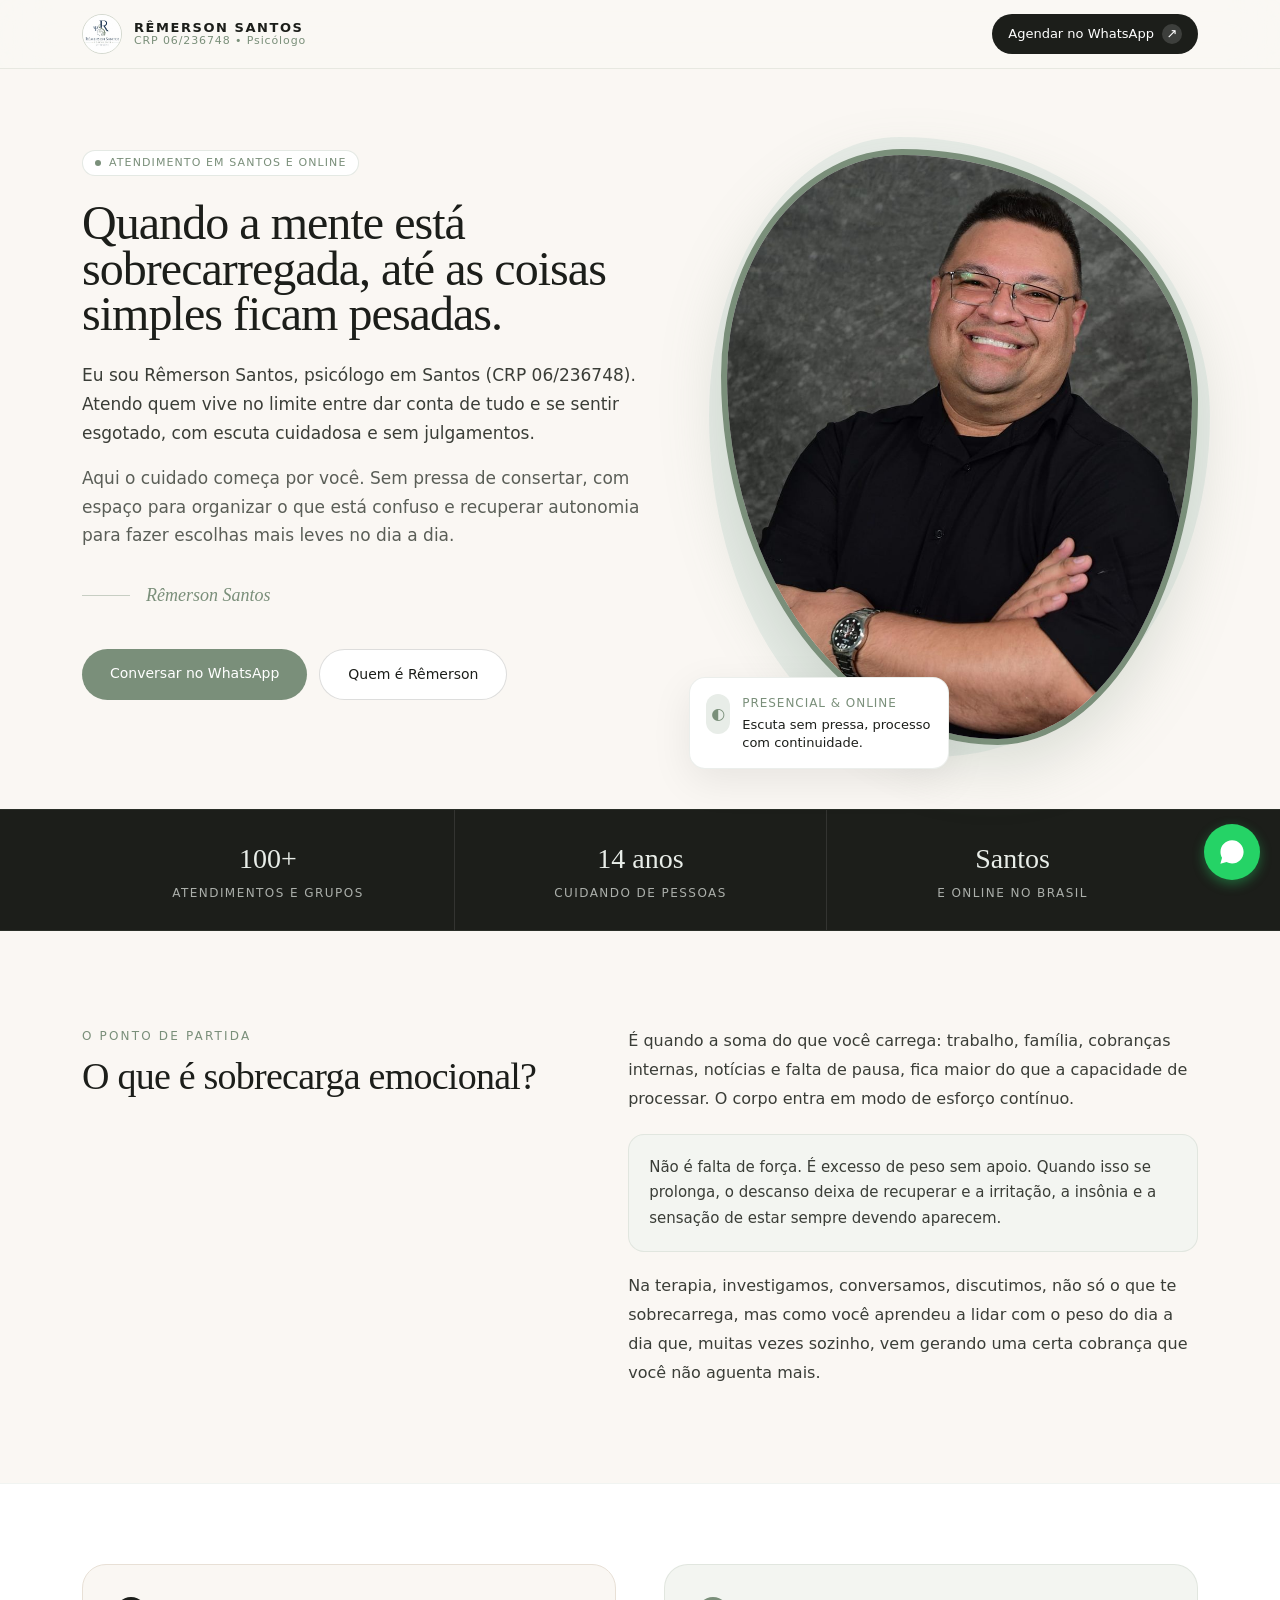
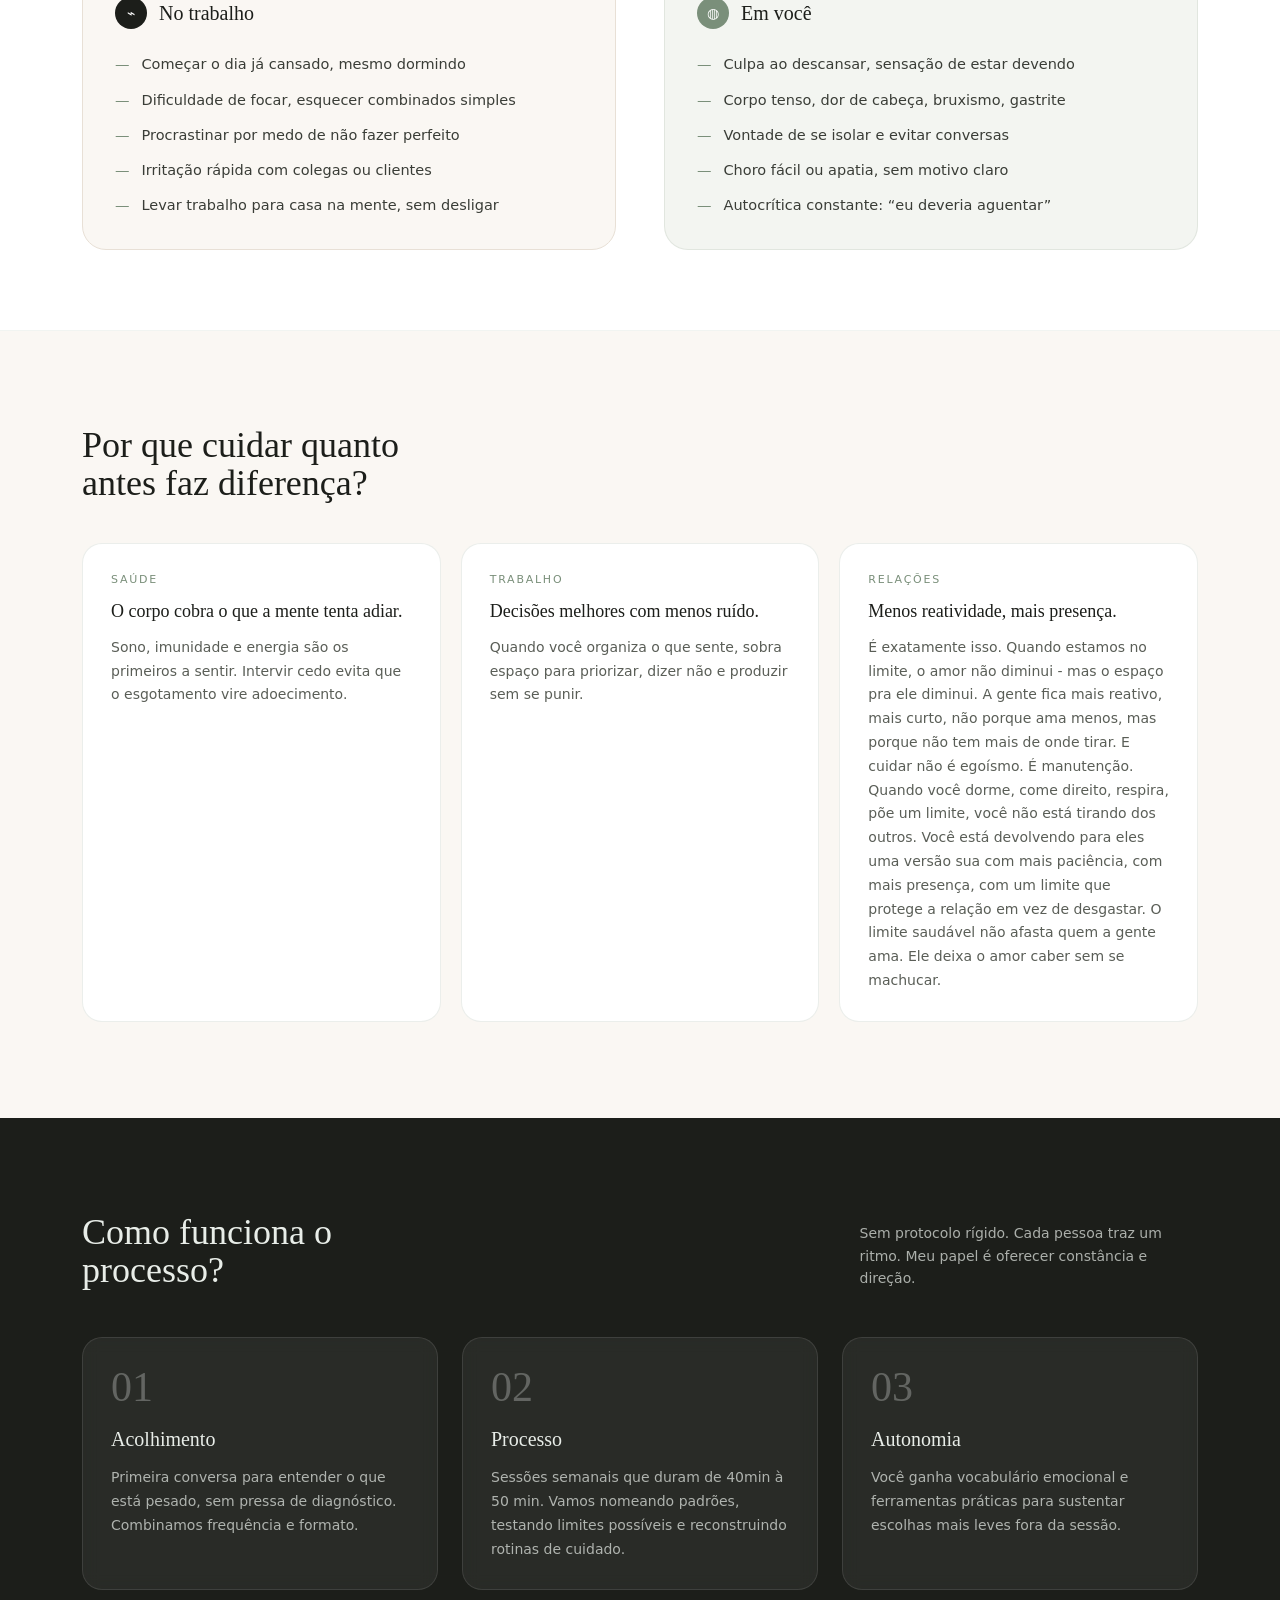
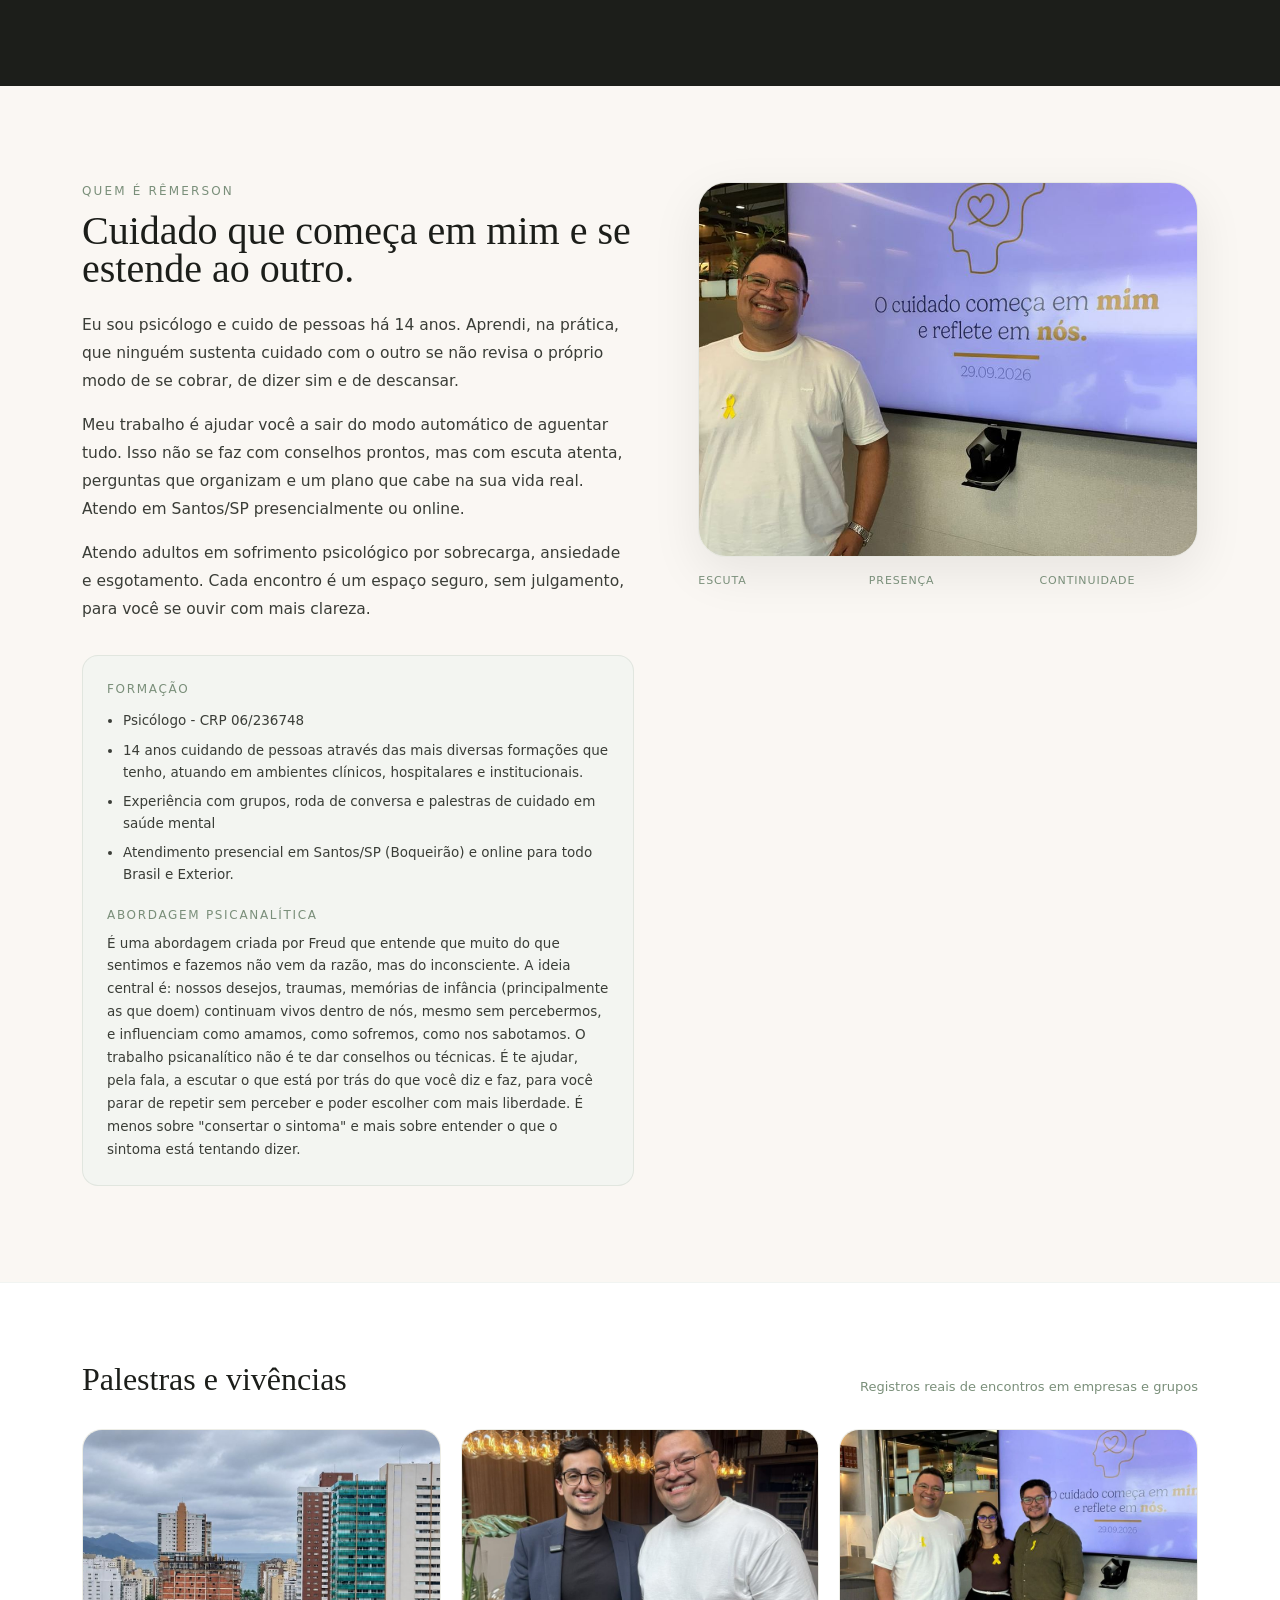
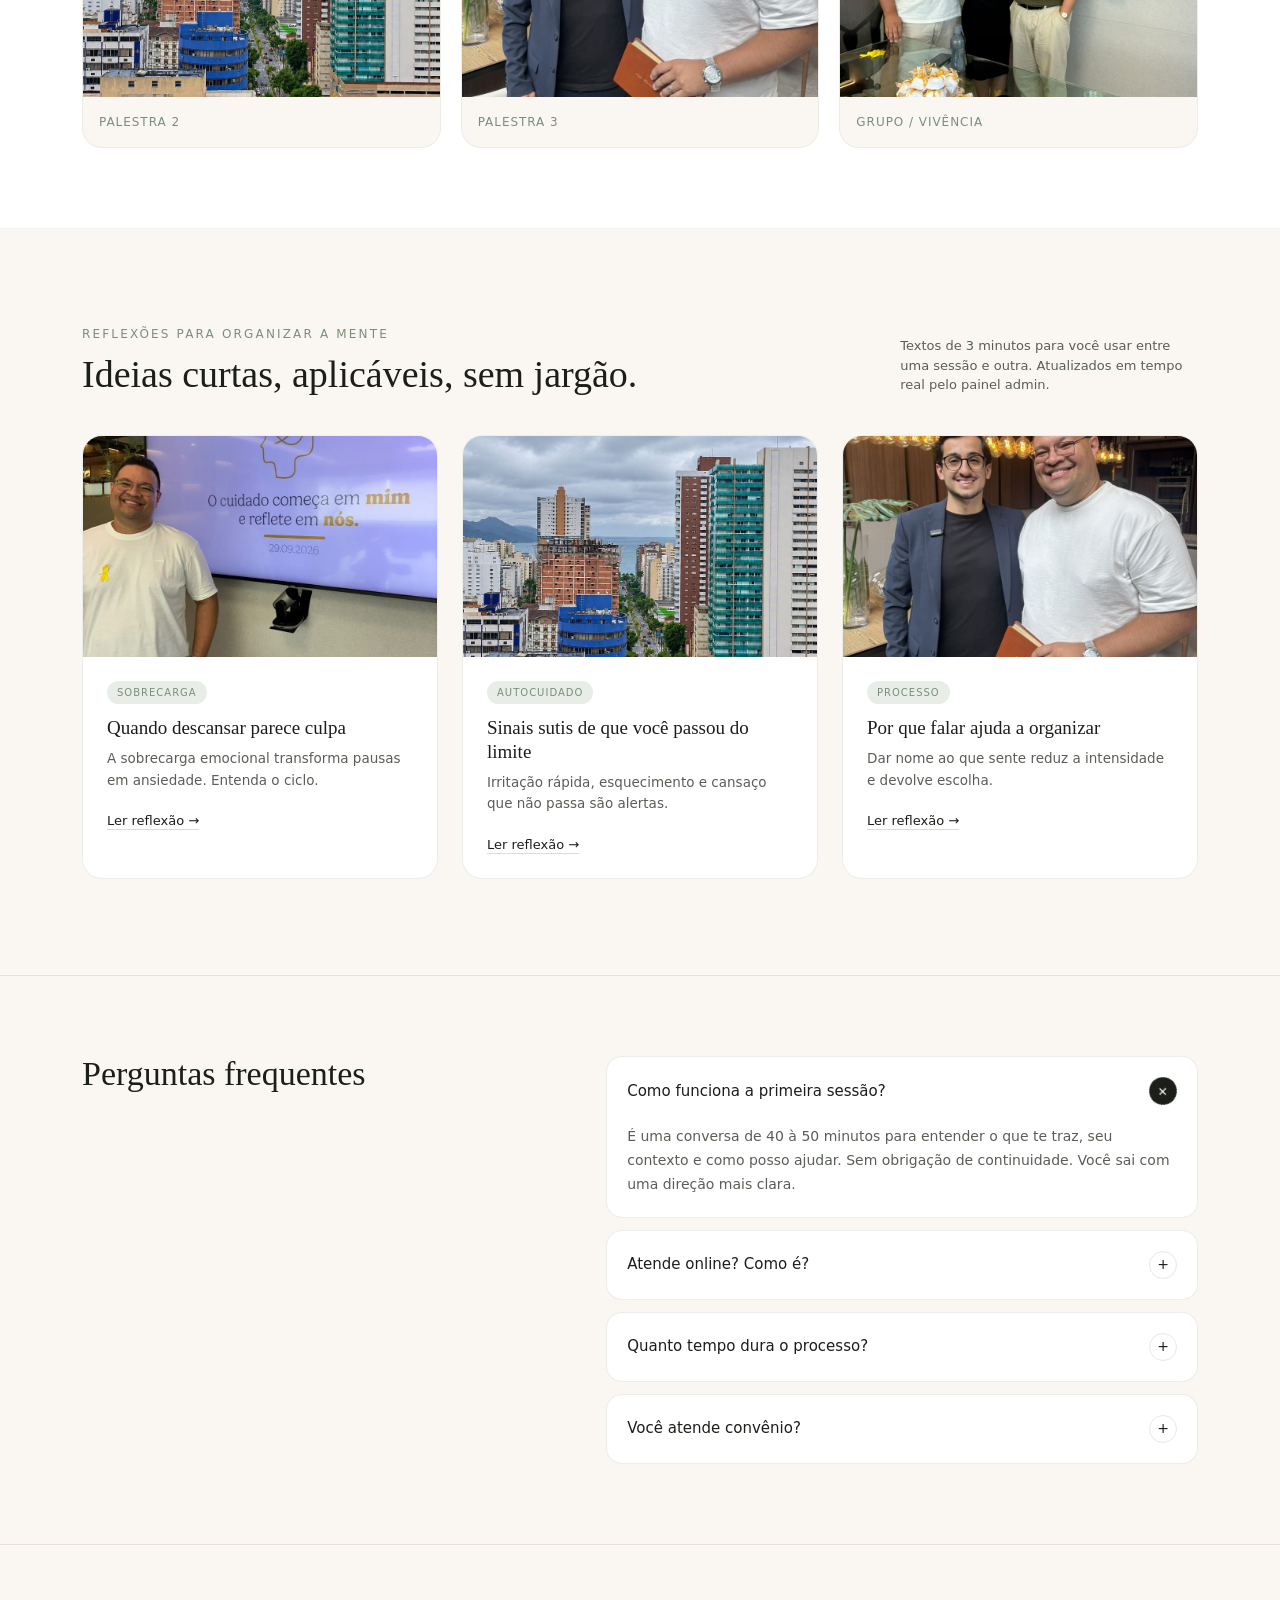
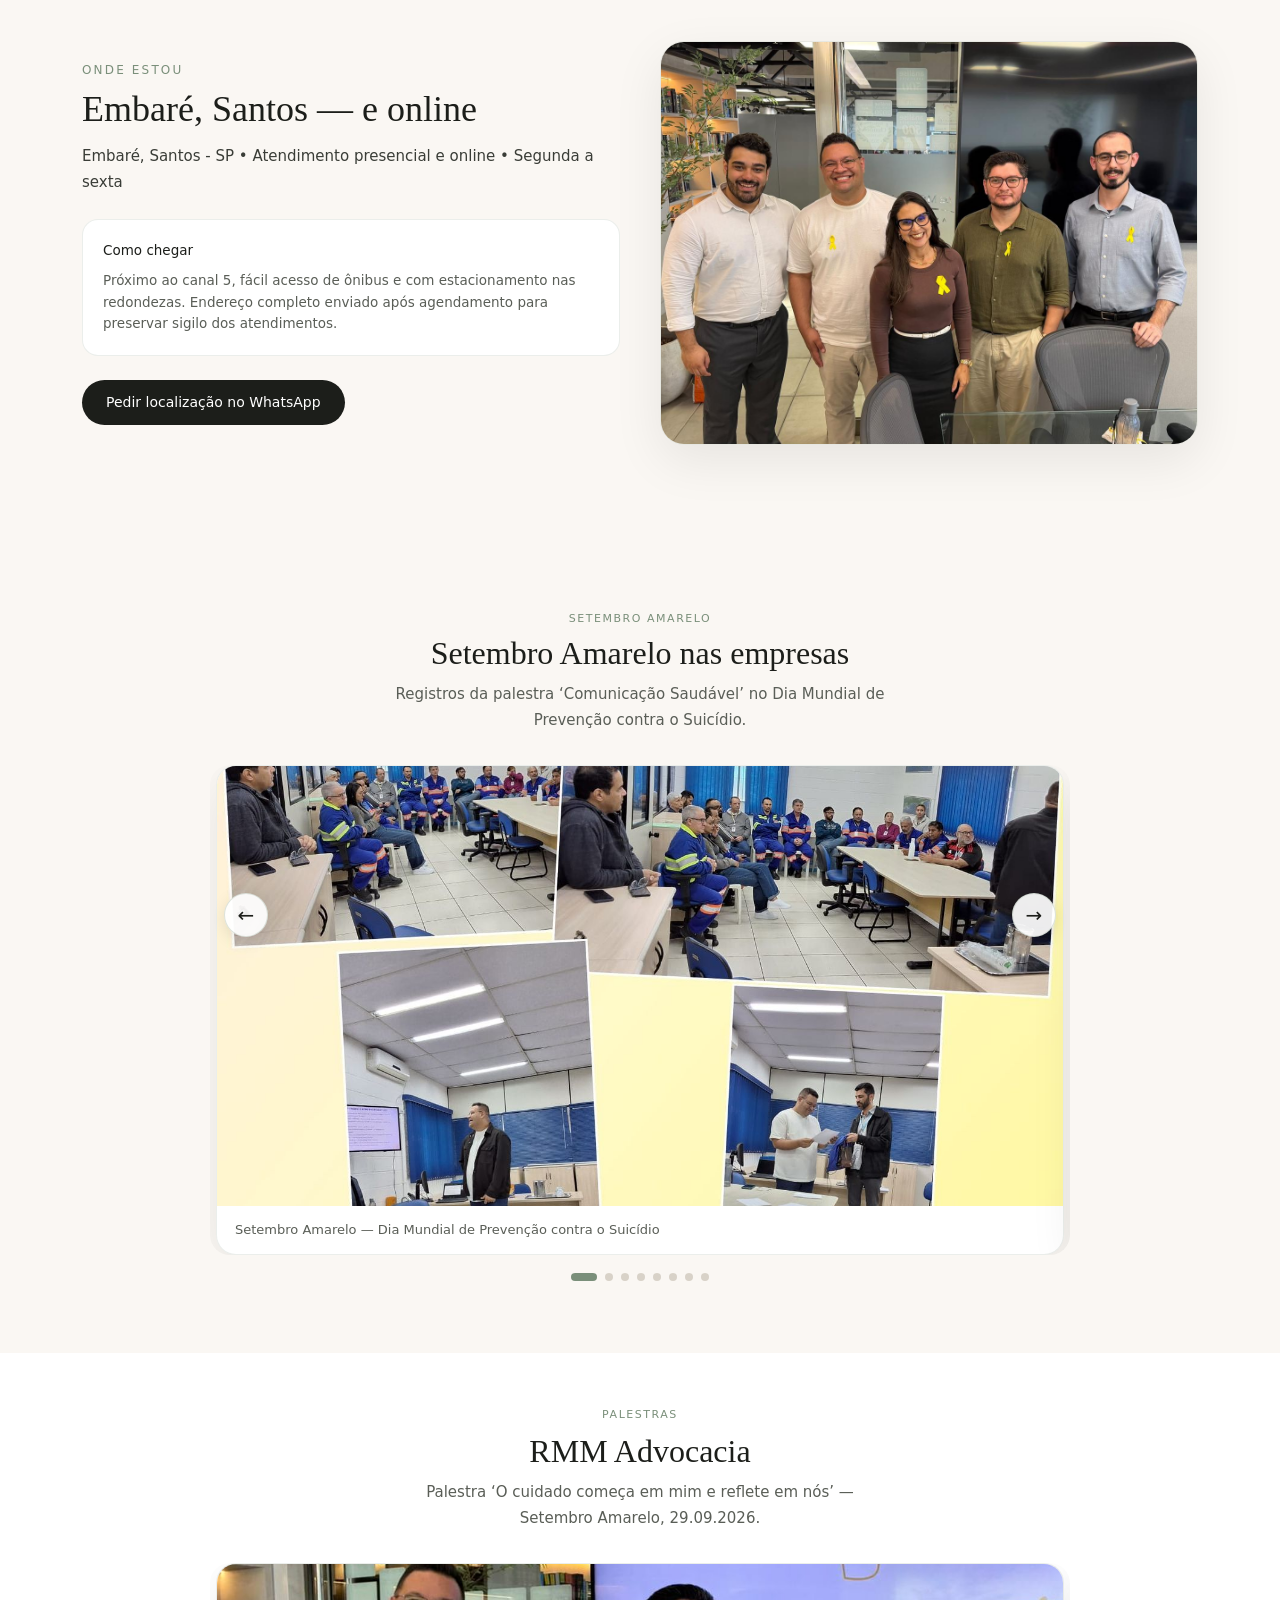
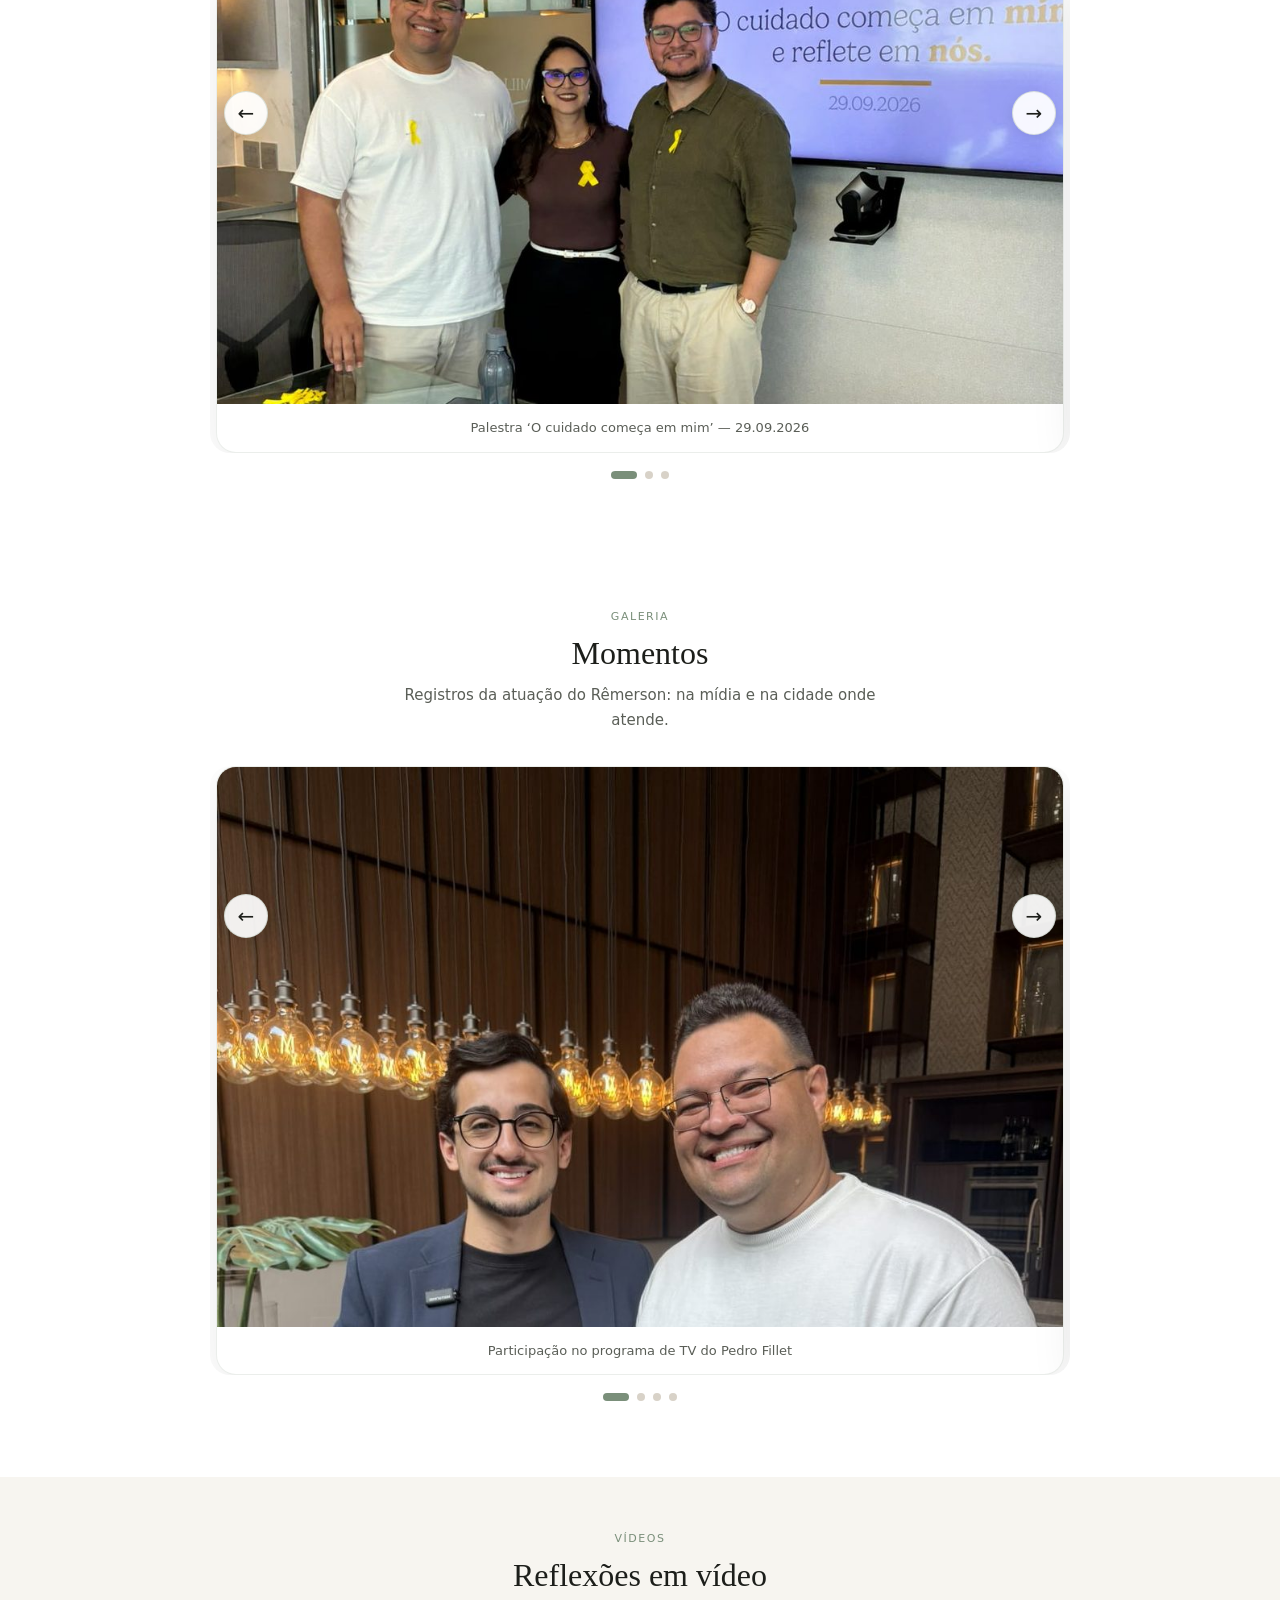
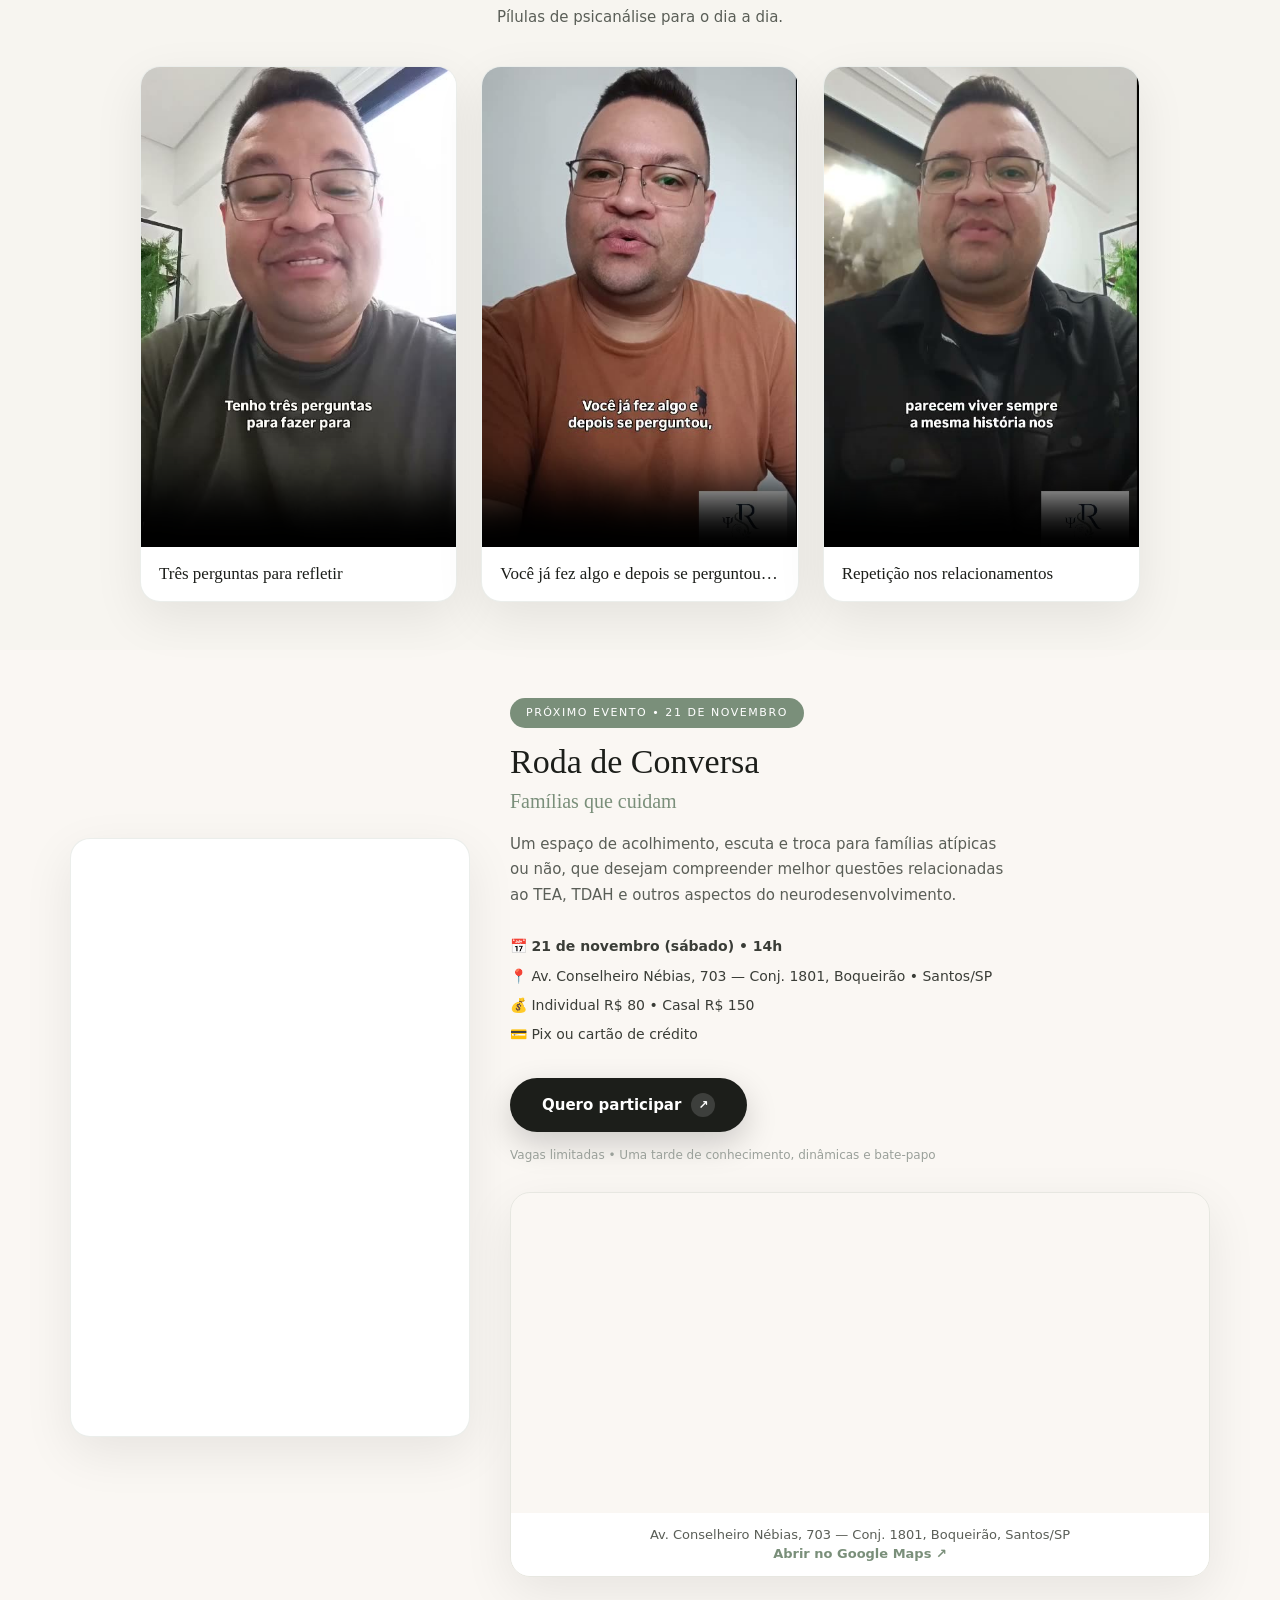
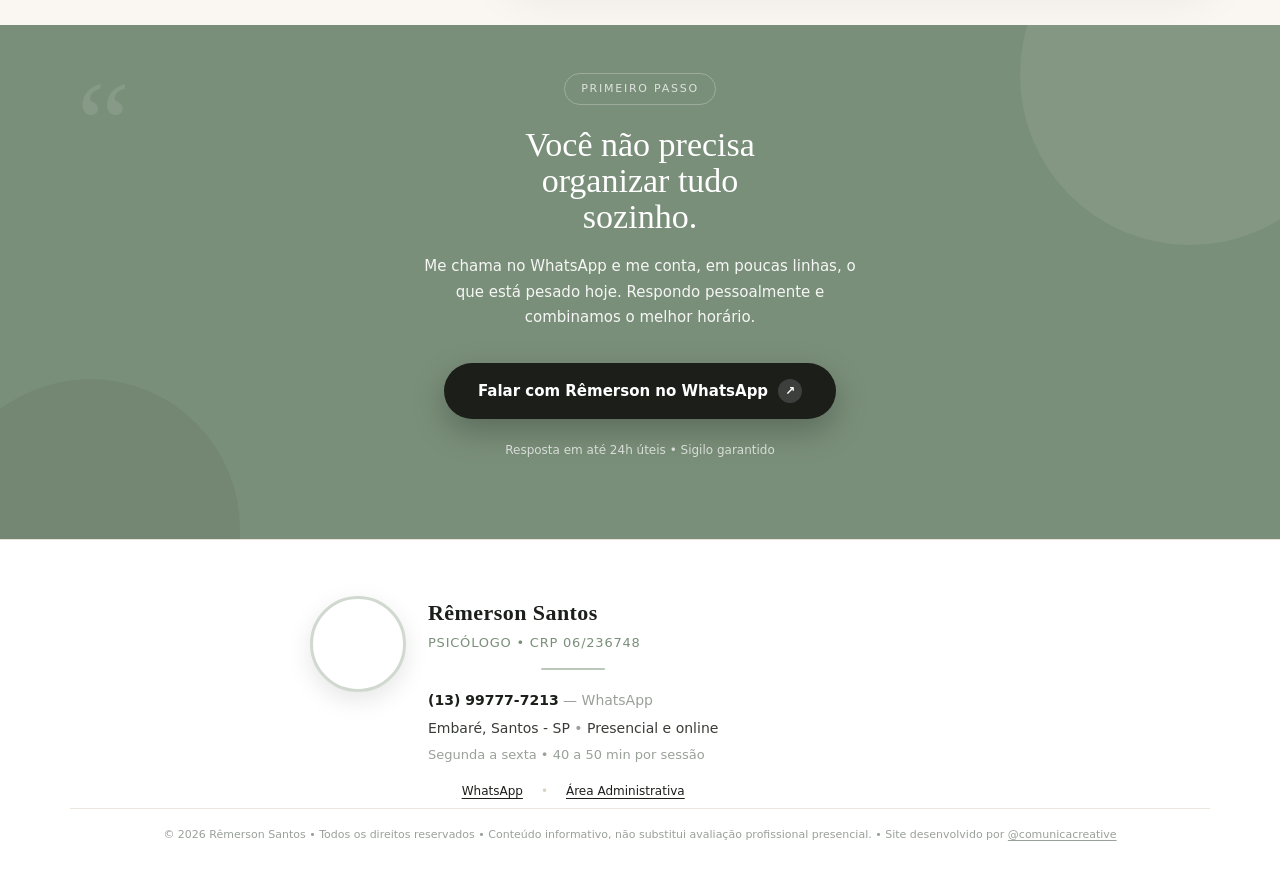
<file: RemersonSantos/index.html>
<!DOCTYPE html>
<html lang="pt-BR">
<head>
  <meta charset="UTF-8">
  <meta name="viewport" content="width=device-width, initial-scale=1">
  <title>Rêmerson Santos | Psicólogo em Santos — CRP 06/236748</title>
  <meta name="description" content="Rêmerson Santos, psicólogo em Santos (CRP 06/236748). Atendimento para sobrecarga emocional, ansiedade e esgotamento — presencial no Embaré e online para todo o Brasil. Agende no WhatsApp.">
  <meta name="robots" content="index, follow, max-image-preview:large">
  <link rel="canonical" href="https://remerson.netlify.app/">
  <meta name="theme-color" content="#7A8F7A">
  <link rel="icon" type="image/png" href="images/favicon.png">
  <meta property="og:type" content="website">
  <meta property="og:locale" content="pt_BR">
  <meta property="og:site_name" content="Rêmerson Santos — Psicólogo">
  <meta property="og:title" content="Rêmerson Santos | Psicólogo em Santos — CRP 06/236748">
  <meta property="og:description" content="Quando a mente está sobrecarregada, até as coisas simples ficam pesadas. Atendimento presencial no Embaré, Santos e online para todo o Brasil.">
  <meta property="og:url" content="https://remerson.netlify.app/">
  <meta property="og:image" content="https://remerson.netlify.app/RemersonSantos/images/foto-hero.jpg">
  <meta property="og:image:alt" content="Rêmerson Santos, psicólogo em Santos">
  <meta name="twitter:card" content="summary_large_image">
  <meta name="twitter:title" content="Rêmerson Santos | Psicólogo em Santos">
  <meta name="twitter:description" content="Atendimento para sobrecarga emocional, ansiedade e esgotamento. Presencial no Embaré e online.">
  <meta name="twitter:image" content="https://remerson.netlify.app/RemersonSantos/images/foto-hero.jpg">
  <script type="application/ld+json">
  {
    "@context": "https://schema.org",
    "@type": "Psychologist",
    "name": "Rêmerson Santos",
    "description": "Psicólogo em Santos (CRP 06/236748). Atendimento para sobrecarga emocional, ansiedade e esgotamento, presencial no Embaré e online para todo o Brasil.",
    "url": "https://remerson.netlify.app/",
    "image": "https://remerson.netlify.app/RemersonSantos/images/foto-hero.jpg",
    "telephone": "+55-13-99777-7213",
    "priceRange": "$$",
    "address": {
      "@type": "PostalAddress",
      "addressLocality": "Santos",
      "addressRegion": "SP",
      "addressCountry": "BR"
    },
    "geo": { "@type": "GeoCoordinates", "latitude": -23.96, "longitude": -46.33 },
    "openingHoursSpecification": {
      "@type": "OpeningHoursSpecification",
      "dayOfWeek": ["Monday","Tuesday","Wednesday","Thursday","Friday"],
      "opens": "08:00", "closes": "20:00"
    },
    "sameAs": []
  }
  </script>
<script type="application/ld+json">
{"@context":"https://schema.org","@type":"VideoObject",
 "name":"Palestra no CAMPS Santos \u2014 Setembro Amarelo",
 "description":"Resumo da palestra sobre comunica\u00e7\u00e3o saud\u00e1vel, express\u00e3o das emo\u00e7\u00f5es e valoriza\u00e7\u00e3o da vida com os aprendizes do CAMPS Santos.",
 "thumbnailUrl":"https://remerson.netlify.app/RemersonSantos/video/palestra-camps-poster.jpg",
 "uploadDate":"2026-10-21","duration":"PT1M10S",
 "contentUrl":"https://remerson.netlify.app/RemersonSantos/video/palestra-camps.mp4"}
</script>
<script type="application/ld+json">
{"@context":"https://schema.org","@type":"Event",
 "name":"Roda de Conversa \u2014 Fam\u00edlias que Cuidam",
 "description":"Um espa\u00e7o de acolhimento, escuta e troca para fam\u00edlias at\u00edpicas ou n\u00e3o, que desejam compreender melhor quest\u00f5es relacionadas ao TEA, TDAH e outros aspectos do neurodesenvolvimento.",
 "startDate":"2026-11-21T14:00:00-03:00",
 "eventStatus":"https://schema.org/EventScheduled",
 "location":{"@type":"Place","name":"Av. Conselheiro N\u00e9bias, 703 \u2014 Conj. 1801",
  "address":{"@type":"PostalAddress","streetAddress":"Av. Conselheiro N\u00e9bias, 703 \u2014 Conj. 1801, Boqueir\u00e3o",
   "addressLocality":"Santos","addressRegion":"SP","addressCountry":"BR"}},
 "organizer":{"@type":"Person","name":"R\u00eamerson Santos"},
 "offers":[
  {"@type":"Offer","name":"Individual","price":"80.00","priceCurrency":"BRL","availability":"https://schema.org/InStock"},
  {"@type":"Offer","name":"Casal","price":"150.00","priceCurrency":"BRL","availability":"https://schema.org/InStock"}]}
</script>
  <style>*,:after,:before{--tw-border-spacing-x:0;--tw-border-spacing-y:0;--tw-translate-x:0;--tw-translate-y:0;--tw-rotate:0;--tw-skew-x:0;--tw-skew-y:0;--tw-scale-x:1;--tw-scale-y:1;--tw-pan-x: ;--tw-pan-y: ;--tw-pinch-zoom: ;--tw-scroll-snap-strictness:proximity;--tw-gradient-from-position: ;--tw-gradient-via-position: ;--tw-gradient-to-position: ;--tw-ordinal: ;--tw-slashed-zero: ;--tw-numeric-figure: ;--tw-numeric-spacing: ;--tw-numeric-fraction: ;--tw-ring-inset: ;--tw-ring-offset-width:0px;--tw-ring-offset-color:#fff;--tw-ring-color:rgba(59,130,246,.5);--tw-ring-offset-shadow:0 0 #0000;--tw-ring-shadow:0 0 #0000;--tw-shadow:0 0 #0000;--tw-shadow-colored:0 0 #0000;--tw-blur: ;--tw-brightness: ;--tw-contrast: ;--tw-grayscale: ;--tw-hue-rotate: ;--tw-invert: ;--tw-saturate: ;--tw-sepia: ;--tw-drop-shadow: ;--tw-backdrop-blur: ;--tw-backdrop-brightness: ;--tw-backdrop-contrast: ;--tw-backdrop-grayscale: ;--tw-backdrop-hue-rotate: ;--tw-backdrop-invert: ;--tw-backdrop-opacity: ;--tw-backdrop-saturate: ;--tw-backdrop-sepia: ;--tw-contain-size: ;--tw-contain-layout: ;--tw-contain-paint: ;--tw-contain-style: }::backdrop{--tw-border-spacing-x:0;--tw-border-spacing-y:0;--tw-translate-x:0;--tw-translate-y:0;--tw-rotate:0;--tw-skew-x:0;--tw-skew-y:0;--tw-scale-x:1;--tw-scale-y:1;--tw-pan-x: ;--tw-pan-y: ;--tw-pinch-zoom: ;--tw-scroll-snap-strictness:proximity;--tw-gradient-from-position: ;--tw-gradient-via-position: ;--tw-gradient-to-position: ;--tw-ordinal: ;--tw-slashed-zero: ;--tw-numeric-figure: ;--tw-numeric-spacing: ;--tw-numeric-fraction: ;--tw-ring-inset: ;--tw-ring-offset-width:0px;--tw-ring-offset-color:#fff;--tw-ring-color:rgba(59,130,246,.5);--tw-ring-offset-shadow:0 0 #0000;--tw-ring-shadow:0 0 #0000;--tw-shadow:0 0 #0000;--tw-shadow-colored:0 0 #0000;--tw-blur: ;--tw-brightness: ;--tw-contrast: ;--tw-grayscale: ;--tw-hue-rotate: ;--tw-invert: ;--tw-saturate: ;--tw-sepia: ;--tw-drop-shadow: ;--tw-backdrop-blur: ;--tw-backdrop-brightness: ;--tw-backdrop-contrast: ;--tw-backdrop-grayscale: ;--tw-backdrop-hue-rotate: ;--tw-backdrop-invert: ;--tw-backdrop-opacity: ;--tw-backdrop-saturate: ;--tw-backdrop-sepia: ;--tw-contain-size: ;--tw-contain-layout: ;--tw-contain-paint: ;--tw-contain-style: }/*! tailwindcss v3.4.18 | MIT License | https://tailwindcss.com*/*,:after,:before{box-sizing:border-box;border:0 solid #e5e7eb}:after,:before{--tw-content:""}:host,html{line-height:1.5;-webkit-text-size-adjust:100%;-moz-tab-size:4;-o-tab-size:4;tab-size:4;font-family:ui-sans-serif,system-ui,sans-serif,Apple Color Emoji,Segoe UI Emoji,Segoe UI Symbol,Noto Color Emoji;font-feature-settings:normal;font-variation-settings:normal;-webkit-tap-highlight-color:transparent}body{line-height:inherit}hr{height:0;color:inherit;border-top-width:1px}abbr:where([title]){-webkit-text-decoration:underline dotted;text-decoration:underline dotted}h1,h2,h3,h4,h5,h6{font-size:inherit;font-weight:inherit}a{color:inherit;text-decoration:inherit}b,strong{font-weight:bolder}code,kbd,pre,samp{font-family:ui-monospace,SFMono-Regular,Menlo,Monaco,Consolas,Liberation Mono,Courier New,monospace;font-feature-settings:normal;font-variation-settings:normal;font-size:1em}small{font-size:80%}sub,sup{font-size:75%;line-height:0;position:relative;vertical-align:baseline}sub{bottom:-.25em}sup{top:-.5em}table{text-indent:0;border-color:inherit;border-collapse:collapse}button,input,optgroup,select,textarea{font-family:inherit;font-feature-settings:inherit;font-variation-settings:inherit;font-size:100%;font-weight:inherit;line-height:inherit;letter-spacing:inherit;color:inherit;margin:0;padding:0}button,select{text-transform:none}button,input:where([type=button]),input:where([type=reset]),input:where([type=submit]){-webkit-appearance:button;background-color:transparent;background-image:none}:-moz-focusring{outline:auto}:-moz-ui-invalid{box-shadow:none}progress{vertical-align:baseline}::-webkit-inner-spin-button,::-webkit-outer-spin-button{height:auto}[type=search]{-webkit-appearance:textfield;outline-offset:-2px}::-webkit-search-decoration{-webkit-appearance:none}::-webkit-file-upload-button{-webkit-appearance:button;font:inherit}summary{display:list-item}blockquote,dd,dl,figure,h1,h2,h3,h4,h5,h6,hr,p,pre{margin:0}fieldset{margin:0}fieldset,legend{padding:0}menu,ol,ul{list-style:none;margin:0;padding:0}dialog{padding:0}textarea{resize:vertical}input::-moz-placeholder,textarea::-moz-placeholder{opacity:1;color:#9ca3af}input::placeholder,textarea::placeholder{opacity:1;color:#9ca3af}[role=button],button{cursor:pointer}:disabled{cursor:default}audio,canvas,embed,iframe,img,object,svg,video{display:block;vertical-align:middle}img,video{max-width:100%;height:auto}[hidden]:where(:not([hidden=until-found])){display:none}.container{width:100%}@media (min-width:640px){.container{max-width:640px}}@media (min-width:768px){.container{max-width:768px}}@media (min-width:1024px){.container{max-width:1024px}}@media (min-width:1280px){.container{max-width:1280px}}@media (min-width:1536px){.container{max-width:1536px}}.fixed{position:fixed}.absolute{position:absolute}.relative{position:relative}.sticky{position:sticky}.-inset-3{inset:-.75rem}.inset-0{inset:0}.-bottom-6{bottom:-1.5rem}.-left-6{left:-1.5rem}.bottom-5{bottom:1.25rem}.left-5{left:1.25rem}.right-5{right:1.25rem}.top-0{top:0}.-z-10{z-index:-10}.z-30{z-index:30}.z-40{z-index:40}.z-50{z-index:50}.z-\[55\]{z-index:55}.z-\[60\]{z-index:60}.z-\[70\]{z-index:70}.z-\[80\]{z-index:80}.order-1{order:1}.order-2{order:2}.col-span-2{grid-column:span 2/span 2}.mx-auto{margin-left:auto;margin-right:auto}.my-8{margin-top:2rem;margin-bottom:2rem}.mb-4{margin-bottom:1rem}.mb-6{margin-bottom:1.5rem}.mt-0\.5{margin-top:.125rem}.mt-1{margin-top:.25rem}.mt-10{margin-top:2.5rem}.mt-12{margin-top:3rem}.mt-2{margin-top:.5rem}.mt-3{margin-top:.75rem}.mt-4{margin-top:1rem}.mt-5{margin-top:1.25rem}.mt-6{margin-top:1.5rem}.mt-8{margin-top:2rem}.line-clamp-3{overflow:hidden;display:-webkit-box;-webkit-box-orient:vertical;-webkit-line-clamp:3}.flex{display:flex}.inline-flex{display:inline-flex}.grid{display:grid}.hidden{display:none}.aspect-\[16\/10\]{aspect-ratio:16/10}.aspect-\[16\/9\]{aspect-ratio:16/9}.aspect-\[4\/3\]{aspect-ratio:4/3}.aspect-\[4\/5\]{aspect-ratio:4/5}.h-1\.5{height:.375rem}.h-10{height:2.5rem}.h-14{height:3.5rem}.h-32{height:8rem}.h-5{height:1.25rem}.h-6{height:1.5rem}.h-7{height:1.75rem}.h-8{height:2rem}.h-\[68px\]{height:68px}.h-full{height:100%}.h-px{height:1px}.min-h-\[120px\]{min-height:120px}.min-h-\[70px\]{min-height:70px}.min-h-\[80px\]{min-height:80px}.min-h-\[90px\]{min-height:90px}.min-h-screen{min-height:100vh}.w-1\.5{width:.375rem}.w-10{width:2.5rem}.w-12{width:3rem}.w-14{width:3.5rem}.w-5{width:1.25rem}.w-6{width:1.5rem}.w-7{width:1.75rem}.w-8{width:2rem}.w-\[280px\]{width:280px}.w-\[92\%\]{width:92%}.w-\[94\%\]{width:94%}.w-full{width:100%}.min-w-0{min-width:0}.max-w-\[1180px\]{max-width:1180px}.max-w-\[14ch\]{max-width:14ch}.max-w-\[16ch\]{max-width:16ch}.max-w-\[20ch\]{max-width:20ch}.max-w-\[260px\]{max-width:260px}.max-w-\[360px\]{max-width:360px}.max-w-\[36ch\]{max-width:36ch}.max-w-\[380px\]{max-width:380px}.max-w-\[38ch\]{max-width:38ch}.max-w-\[46ch\]{max-width:46ch}.max-w-\[480px\]{max-width:480px}.max-w-\[50ch\]{max-width:50ch}.max-w-\[52ch\]{max-width:52ch}.max-w-\[720px\]{max-width:720px}.flex-1{flex:1 1 0%}.rotate-45{--tw-rotate:45deg;transform:translate(var(--tw-translate-x),var(--tw-translate-y)) rotate(var(--tw-rotate)) skewX(var(--tw-skew-x)) skewY(var(--tw-skew-y)) scaleX(var(--tw-scale-x)) scaleY(var(--tw-scale-y))}@keyframes pulse{50%{opacity:.5}}.animate-pulse{animation:pulse 2s cubic-bezier(.4,0,.6,1) infinite}.cursor-pointer{cursor:pointer}.list-disc{list-style-type:disc}.grid-cols-2{grid-template-columns:repeat(2,minmax(0,1fr))}.grid-cols-3{grid-template-columns:repeat(3,minmax(0,1fr))}.flex-col{flex-direction:column}.place-items-center{place-items:center}.items-start{align-items:flex-start}.items-end{align-items:flex-end}.items-center{align-items:center}.justify-end{justify-content:flex-end}.justify-between{justify-content:space-between}.gap-10{gap:2.5rem}.gap-2{gap:.5rem}.gap-3{gap:.75rem}.gap-4{gap:1rem}.gap-5{gap:1.25rem}.gap-6{gap:1.5rem}.gap-8{gap:2rem}.space-y-2>:not([hidden])~:not([hidden]){--tw-space-y-reverse:0;margin-top:calc(.5rem*(1 - var(--tw-space-y-reverse)));margin-bottom:calc(.5rem*var(--tw-space-y-reverse))}.space-y-3>:not([hidden])~:not([hidden]){--tw-space-y-reverse:0;margin-top:calc(.75rem*(1 - var(--tw-space-y-reverse)));margin-bottom:calc(.75rem*var(--tw-space-y-reverse))}.space-y-4>:not([hidden])~:not([hidden]){--tw-space-y-reverse:0;margin-top:calc(1rem*(1 - var(--tw-space-y-reverse)));margin-bottom:calc(1rem*var(--tw-space-y-reverse))}.space-y-5>:not([hidden])~:not([hidden]){--tw-space-y-reverse:0;margin-top:calc(1.25rem*(1 - var(--tw-space-y-reverse)));margin-bottom:calc(1.25rem*var(--tw-space-y-reverse))}.divide-x>:not([hidden])~:not([hidden]){--tw-divide-x-reverse:0;border-right-width:calc(1px*var(--tw-divide-x-reverse));border-left-width:calc(1px*(1 - var(--tw-divide-x-reverse)))}.divide-white\/10>:not([hidden])~:not([hidden]){border-color:hsla(0,0%,100%,.1)}.overflow-auto{overflow:auto}.overflow-hidden,.truncate{overflow:hidden}.truncate{text-overflow:ellipsis;white-space:nowrap}.whitespace-pre-line{white-space:pre-line}.rounded-2xl{border-radius:1rem}.rounded-\[10px\]{border-radius:10px}.rounded-\[12px\]{border-radius:12px}.rounded-\[14px\]{border-radius:14px}.rounded-\[16px\]{border-radius:16px}.rounded-\[20px\]{border-radius:20px}.rounded-\[24px\]{border-radius:24px}.rounded-\[28px\]{border-radius:28px}.rounded-\[38\%_62\%_42\%_58\%_\/_38\%_42\%_58\%_62\%\]{border-radius:38% 62% 42% 58%/38% 42% 58% 62%}.rounded-\[38\%_62\%_55\%_45\%_\/_45\%_45\%_55\%_55\%\]{border-radius:38% 62% 55% 45%/45% 45% 55% 55%}.rounded-\[8px\]{border-radius:8px}.rounded-full{border-radius:9999px}.rounded-xl{border-radius:.75rem}.border{border-width:1px}.border-\[6px\]{border-width:6px}.border-y{border-top-width:1px}.border-b,.border-y{border-bottom-width:1px}.border-t{border-top-width:1px}.border-\[\#122B4D\]\/15{border-color:rgba(18,43,77,.15)}.border-\[\#1C1E1A\]{--tw-border-opacity:1;border-color:rgb(28 30 26/var(--tw-border-opacity,1))}.border-\[\#1C1E1A\]\/15{border-color:rgba(28,30,26,.15)}.border-\[\#7A8F7A\]{--tw-border-opacity:1;border-color:rgb(122 143 122/var(--tw-border-opacity,1))}.border-\[\#7A8F7A\]\/10{border-color:hsla(120,9%,52%,.1)}.border-\[\#7A8F7A\]\/15{border-color:hsla(120,9%,52%,.15)}.border-\[\#7A8F7A\]\/20{border-color:hsla(120,9%,52%,.2)}.border-\[\#7A8F7A\]\/30{border-color:hsla(120,9%,52%,.3)}.border-\[\#E8E0D6\]{--tw-border-opacity:1;border-color:rgb(232 224 214/var(--tw-border-opacity,1))}.border-red-200{--tw-border-opacity:1;border-color:rgb(254 202 202/var(--tw-border-opacity,1))}.border-white\/10{border-color:hsla(0,0%,100%,.1)}.bg-\[\#122B4D\]{--tw-bg-opacity:1;background-color:rgb(18 43 77/var(--tw-bg-opacity,1))}.bg-\[\#122B4D\]\/\[0\.06\]{background-color:rgba(18,43,77,.06)}.bg-\[\#1C1E1A\]{--tw-bg-opacity:1;background-color:rgb(28 30 26/var(--tw-bg-opacity,1))}.bg-\[\#7A8F7A\]{--tw-bg-opacity:1;background-color:rgb(122 143 122/var(--tw-bg-opacity,1))}.bg-\[\#7A8F7A\]\/40{background-color:hsla(120,9%,52%,.4)}.bg-\[\#E8EDE8\]{--tw-bg-opacity:1;background-color:rgb(232 237 232/var(--tw-bg-opacity,1))}.bg-\[\#F3F5F1\]{--tw-bg-opacity:1;background-color:rgb(243 245 241/var(--tw-bg-opacity,1))}.bg-\[\#FAF7F3\]{--tw-bg-opacity:1;background-color:rgb(250 247 243/var(--tw-bg-opacity,1))}.bg-\[rgba\(250\2c 247\2c 243\2c 0\.85\)\]{background-color:hsla(34,41%,97%,.85)}.bg-\[var\(--bg\)\]{background-color:var(--bg)}.bg-black\/20{background-color:rgba(0,0,0,.2)}.bg-black\/30{background-color:rgba(0,0,0,.3)}.bg-black\/40{background-color:rgba(0,0,0,.4)}.bg-red-50{--tw-bg-opacity:1;background-color:rgb(254 242 242/var(--tw-bg-opacity,1))}.bg-white{--tw-bg-opacity:1;background-color:rgb(255 255 255/var(--tw-bg-opacity,1))}.bg-white\/15{background-color:hsla(0,0%,100%,.15)}.bg-white\/\[0\.06\]{background-color:hsla(0,0%,100%,.06)}.object-contain{-o-object-fit:contain;object-fit:contain}.object-cover{-o-object-fit:cover;object-fit:cover}.p-2{padding:.5rem}.p-2\.5{padding:.625rem}.p-3{padding:.75rem}.p-4{padding:1rem}.p-5{padding:1.25rem}.p-6{padding:1.5rem}.p-7{padding:1.75rem}.px-2\.5{padding-left:.625rem;padding-right:.625rem}.px-3{padding-left:.75rem;padding-right:.75rem}.px-4{padding-left:1rem;padding-right:1rem}.px-5{padding-left:1.25rem;padding-right:1.25rem}.px-6{padding-left:1.5rem;padding-right:1.5rem}.px-7{padding-left:1.75rem;padding-right:1.75rem}.px-8{padding-left:2rem;padding-right:2rem}.py-0\.5{padding-top:.125rem;padding-bottom:.125rem}.py-1{padding-top:.25rem;padding-bottom:.25rem}.py-12{padding-top:3rem;padding-bottom:3rem}.py-16{padding-top:4rem;padding-bottom:4rem}.py-2{padding-top:.5rem;padding-bottom:.5rem}.py-2\.5{padding-top:.625rem;padding-bottom:.625rem}.py-3{padding-top:.75rem;padding-bottom:.75rem}.py-3\.5{padding-top:.875rem;padding-bottom:.875rem}.py-4{padding-top:1rem;padding-bottom:1rem}.py-5{padding-top:1.25rem;padding-bottom:1.25rem}.pb-12{padding-bottom:3rem}.pb-5{padding-bottom:1.25rem}.pl-4{padding-left:1rem}.pt-12{padding-top:3rem}.pt-4{padding-top:1rem}.pt-6{padding-top:1.5rem}.text-left{text-align:left}.text-center{text-align:center}.font-mono{font-family:ui-monospace,SFMono-Regular,Menlo,Monaco,Consolas,Liberation Mono,Courier New,monospace}.font-sans{font-family:ui-sans-serif,system-ui,sans-serif,Apple Color Emoji,Segoe UI Emoji,Segoe UI Symbol,Noto Color Emoji}.font-serif{font-family:ui-serif,Georgia,Cambria,Times New Roman,Times,serif}.text-\[10px\]{font-size:10px}.text-\[11px\]{font-size:11px}.text-\[12px\]{font-size:12px}.text-\[13\.5px\]{font-size:13.5px}.text-\[13px\]{font-size:13px}.text-\[14\.5px\]{font-size:14.5px}.text-\[14px\]{font-size:14px}.text-\[15\.5px\]{font-size:15.5px}.text-\[15px\]{font-size:15px}.text-\[16px\]{font-size:16px}.text-\[18px\]{font-size:18px}.text-\[19px\]{font-size:19px}.text-\[20px\]{font-size:20px}.text-\[22px\]{font-size:22px}.text-\[26px\]{font-size:26px}.text-\[28px\]{font-size:28px}.text-\[30px\]{font-size:30px}.text-\[32px\]{font-size:32px}.text-\[34px\]{font-size:34px}.text-\[42px\]{font-size:42px}.font-\[300\]{font-weight:300}.font-\[600\]{font-weight:600}.font-medium{font-weight:500}.uppercase{text-transform:uppercase}.italic{font-style:italic}.leading-\[0\.95\]{line-height:.95}.leading-\[0\.9\]{line-height:.9}.leading-\[1\.05\]{line-height:1.05}.leading-\[1\.1\]{line-height:1.1}.leading-\[1\.25\]{line-height:1.25}.leading-\[1\.3\]{line-height:1.3}.leading-\[1\.4\]{line-height:1.4}.leading-\[1\.5\]{line-height:1.5}.leading-\[1\.6\]{line-height:1.6}.leading-\[1\.7\]{line-height:1.7}.leading-\[1\.8\]{line-height:1.8}.leading-none{line-height:1}.tracking-\[-0\.02em\]{letter-spacing:-.02em}.tracking-\[0\.08em\]{letter-spacing:.08em}.tracking-\[0\.12em\]{letter-spacing:.12em}.tracking-\[0\.14em\]{letter-spacing:.14em}.tracking-\[0\.16em\]{letter-spacing:.16em}.tracking-\[0\.18em\]{letter-spacing:.18em}.tracking-\[0\.1em\]{letter-spacing:.1em}.text-\[\#122B4D\]{--tw-text-opacity:1;color:rgb(18 43 77/var(--tw-text-opacity,1))}.text-\[\#1C1E1A\]{--tw-text-opacity:1;color:rgb(28 30 26/var(--tw-text-opacity,1))}.text-\[\#3A3D37\]{--tw-text-opacity:1;color:rgb(58 61 55/var(--tw-text-opacity,1))}.text-\[\#5A5E57\]{--tw-text-opacity:1;color:rgb(90 94 87/var(--tw-text-opacity,1))}.text-\[\#7A8F7A\]{--tw-text-opacity:1;color:rgb(122 143 122/var(--tw-text-opacity,1))}.text-\[\#9AA09A\]{--tw-text-opacity:1;color:rgb(154 160 154/var(--tw-text-opacity,1))}.text-\[\#E8EDE8\]{--tw-text-opacity:1;color:rgb(232 237 232/var(--tw-text-opacity,1))}.text-\[var\(--text\)\]{color:var(--text)}.text-red-700{--tw-text-opacity:1;color:rgb(185 28 28/var(--tw-text-opacity,1))}.text-white{--tw-text-opacity:1;color:rgb(255 255 255/var(--tw-text-opacity,1))}.underline{text-decoration-line:underline}.decoration-\[\#7A8F7A\]\/30{text-decoration-color:hsla(120,9%,52%,.3)}.underline-offset-4{text-underline-offset:4px}.antialiased{-webkit-font-smoothing:antialiased;-moz-osx-font-smoothing:grayscale}.accent-\[\#7A8F7A\]{accent-color:#7a8f7a}.opacity-30{opacity:.3}.opacity-70{opacity:.7}.opacity-90{opacity:.9}.shadow-\[-20px_0_60px_rgba\(0\2c 0\2c 0\2c 0\.15\)\]{--tw-shadow:-20px 0 60px rgba(0,0,0,.15);--tw-shadow-colored:-20px 0 60px var(--tw-shadow-color);box-shadow:var(--tw-ring-offset-shadow,0 0 #0000),var(--tw-ring-shadow,0 0 #0000),var(--tw-shadow)}.shadow-\[-20px_0_60px_rgba\(0\2c 0\2c 0\2c 0\.2\)\]{--tw-shadow:-20px 0 60px rgba(0,0,0,.2);--tw-shadow-colored:-20px 0 60px var(--tw-shadow-color);box-shadow:var(--tw-ring-offset-shadow,0 0 #0000),var(--tw-ring-shadow,0 0 #0000),var(--tw-shadow)}.shadow-\[0_12px_30px_rgba\(0\2c 0\2c 0\2c 0\.25\)\]{--tw-shadow:0 12px 30px rgba(0,0,0,.25);--tw-shadow-colored:0 12px 30px var(--tw-shadow-color);box-shadow:var(--tw-ring-offset-shadow,0 0 #0000),var(--tw-ring-shadow,0 0 #0000),var(--tw-shadow)}.shadow-\[0_12px_40px_rgba\(0\2c 0\2c 0\2c 0\.08\)\]{--tw-shadow:0 12px 40px rgba(0,0,0,.08);--tw-shadow-colored:0 12px 40px var(--tw-shadow-color);box-shadow:var(--tw-ring-offset-shadow,0 0 #0000),var(--tw-ring-shadow,0 0 #0000),var(--tw-shadow)}.shadow-\[0_16px_50px_rgba\(0\2c 0\2c 0\2c 0\.08\)\]{--tw-shadow:0 16px 50px rgba(0,0,0,.08);--tw-shadow-colored:0 16px 50px var(--tw-shadow-color);box-shadow:var(--tw-ring-offset-shadow,0 0 #0000),var(--tw-ring-shadow,0 0 #0000),var(--tw-shadow)}.shadow-\[0_20px_60px_rgba\(0\2c 0\2c 0\2c 0\.2\)\]{--tw-shadow:0 20px 60px rgba(0,0,0,.2);--tw-shadow-colored:0 20px 60px var(--tw-shadow-color);box-shadow:var(--tw-ring-offset-shadow,0 0 #0000),var(--tw-ring-shadow,0 0 #0000),var(--tw-shadow)}.shadow-\[0_20px_60px_rgba\(122\2c 143\2c 122\2c 0\.25\)\]{--tw-shadow:0 20px 60px hsla(120,9%,52%,.25);--tw-shadow-colored:0 20px 60px var(--tw-shadow-color);box-shadow:var(--tw-ring-offset-shadow,0 0 #0000),var(--tw-ring-shadow,0 0 #0000),var(--tw-shadow)}.shadow-\[0_24px_80px_rgba\(0\2c 0\2c 0\2c 0\.25\)\]{--tw-shadow:0 24px 80px rgba(0,0,0,.25);--tw-shadow-colored:0 24px 80px var(--tw-shadow-color);box-shadow:var(--tw-ring-offset-shadow,0 0 #0000),var(--tw-ring-shadow,0 0 #0000),var(--tw-shadow)}.ring-2{--tw-ring-offset-shadow:var(--tw-ring-inset) 0 0 0 var(--tw-ring-offset-width) var(--tw-ring-offset-color);--tw-ring-shadow:var(--tw-ring-inset) 0 0 0 calc(2px + var(--tw-ring-offset-width)) var(--tw-ring-color);box-shadow:var(--tw-ring-offset-shadow),var(--tw-ring-shadow),var(--tw-shadow,0 0 #0000)}.ring-\[\#7A8F7A\]\/20{--tw-ring-color:hsla(120,9%,52%,.2)}.ring-\[\#7A8F7A\]\/30{--tw-ring-color:hsla(120,9%,52%,.3)}.ring-\[\#7A8F7A\]\/40{--tw-ring-color:hsla(120,9%,52%,.4)}.filter{filter:var(--tw-blur) var(--tw-brightness) var(--tw-contrast) var(--tw-grayscale) var(--tw-hue-rotate) var(--tw-invert) var(--tw-saturate) var(--tw-sepia) var(--tw-drop-shadow)}.backdrop-blur{--tw-backdrop-blur:blur(8px)}.backdrop-blur,.backdrop-blur-sm{backdrop-filter:var(--tw-backdrop-blur) var(--tw-backdrop-brightness) var(--tw-backdrop-contrast) var(--tw-backdrop-grayscale) var(--tw-backdrop-hue-rotate) var(--tw-backdrop-invert) var(--tw-backdrop-opacity) var(--tw-backdrop-saturate) var(--tw-backdrop-sepia)}.backdrop-blur-sm{--tw-backdrop-blur:blur(4px)}.backdrop-blur-xl{--tw-backdrop-blur:blur(24px);backdrop-filter:var(--tw-backdrop-blur) var(--tw-backdrop-brightness) var(--tw-backdrop-contrast) var(--tw-backdrop-grayscale) var(--tw-backdrop-hue-rotate) var(--tw-backdrop-invert) var(--tw-backdrop-opacity) var(--tw-backdrop-saturate) var(--tw-backdrop-sepia)}.transition-all{transition-property:all;transition-timing-function:cubic-bezier(.4,0,.2,1);transition-duration:.15s}.transition-colors{transition-property:color,background-color,border-color,text-decoration-color,fill,stroke;transition-timing-function:cubic-bezier(.4,0,.2,1);transition-duration:.15s}.transition-transform{transition-property:transform;transition-timing-function:cubic-bezier(.4,0,.2,1);transition-duration:.15s}.duration-700{transition-duration:.7s}#root,body,html{min-height:100%}body{margin:0;font-family:ui-sans-serif,system-ui,-apple-system,BlinkMacSystemFont,Segoe UI,sans-serif}[role=button]:not([aria-disabled=true]),button:not(:disabled),label[for],select:not(:disabled),summary{cursor:pointer}.selection\:bg-\[\#7A8F7A\]\/30 ::-moz-selection{background-color:hsla(120,9%,52%,.3)}.selection\:bg-\[\#7A8F7A\]\/30 ::selection{background-color:hsla(120,9%,52%,.3)}.selection\:bg-\[\#7A8F7A\]\/30::-moz-selection{background-color:hsla(120,9%,52%,.3)}.selection\:bg-\[\#7A8F7A\]\/30::selection{background-color:hsla(120,9%,52%,.3)}.file\:mr-3::file-selector-button{margin-right:.75rem}.file\:rounded-full::file-selector-button{border-radius:9999px}.file\:border-0::file-selector-button{border-width:0}.file\:bg-\[\#1C1E1A\]::file-selector-button{--tw-bg-opacity:1;background-color:rgb(28 30 26/var(--tw-bg-opacity,1))}.file\:px-3::file-selector-button{padding-left:.75rem;padding-right:.75rem}.file\:py-1\.5::file-selector-button{padding-top:.375rem;padding-bottom:.375rem}.file\:text-\[12px\]::file-selector-button{font-size:12px}.file\:text-white::file-selector-button{--tw-text-opacity:1;color:rgb(255 255 255/var(--tw-text-opacity,1))}.hover\:border-\[\#1C1E1A\]\/30:hover{border-color:rgba(28,30,26,.3)}.hover\:border-\[\#7A8F7A\]\/30:hover{border-color:hsla(120,9%,52%,.3)}.hover\:border-\[\#7A8F7A\]\/40:hover{border-color:hsla(120,9%,52%,.4)}.hover\:bg-\[\#6A7E6A\]:hover{--tw-bg-opacity:1;background-color:rgb(106 126 106/var(--tw-bg-opacity,1))}.hover\:bg-black:hover{--tw-bg-opacity:1;background-color:rgb(0 0 0/var(--tw-bg-opacity,1))}.hover\:decoration-\[\#7A8F7A\]:hover{text-decoration-color:#7a8f7a}.hover\:file\:bg-black::file-selector-button:hover{--tw-bg-opacity:1;background-color:rgb(0 0 0/var(--tw-bg-opacity,1))}.focus\:border-\[\#7A8F7A\]:focus{--tw-border-opacity:1;border-color:rgb(122 143 122/var(--tw-border-opacity,1))}.focus\:outline-none:focus{outline:2px solid transparent;outline-offset:2px}.group:hover .group-hover\:scale-\[1\.02\]{--tw-scale-x:1.02;--tw-scale-y:1.02;transform:translate(var(--tw-translate-x),var(--tw-translate-y)) rotate(var(--tw-rotate)) skewX(var(--tw-skew-x)) skewY(var(--tw-skew-y)) scaleX(var(--tw-scale-x)) scaleY(var(--tw-scale-y))}@media (min-width:640px){.sm\:inline{display:inline}.sm\:hidden{display:none}}@media (min-width:768px){.md\:sticky{position:sticky}.md\:-left-8{left:-2rem}.md\:top-\[96px\]{top:96px}.md\:order-1{order:1}.md\:order-2{order:2}.md\:block{display:block}.md\:w-\[340px\]{width:340px}.md\:grid-cols-2{grid-template-columns:repeat(2,minmax(0,1fr))}.md\:grid-cols-3{grid-template-columns:repeat(3,minmax(0,1fr))}.md\:grid-cols-\[0\.9fr_1\.1fr\]{grid-template-columns:.9fr 1.1fr}.md\:grid-cols-\[1\.05fr_0\.95fr\]{grid-template-columns:1.05fr .95fr}.md\:grid-cols-\[1\.1fr_0\.9fr\]{grid-template-columns:1.1fr .9fr}.md\:flex-row{flex-direction:row}.md\:items-end{align-items:flex-end}.md\:gap-12{gap:3rem}.md\:gap-14{gap:3.5rem}.md\:gap-16{gap:4rem}.md\:gap-20{gap:5rem}.md\:p-8{padding:2rem}.md\:px-8{padding-left:2rem;padding-right:2rem}.md\:py-14{padding-top:3.5rem;padding-bottom:3.5rem}.md\:py-20{padding-top:5rem;padding-bottom:5rem}.md\:py-24{padding-top:6rem;padding-bottom:6rem}.md\:py-7{padding-top:1.75rem;padding-bottom:1.75rem}.md\:pb-16{padding-bottom:4rem}.md\:pt-20{padding-top:5rem}.md\:text-\[12px\]{font-size:12px}.md\:text-\[17px\]{font-size:17px}.md\:text-\[28px\]{font-size:28px}.md\:text-\[30px\]{font-size:30px}.md\:text-\[32px\]{font-size:32px}.md\:text-\[34px\]{font-size:34px}.md\:text-\[36px\]{font-size:36px}.md\:text-\[38px\]{font-size:38px}.md\:text-\[40px\]{font-size:40px}.md\:text-\[46px\]{font-size:46px}.md\:text-\[48px\]{font-size:48px}}</style>
</head>
<body>
  <div id="root"></div>
  <noscript>
    <div style="max-width:720px;margin:40px auto;padding:0 20px;font-family:Georgia,serif;color:#1C1E1A">
      <h1>Rêmerson Santos — Psicólogo em Santos (CRP 06/236748)</h1>
      <p>Quando a mente está sobrecarregada, até as coisas simples ficam pesadas. Atendo quem vive no limite entre dar conta de tudo e se sentir esgotado, com escuta cuidadosa e sem julgamentos.</p>
      <p>Atendimento presencial no Embaré, Santos - SP e online para todo o Brasil, de segunda a sexta.</p>
      <p><a href="https://wa.me/5513991916131?text=Ol%C3%A1%20R%C3%AAmerson%2C%20vim%20pelo%20site">Conversar no WhatsApp: (13) 99777-7213</a></p>
      <h2>Sobre</h2>
      <p>Psicólogo há 14 anos. Abordagem psicanalítica.</p>
      <h2>Perguntas frequentes</h2>
      <p><strong>Como funciona a primeira sessão?</strong> É uma conversa de 40 à 50 minutos para entender o que te traz, seu contexto e como posso ajudar.</p>
      <p><strong>Atende online? Como é?</strong> Sim, por videochamada, com a mesma qualidade do presencial.</p>
    </div>
  </noscript>
  
  <script type="module">var cV=Object.create;var{getPrototypeOf:iV,defineProperty:st,getOwnPropertyNames:SV}=Object;var TV=Object.prototype.hasOwnProperty;var mp=(A,p,r)=>{r=A!=null?cV(iV(A)):{};let a=p||!A||!A.__esModule?st(r,"default",{value:A,enumerable:!0}):r;for(let t of SV(A))if(!TV.call(a,t))st(a,t,{get:()=>A[t],enumerable:!0});return a};var ia=(A,p)=>()=>(p||A((p={exports:{}}).exports,p),p.exports);var NV=(A,p)=>{for(var r in p)st(A,r,{get:p[r],enumerable:!0,configurable:!0,set:(a)=>p[r]=()=>a})};var FV=(A,p)=>()=>(A&&(p=A(A=0)),p);var Nr=ia((BV)=>{var Tr=Symbol.for("react.element"),mV=Symbol.for("react.portal"),xV=Symbol.for("react.fragment"),HV=Symbol.for("react.strict_mode"),zV=Symbol.for("react.profiler"),RV=Symbol.for("react.provider"),WV=Symbol.for("react.context"),vV=Symbol.for("react.forward_ref"),kV=Symbol.for("react.suspense"),dV=Symbol.for("react.memo"),XV=Symbol.for("react.lazy"),un=Symbol.iterator;function OV(A){if(A===null||typeof A!=="object")return null;return A=un&&A[un]||A["@@iterator"],typeof A==="function"?A:null}var Sn={isMounted:function(){return!1},enqueueForceUpdate:function(){},enqueueReplaceState:function(){},enqueueSetState:function(){}},Tn=Object.assign,Nn={};function Dp(A,p,r){this.props=A,this.context=p,this.refs=Nn,this.updater=r||Sn}Dp.prototype.isReactComponent={};Dp.prototype.setState=function(A,p){if(typeof A!=="object"&&typeof A!=="function"&&A!=null)throw Error("setState(...): takes an object of state variables to update or a function which returns an object of state variables.");this.updater.enqueueSetState(this,A,p,"setState")};Dp.prototype.forceUpdate=function(A){this.updater.enqueueForceUpdate(this,A,"forceUpdate")};function Fn(){}Fn.prototype=Dp.prototype;function Yt(A,p,r){this.props=A,this.context=p,this.refs=Nn,this.updater=r||Sn}var Zt=Yt.prototype=new Fn;Zt.constructor=Yt;Tn(Zt,Dp.prototype);Zt.isPureReactComponent=!0;var jn=Array.isArray,mn=Object.prototype.hasOwnProperty,gt={current:null},xn={key:!0,ref:!0,__self:!0,__source:!0};function Hn(A,p,r){var a,t={},U=null,K=null;if(p!=null)for(a in p.ref!==void 0&&(K=p.ref),p.key!==void 0&&(U=""+p.key),p)mn.call(p,a)&&!xn.hasOwnProperty(a)&&(t[a]=p[a]);var n=arguments.length-2;if(n===1)t.children=r;else if(1<n){for(var e=Array(n),o=0;o<n;o++)e[o]=arguments[o+2];t.children=e}if(A&&A.defaultProps)for(a in n=A.defaultProps,n)t[a]===void 0&&(t[a]=n[a]);return{$$typeof:Tr,type:A,key:U,ref:K,props:t,_owner:gt.current}}function GV(A,p){return{$$typeof:Tr,type:A.type,key:p,ref:A.ref,props:A.props,_owner:A._owner}}function Jt(A){return typeof A==="object"&&A!==null&&A.$$typeof===Tr}function bV(A){var p={"=":"=0",":":"=2"};return"$"+A.replace(/[=:]/g,function(r){return p[r]})}var cn=/\/+/g;function Dt(A,p){return typeof A==="object"&&A!==null&&A.key!=null?bV(""+A.key):p.toString(36)}function Ta(A,p,r,a,t){var U=typeof A;if(U==="undefined"||U==="boolean")A=null;var K=!1;if(A===null)K=!0;else switch(U){case"string":case"number":K=!0;break;case"object":switch(A.$$typeof){case Tr:case mV:K=!0}}if(K)return K=A,t=t(K),A=a===""?"."+Dt(K,0):a,jn(t)?(r="",A!=null&&(r=A.replace(cn,"$&/")+"/"),Ta(t,p,r,"",function(o){return o})):t!=null&&(Jt(t)&&(t=GV(t,r+(!t.key||K&&K.key===t.key?"":(""+t.key).replace(cn,"$&/")+"/")+A)),p.push(t)),1;if(K=0,a=a===""?".":a+":",jn(A))for(var n=0;n<A.length;n++){U=A[n];var e=a+Dt(U,n);K+=Ta(U,p,r,e,t)}else if(e=OV(A),typeof e==="function")for(A=e.call(A),n=0;!(U=A.next()).done;)U=U.value,e=a+Dt(U,n++),K+=Ta(U,p,r,e,t);else if(U==="object")throw p=String(A),Error("Objects are not valid as a React child (found: "+(p==="[object Object]"?"object with keys {"+Object.keys(A).join(", ")+"}":p)+"). If you meant to render a collection of children, use an array instead.");return K}function Sa(A,p,r){if(A==null)return A;var a=[],t=0;return Ta(A,a,"","",function(U){return p.call(r,U,t++)}),a}function MV(A){if(A._status===-1){var p=A._result;p=p(),p.then(function(r){if(A._status===0||A._status===-1)A._status=1,A._result=r},function(r){if(A._status===0||A._status===-1)A._status=2,A._result=r}),A._status===-1&&(A._status=0,A._result=p)}if(A._status===1)return A._result.default;throw A._result}var KA={current:null},Na={transition:null},yV={ReactCurrentDispatcher:KA,ReactCurrentBatchConfig:Na,ReactCurrentOwner:gt};function zn(){throw Error("act(...) is not supported in production builds of React.")}BV.Children={map:Sa,forEach:function(A,p,r){Sa(A,function(){p.apply(this,arguments)},r)},count:function(A){var p=0;return Sa(A,function(){p++}),p},toArray:function(A){return Sa(A,function(p){return p})||[]},only:function(A){if(!Jt(A))throw Error("React.Children.only expected to receive a single React element child.");return A}};BV.Component=Dp;BV.Fragment=xV;BV.Profiler=zV;BV.PureComponent=Yt;BV.StrictMode=HV;BV.Suspense=kV;BV.__SECRET_INTERNALS_DO_NOT_USE_OR_YOU_WILL_BE_FIRED=yV;BV.act=zn;BV.cloneElement=function(A,p,r){if(A===null||A===void 0)throw Error("React.cloneElement(...): The argument must be a React element, but you passed "+A+".");var a=Tn({},A.props),t=A.key,U=A.ref,K=A._owner;if(p!=null){if(p.ref!==void 0&&(U=p.ref,K=gt.current),p.key!==void 0&&(t=""+p.key),A.type&&A.type.defaultProps)var n=A.type.defaultProps;for(e in p)mn.call(p,e)&&!xn.hasOwnProperty(e)&&(a[e]=p[e]===void 0&&n!==void 0?n[e]:p[e])}var e=arguments.length-2;if(e===1)a.children=r;else if(1<e){n=Array(e);for(var o=0;o<e;o++)n[o]=arguments[o+2];a.children=n}return{$$typeof:Tr,type:A.type,key:t,ref:U,props:a,_owner:K}};BV.createContext=function(A){return A={$$typeof:WV,_currentValue:A,_currentValue2:A,_threadCount:0,Provider:null,Consumer:null,_defaultValue:null,_globalName:null},A.Provider={$$typeof:RV,_context:A},A.Consumer=A};BV.createElement=Hn;BV.createFactory=function(A){var p=Hn.bind(null,A);return p.type=A,p};BV.createRef=function(){return{current:null}};BV.forwardRef=function(A){return{$$typeof:vV,render:A}};BV.isValidElement=Jt;BV.lazy=function(A){return{$$typeof:XV,_payload:{_status:-1,_result:A},_init:MV}};BV.memo=function(A,p){return{$$typeof:dV,type:A,compare:p===void 0?null:p}};BV.startTransition=function(A){var p=Na.transition;Na.transition={};try{A()}finally{Na.transition=p}};BV.unstable_act=zn;BV.useCallback=function(A,p){return KA.current.useCallback(A,p)};BV.useContext=function(A){return KA.current.useContext(A)};BV.useDebugValue=function(){};BV.useDeferredValue=function(A){return KA.current.useDeferredValue(A)};BV.useEffect=function(A,p){return KA.current.useEffect(A,p)};BV.useId=function(){return KA.current.useId()};BV.useImperativeHandle=function(A,p,r){return KA.current.useImperativeHandle(A,p,r)};BV.useInsertionEffect=function(A,p){return KA.current.useInsertionEffect(A,p)};BV.useLayoutEffect=function(A,p){return KA.current.useLayoutEffect(A,p)};BV.useMemo=function(A,p){return KA.current.useMemo(A,p)};BV.useReducer=function(A,p,r){return KA.current.useReducer(A,p,r)};BV.useRef=function(A){return KA.current.useRef(A)};BV.useState=function(A){return KA.current.useState(A)};BV.useSyncExternalStore=function(A,p,r){return KA.current.useSyncExternalStore(A,p,r)};BV.useTransition=function(){return KA.current.useTransition()};BV.version="18.3.1"});var On=ia((mf)=>{function Lt(A,p){var r=A.length;A.push(p);A:for(;0<r;){var a=r-1>>>1,t=A[a];if(0<Fa(t,p))A[a]=p,A[r]=t,r=a;else break A}}function WA(A){return A.length===0?null:A[0]}function za(A){if(A.length===0)return null;var p=A[0],r=A.pop();if(r!==p){A[0]=r;A:for(var a=0,t=A.length,U=t>>>1;a<U;){var K=2*(a+1)-1,n=A[K],e=K+1,o=A[e];if(0>Fa(n,r))e<t&&0>Fa(o,n)?(A[a]=o,A[e]=r,a=e):(A[a]=n,A[K]=r,a=K);else if(e<t&&0>Fa(o,r))A[a]=o,A[e]=r,a=e;else break A}}return p}function Fa(A,p){var r=A.sortIndex-p.sortIndex;return r!==0?r:A.id-p.id}if(typeof performance==="object"&&typeof performance.now==="function")It=performance,mf.unstable_now=function(){return It.now()};else ma=Date,Ct=ma.now(),mf.unstable_now=function(){return ma.now()-Ct};var It,ma,Ct,yA=[],Ap=[],Ff=1,SA=null,pA=3,Ra=!1,xp=!1,mr=!1,Wn=typeof setTimeout==="function"?setTimeout:null,vn=typeof clearTimeout==="function"?clearTimeout:null,Rn=typeof setImmediate<"u"?setImmediate:null;typeof navigator<"u"&&navigator.scheduling!==void 0&&navigator.scheduling.isInputPending!==void 0&&navigator.scheduling.isInputPending.bind(navigator.scheduling);function ht(A){for(var p=WA(Ap);p!==null;){if(p.callback===null)za(Ap);else if(p.startTime<=A)za(Ap),p.sortIndex=p.expirationTime,Lt(yA,p);else break;p=WA(Ap)}}function _t(A){if(mr=!1,ht(A),!xp)if(WA(yA)!==null)xp=!0,AU($t);else{var p=WA(Ap);p!==null&&pU(_t,p.startTime-A)}}function $t(A,p){xp=!1,mr&&(mr=!1,vn(xr),xr=-1),Ra=!0;var r=pA;try{ht(p);for(SA=WA(yA);SA!==null&&(!(SA.expirationTime>p)||A&&!Xn());){var a=SA.callback;if(typeof a==="function"){SA.callback=null,pA=SA.priorityLevel;var t=a(SA.expirationTime<=p);p=mf.unstable_now(),typeof t==="function"?SA.callback=t:SA===WA(yA)&&za(yA),ht(p)}else za(yA);SA=WA(yA)}if(SA!==null)var U=!0;else{var K=WA(Ap);K!==null&&pU(_t,K.startTime-p),U=!1}return U}finally{SA=null,pA=r,Ra=!1}}var Wa=!1,xa=null,xr=-1,kn=5,dn=-1;function Xn(){return mf.unstable_now()-dn<kn?!1:!0}function Qt(){if(xa!==null){var A=mf.unstable_now();dn=A;var p=!0;try{p=xa(!0,A)}finally{p?Fr():(Wa=!1,xa=null)}}else Wa=!1}var Fr;if(typeof Rn==="function")Fr=function(){Rn(Qt)};else if(typeof MessageChannel<"u")Ha=new MessageChannel,Et=Ha.port2,Ha.port1.onmessage=Qt,Fr=function(){Et.postMessage(null)};else Fr=function(){Wn(Qt,0)};var Ha,Et;function AU(A){xa=A,Wa||(Wa=!0,Fr())}function pU(A,p){xr=Wn(function(){A(mf.unstable_now())},p)}mf.unstable_IdlePriority=5;mf.unstable_ImmediatePriority=1;mf.unstable_LowPriority=4;mf.unstable_NormalPriority=3;mf.unstable_Profiling=null;mf.unstable_UserBlockingPriority=2;mf.unstable_cancelCallback=function(A){A.callback=null};mf.unstable_continueExecution=function(){xp||Ra||(xp=!0,AU($t))};mf.unstable_forceFrameRate=function(A){0>A||125<A?console.error("forceFrameRate takes a positive int between 0 and 125, forcing frame rates higher than 125 fps is not supported"):kn=0<A?Math.floor(1000/A):5};mf.unstable_getCurrentPriorityLevel=function(){return pA};mf.unstable_getFirstCallbackNode=function(){return WA(yA)};mf.unstable_next=function(A){switch(pA){case 1:case 2:case 3:var p=3;break;default:p=pA}var r=pA;pA=p;try{return A()}finally{pA=r}};mf.unstable_pauseExecution=function(){};mf.unstable_requestPaint=function(){};mf.unstable_runWithPriority=function(A,p){switch(A){case 1:case 2:case 3:case 4:case 5:break;default:A=3}var r=pA;pA=A;try{return p()}finally{pA=r}};mf.unstable_scheduleCallback=function(A,p,r){var a=mf.unstable_now();switch(typeof r==="object"&&r!==null?(r=r.delay,r=typeof r==="number"&&0<r?a+r:a):r=a,A){case 1:var t=-1;break;case 2:t=250;break;case 5:t=1073741823;break;case 4:t=1e4;break;default:t=5000}return t=r+t,A={id:Ff++,callback:p,priorityLevel:A,startTime:r,expirationTime:t,sortIndex:-1},r>a?(A.sortIndex=r,Lt(Ap,A),WA(yA)===null&&A===WA(Ap)&&(mr?(vn(xr),xr=-1):mr=!0,pU(_t,r-a))):(A.sortIndex=t,Lt(yA,A),xp||Ra||(xp=!0,AU($t))),A};mf.unstable_shouldYield=Xn;mf.unstable_wrapCallback=function(A){var p=pA;return function(){var r=pA;pA=p;try{return A.apply(this,arguments)}finally{pA=r}}}});var nn={};NV(nn,{version:()=>Lq,unstable_renderSubtreeIntoContainer:()=>Qq,unstable_batchedUpdates:()=>Jq,unmountComponentAtNode:()=>gq,render:()=>Zq,hydrateRoot:()=>Yq,hydrate:()=>Dq,flushSync:()=>sq,findDOMNode:()=>wq,createRoot:()=>Bq,createPortal:()=>yq,__SECRET_INTERNALS_DO_NOT_USE_OR_YOU_WILL_BE_FIRED:()=>Mq});function S(A){for(var p="https://reactjs.org/docs/error-decoder.html?invariant="+A,r=1;r<arguments.length;r++)p+="&args[]="+encodeURIComponent(arguments[r]);return"Minified React error #"+A+"; visit "+p+" for the full message or use the non-minified dev environment for full errors and additional helpful warnings."}function Bp(A,p){qr(A,p),qr(A+"Capture",p)}function qr(A,p){Cr[A]=p;for(A=0;A<p.length;A++)we.add(p[A])}function Zf(A){if(mU.call(bn,A))return!0;if(mU.call(Gn,A))return!1;if(Yf.test(A))return bn[A]=!0;return Gn[A]=!0,!1}function gf(A,p,r,a){if(r!==null&&r.type===0)return!1;switch(typeof p){case"function":case"symbol":return!0;case"boolean":if(a)return!1;if(r!==null)return!r.acceptsBooleans;return A=A.toLowerCase().slice(0,5),A!=="data-"&&A!=="aria-";default:return!1}}function Jf(A,p,r,a){if(p===null||typeof p>"u"||gf(A,p,r,a))return!0;if(a)return!1;if(r!==null)switch(r.type){case 3:return!p;case 4:return p===!1;case 5:return isNaN(p);case 6:return isNaN(p)||1>p}return!1}function qA(A,p,r,a,t,U,K){this.acceptsBooleans=p===2||p===3||p===4,this.attributeName=a,this.attributeNamespace=t,this.mustUseProperty=r,this.propertyName=A,this.type=p,this.sanitizeURL=U,this.removeEmptyString=K}function iK(A){return A[1].toUpperCase()}function SK(A,p,r,a){var t=AA.hasOwnProperty(p)?AA[p]:null;if(t!==null?t.type!==0:a||!(2<p.length)||p[0]!=="o"&&p[0]!=="O"||p[1]!=="n"&&p[1]!=="N")Jf(p,r,t,a)&&(r=null),a||t===null?Zf(p)&&(r===null?A.removeAttribute(p):A.setAttribute(p,""+r)):t.mustUseProperty?A[t.propertyName]=r===null?t.type===3?!1:"":r:(p=t.attributeName,a=t.attributeNamespace,r===null?A.removeAttribute(p):(t=t.type,r=t===3||t===4&&r===!0?"":""+r,a?A.setAttributeNS(a,p,r):A.setAttribute(p,r)))}function Hr(A){if(A===null||typeof A!=="object")return null;return A=Mn&&A[Mn]||A["@@iterator"],typeof A==="function"?A:null}function Xr(A){if(rU===void 0)try{throw Error()}catch(r){var p=r.stack.trim().match(/\n( *(at )?)/);rU=p&&p[1]||""}return`
`+rU+A}function tU(A,p){if(!A||aU)return"";aU=!0;var r=Error.prepareStackTrace;Error.prepareStackTrace=void 0;try{if(p)if(p=function(){throw Error()},Object.defineProperty(p.prototype,"props",{set:function(){throw Error()}}),typeof Reflect==="object"&&Reflect.construct){try{Reflect.construct(p,[])}catch(o){var a=o}Reflect.construct(A,[],p)}else{try{p.call()}catch(o){a=o}A.call(p.prototype)}else{try{throw Error()}catch(o){a=o}A()}}catch(o){if(o&&a&&typeof o.stack==="string"){for(var t=o.stack.split(`
`),U=a.stack.split(`
`),K=t.length-1,n=U.length-1;1<=K&&0<=n&&t[K]!==U[n];)n--;for(;1<=K&&0<=n;K--,n--)if(t[K]!==U[n]){if(K!==1||n!==1)do if(K--,n--,0>n||t[K]!==U[n]){var e=`
`+t[K].replace(" at new "," at ");return A.displayName&&e.includes("<anonymous>")&&(e=e.replace("<anonymous>",A.displayName)),e}while(1<=K&&0<=n);break}}}finally{aU=!1,Error.prepareStackTrace=r}return(A=A?A.displayName||A.name:"")?Xr(A):""}function Qf(A){switch(A.tag){case 5:return Xr(A.type);case 16:return Xr("Lazy");case 13:return Xr("Suspense");case 19:return Xr("SuspenseList");case 0:case 2:case 15:return A=tU(A.type,!1),A;case 11:return A=tU(A.type.render,!1),A;case 1:return A=tU(A.type,!0),A;default:return""}}function RU(A){if(A==null)return null;if(typeof A==="function")return A.displayName||A.name||null;if(typeof A==="string")return A;switch(A){case Qp:return"Fragment";case Jp:return"Portal";case xU:return"Profiler";case TK:return"StrictMode";case HU:return"Suspense";case zU:return"SuspenseList"}if(typeof A==="object")switch(A.$$typeof){case De:return(A.displayName||"Context")+".Consumer";case se:return(A._context.displayName||"Context")+".Provider";case NK:var p=A.render;return A=A.displayName,A||(A=p.displayName||p.name||"",A=A!==""?"ForwardRef("+A+")":"ForwardRef"),A;case FK:return p=A.displayName||null,p!==null?p:RU(A.type)||"Memo";case rp:p=A._payload,A=A._init;try{return RU(A(p))}catch(r){}}return null}function Lf(A){var p=A.type;switch(A.tag){case 24:return"Cache";case 9:return(p.displayName||"Context")+".Consumer";case 10:return(p._context.displayName||"Context")+".Provider";case 18:return"DehydratedFragment";case 11:return A=p.render,A=A.displayName||A.name||"",p.displayName||(A!==""?"ForwardRef("+A+")":"ForwardRef");case 7:return"Fragment";case 5:return p;case 4:return"Portal";case 3:return"Root";case 6:return"Text";case 16:return RU(p);case 8:return p===TK?"StrictMode":"Mode";case 22:return"Offscreen";case 12:return"Profiler";case 21:return"Scope";case 13:return"Suspense";case 19:return"SuspenseList";case 25:return"TracingMarker";case 1:case 0:case 17:case 2:case 14:case 15:if(typeof p==="function")return p.displayName||p.name||null;if(typeof p==="string")return p}return null}function jp(A){switch(typeof A){case"boolean":case"number":case"string":case"undefined":return A;case"object":return A;default:return""}}function Ze(A){var p=A.type;return(A=A.nodeName)&&A.toLowerCase()==="input"&&(p==="checkbox"||p==="radio")}function If(A){var p=Ze(A)?"checked":"value",r=Object.getOwnPropertyDescriptor(A.constructor.prototype,p),a=""+A[p];if(!A.hasOwnProperty(p)&&typeof r<"u"&&typeof r.get==="function"&&typeof r.set==="function"){var{get:t,set:U}=r;return Object.defineProperty(A,p,{configurable:!0,get:function(){return t.call(this)},set:function(K){a=""+K,U.call(this,K)}}),Object.defineProperty(A,p,{enumerable:r.enumerable}),{getValue:function(){return a},setValue:function(K){a=""+K},stopTracking:function(){A._valueTracker=null,delete A[p]}}}}function ka(A){A._valueTracker||(A._valueTracker=If(A))}function ge(A){if(!A)return!1;var p=A._valueTracker;if(!p)return!0;var r=p.getValue(),a="";return A&&(a=Ze(A)?A.checked?"true":"false":A.value),A=a,A!==r?(p.setValue(A),!0):!1}function pt(A){if(A=A||(typeof document<"u"?document:void 0),typeof A>"u")return null;try{return A.activeElement||A.body}catch(p){return A.body}}function WU(A,p){var r=p.checked;return D({},p,{defaultChecked:void 0,defaultValue:void 0,value:void 0,checked:r!=null?r:A._wrapperState.initialChecked})}function yn(A,p){var r=p.defaultValue==null?"":p.defaultValue,a=p.checked!=null?p.checked:p.defaultChecked;r=jp(p.value!=null?p.value:r),A._wrapperState={initialChecked:a,initialValue:r,controlled:p.type==="checkbox"||p.type==="radio"?p.checked!=null:p.value!=null}}function Je(A,p){p=p.checked,p!=null&&SK(A,"checked",p,!1)}function vU(A,p){Je(A,p);var r=jp(p.value),a=p.type;if(r!=null)if(a==="number"){if(r===0&&A.value===""||A.value!=r)A.value=""+r}else A.value!==""+r&&(A.value=""+r);else if(a==="submit"||a==="reset"){A.removeAttribute("value");return}p.hasOwnProperty("value")?kU(A,p.type,r):p.hasOwnProperty("defaultValue")&&kU(A,p.type,jp(p.defaultValue)),p.checked==null&&p.defaultChecked!=null&&(A.defaultChecked=!!p.defaultChecked)}function Bn(A,p,r){if(p.hasOwnProperty("value")||p.hasOwnProperty("defaultValue")){var a=p.type;if(!(a!=="submit"&&a!=="reset"||p.value!==void 0&&p.value!==null))return;p=""+A._wrapperState.initialValue,r||p===A.value||(A.value=p),A.defaultValue=p}r=A.name,r!==""&&(A.name=""),A.defaultChecked=!!A._wrapperState.initialChecked,r!==""&&(A.name=r)}function kU(A,p,r){if(p!=="number"||pt(A.ownerDocument)!==A)r==null?A.defaultValue=""+A._wrapperState.initialValue:A.defaultValue!==""+r&&(A.defaultValue=""+r)}function ar(A,p,r,a){if(A=A.options,p){p={};for(var t=0;t<r.length;t++)p["$"+r[t]]=!0;for(r=0;r<A.length;r++)t=p.hasOwnProperty("$"+A[r].value),A[r].selected!==t&&(A[r].selected=t),t&&a&&(A[r].defaultSelected=!0)}else{r=""+jp(r),p=null;for(t=0;t<A.length;t++){if(A[t].value===r){A[t].selected=!0,a&&(A[t].defaultSelected=!0);return}p!==null||A[t].disabled||(p=A[t])}p!==null&&(p.selected=!0)}}function dU(A,p){if(p.dangerouslySetInnerHTML!=null)throw Error(S(91));return D({},p,{value:void 0,defaultValue:void 0,children:""+A._wrapperState.initialValue})}function wn(A,p){var r=p.value;if(r==null){if(r=p.children,p=p.defaultValue,r!=null){if(p!=null)throw Error(S(92));if(Or(r)){if(1<r.length)throw Error(S(93));r=r[0]}p=r}p==null&&(p=""),r=p}A._wrapperState={initialValue:jp(r)}}function Qe(A,p){var r=jp(p.value),a=jp(p.defaultValue);r!=null&&(r=""+r,r!==A.value&&(A.value=r),p.defaultValue==null&&A.defaultValue!==r&&(A.defaultValue=r)),a!=null&&(A.defaultValue=""+a)}function sn(A){var p=A.textContent;p===A._wrapperState.initialValue&&p!==""&&p!==null&&(A.value=p)}function Le(A){switch(A){case"svg":return"http://www.w3.org/2000/svg";case"math":return"http://www.w3.org/1998/Math/MathML";default:return"http://www.w3.org/1999/xhtml"}}function XU(A,p){return A==null||A==="http://www.w3.org/1999/xhtml"?Le(p):A==="http://www.w3.org/2000/svg"&&p==="foreignObject"?"http://www.w3.org/1999/xhtml":A}function hr(A,p){if(p){var r=A.firstChild;if(r&&r===A.lastChild&&r.nodeType===3){r.nodeValue=p;return}}A.textContent=p}function Ce(A,p,r){return p==null||typeof p==="boolean"||p===""?"":r||typeof p!=="number"||p===0||sr.hasOwnProperty(A)&&sr[A]?(""+p).trim():p+"px"}function he(A,p){A=A.style;for(var r in p)if(p.hasOwnProperty(r)){var a=r.indexOf("--")===0,t=Ce(r,p[r],a);r==="float"&&(r="cssFloat"),a?A.setProperty(r,t):A[r]=t}}function OU(A,p){if(p){if(hf[A]&&(p.children!=null||p.dangerouslySetInnerHTML!=null))throw Error(S(137,A));if(p.dangerouslySetInnerHTML!=null){if(p.children!=null)throw Error(S(60));if(typeof p.dangerouslySetInnerHTML!=="object"||!("__html"in p.dangerouslySetInnerHTML))throw Error(S(61))}if(p.style!=null&&typeof p.style!=="object")throw Error(S(62))}}function GU(A,p){if(A.indexOf("-")===-1)return typeof p.is==="string";switch(A){case"annotation-xml":case"color-profile":case"font-face":case"font-face-src":case"font-face-uri":case"font-face-format":case"font-face-name":case"missing-glyph":return!1;default:return!0}}function mK(A){return A=A.target||A.srcElement||window,A.correspondingUseElement&&(A=A.correspondingUseElement),A.nodeType===3?A.parentNode:A}function Dn(A){if(A=la(A)){if(typeof MU!=="function")throw Error(S(280));var p=A.stateNode;p&&(p=vt(p),MU(A.stateNode,A.type,p))}}function Ee(A){tr?Ur?Ur.push(A):Ur=[A]:tr=A}function _e(){if(tr){var A=tr,p=Ur;if(Ur=tr=null,Dn(A),p)for(A=0;A<p.length;A++)Dn(p[A])}}function $e(A,p){return A(p)}function A1(){}function p1(A,p,r){if(UU)return A(p,r);UU=!0;try{return $e(A,p,r)}finally{if(UU=!1,tr!==null||Ur!==null)A1(),_e()}}function Er(A,p){var r=A.stateNode;if(r===null)return null;var a=vt(r);if(a===null)return null;r=a[p];A:switch(p){case"onClick":case"onClickCapture":case"onDoubleClick":case"onDoubleClickCapture":case"onMouseDown":case"onMouseDownCapture":case"onMouseMove":case"onMouseMoveCapture":case"onMouseUp":case"onMouseUpCapture":case"onMouseEnter":(a=!a.disabled)||(A=A.type,a=!(A==="button"||A==="input"||A==="select"||A==="textarea")),A=!a;break A;default:A=!1}if(A)return null;if(r&&typeof r!=="function")throw Error(S(231,p,typeof r));return r}function Ef(A,p,r,a,t,U,K,n,e){var o=Array.prototype.slice.call(arguments,3);try{p.apply(r,o)}catch(u){this.onError(u)}}function $f(A,p,r,a,t,U,K,n,e){Dr=!1,rt=null,Ef.apply(_f,arguments)}function Ao(A,p,r,a,t,U,K,n,e){if($f.apply(this,arguments),Dr){if(Dr){var o=rt;Dr=!1,rt=null}else throw Error(S(198));at||(at=!0,BU=o)}}function wp(A){var p=A,r=A;if(A.alternate)for(;p.return;)p=p.return;else{A=p;do p=A,(p.flags&4098)!==0&&(r=p.return),A=p.return;while(A)}return p.tag===3?r:null}function r1(A){if(A.tag===13){var p=A.memoizedState;if(p===null&&(A=A.alternate,A!==null&&(p=A.memoizedState)),p!==null)return p.dehydrated}return null}function Yn(A){if(wp(A)!==A)throw Error(S(188))}function po(A){var p=A.alternate;if(!p){if(p=wp(A),p===null)throw Error(S(188));return p!==A?null:A}for(var r=A,a=p;;){var t=r.return;if(t===null)break;var U=t.alternate;if(U===null){if(a=t.return,a!==null){r=a;continue}break}if(t.child===U.child){for(U=t.child;U;){if(U===r)return Yn(t),A;if(U===a)return Yn(t),p;U=U.sibling}throw Error(S(188))}if(r.return!==a.return)r=t,a=U;else{for(var K=!1,n=t.child;n;){if(n===r){K=!0,r=t,a=U;break}if(n===a){K=!0,a=t,r=U;break}n=n.sibling}if(!K){for(n=U.child;n;){if(n===r){K=!0,r=U,a=t;break}if(n===a){K=!0,a=U,r=t;break}n=n.sibling}if(!K)throw Error(S(189))}}if(r.alternate!==a)throw Error(S(190))}if(r.tag!==3)throw Error(S(188));return r.stateNode.current===r?A:p}function a1(A){return A=po(A),A!==null?t1(A):null}function t1(A){if(A.tag===5||A.tag===6)return A;for(A=A.child;A!==null;){var p=t1(A);if(p!==null)return p;A=A.sibling}return null}function Ko(A){if(DA&&typeof DA.onCommitFiberRoot==="function")try{DA.onCommitFiberRoot(Ht,A,void 0,(A.current.flags&128)===128)}catch(p){}}function qo(A){return A>>>=0,A===0?32:31-(no(A)/eo|0)|0}function Gr(A){switch(A&-A){case 1:return 1;case 2:return 2;case 4:return 4;case 8:return 8;case 16:return 16;case 32:return 32;case 64:case 128:case 256:case 512:case 1024:case 2048:case 4096:case 8192:case 16384:case 32768:case 65536:case 131072:case 262144:case 524288:case 1048576:case 2097152:return A&4194240;case 4194304:case 8388608:case 16777216:case 33554432:case 67108864:return A&130023424;case 134217728:return 134217728;case 268435456:return 268435456;case 536870912:return 536870912;case 1073741824:return 1073741824;default:return A}}function Ut(A,p){var r=A.pendingLanes;if(r===0)return 0;var a=0,t=A.suspendedLanes,U=A.pingedLanes,K=r&268435455;if(K!==0){var n=K&~t;n!==0?a=Gr(n):(U&=K,U!==0&&(a=Gr(U)))}else K=r&~t,K!==0?a=Gr(K):U!==0&&(a=Gr(U));if(a===0)return 0;if(p!==0&&p!==a&&(p&t)===0&&(t=a&-a,U=p&-p,t>=U||t===16&&(U&4194240)!==0))return p;if((a&4)!==0&&(a|=r&16),p=A.entangledLanes,p!==0)for(A=A.entanglements,p&=a;0<p;)r=31-OA(p),t=1<<r,a|=A[r],p&=~t;return a}function Vo(A,p){switch(A){case 1:case 2:case 4:return p+250;case 8:case 16:case 32:case 64:case 128:case 256:case 512:case 1024:case 2048:case 4096:case 8192:case 16384:case 32768:case 65536:case 131072:case 262144:case 524288:case 1048576:case 2097152:return p+5000;case 4194304:case 8388608:case 16777216:case 33554432:case 67108864:return-1;case 134217728:case 268435456:case 536870912:case 1073741824:return-1;default:return-1}}function fo(A,p){for(var{suspendedLanes:r,pingedLanes:a,expirationTimes:t,pendingLanes:U}=A;0<U;){var K=31-OA(U),n=1<<K,e=t[K];if(e===-1){if((n&r)===0||(n&a)!==0)t[K]=Vo(n,p)}else e<=p&&(A.expiredLanes|=n);U&=~n}}function wU(A){return A=A.pendingLanes&-1073741825,A!==0?A:A&1073741824?1073741824:0}function e1(){var A=Xa;return Xa<<=1,(Xa&4194240)===0&&(Xa=64),A}function KU(A){for(var p=[],r=0;31>r;r++)p.push(A);return p}function oa(A,p,r){A.pendingLanes|=p,p!==536870912&&(A.suspendedLanes=0,A.pingedLanes=0),A=A.eventTimes,p=31-OA(p),A[p]=r}function oo(A,p){var r=A.pendingLanes&~p;A.pendingLanes=p,A.suspendedLanes=0,A.pingedLanes=0,A.expiredLanes&=p,A.mutableReadLanes&=p,A.entangledLanes&=p,p=A.entanglements;var a=A.eventTimes;for(A=A.expirationTimes;0<r;){var t=31-OA(r),U=1<<t;p[t]=0,a[t]=-1,A[t]=-1,r&=~U}}function HK(A,p){var r=A.entangledLanes|=p;for(A=A.entanglements;r;){var a=31-OA(r),t=1<<a;t&p|A[a]&p&&(A[a]|=p),r&=~t}}function q1(A){return A&=-A,1<A?4<A?(A&268435455)!==0?16:536870912:4:1}function gn(A,p){switch(A){case"focusin":case"focusout":ep=null;break;case"dragenter":case"dragleave":qp=null;break;case"mouseover":case"mouseout":Vp=null;break;case"pointerover":case"pointerout":_r.delete(p.pointerId);break;case"gotpointercapture":case"lostpointercapture":$r.delete(p.pointerId)}}function zr(A,p,r,a,t,U){if(A===null||A.nativeEvent!==U)return A={blockedOn:p,domEventName:r,eventSystemFlags:a,nativeEvent:U,targetContainers:[t]},p!==null&&(p=la(p),p!==null&&zK(p)),A;return A.eventSystemFlags|=a,p=A.targetContainers,t!==null&&p.indexOf(t)===-1&&p.push(t),A}function lo(A,p,r,a,t){switch(p){case"focusin":return ep=zr(ep,A,p,r,a,t),!0;case"dragenter":return qp=zr(qp,A,p,r,a,t),!0;case"mouseover":return Vp=zr(Vp,A,p,r,a,t),!0;case"pointerover":var U=t.pointerId;return _r.set(U,zr(_r.get(U)||null,A,p,r,a,t)),!0;case"gotpointercapture":return U=t.pointerId,$r.set(U,zr($r.get(U)||null,A,p,r,a,t)),!0}return!1}function l1(A){var p=Wp(A.target);if(p!==null){var r=wp(p);if(r!==null){if(p=r.tag,p===13){if(p=r1(r),p!==null){A.blockedOn=p,P1(A.priority,function(){f1(r)});return}}else if(p===3&&r.stateNode.current.memoizedState.isDehydrated){A.blockedOn=r.tag===3?r.stateNode.containerInfo:null;return}}}A.blockedOn=null}function ga(A){if(A.blockedOn!==null)return!1;for(var p=A.targetContainers;0<p.length;){var r=DU(A.domEventName,A.eventSystemFlags,p[0],A.nativeEvent);if(r===null){r=A.nativeEvent;var a=new r.constructor(r.type,r);bU=a,r.target.dispatchEvent(a),bU=null}else return p=la(r),p!==null&&zK(p),A.blockedOn=r,!1;p.shift()}return!0}function Jn(A,p,r){ga(A)&&r.delete(p)}function uo(){sU=!1,ep!==null&&ga(ep)&&(ep=null),qp!==null&&ga(qp)&&(qp=null),Vp!==null&&ga(Vp)&&(Vp=null),_r.forEach(Jn),$r.forEach(Jn)}function Rr(A,p){A.blockedOn===p&&(A.blockedOn=null,sU||(sU=!0,y.unstable_scheduleCallback(y.unstable_NormalPriority,uo)))}function Aa(A){function p(t){return Rr(t,A)}if(0<Ga.length){Rr(Ga[0],A);for(var r=1;r<Ga.length;r++){var a=Ga[r];a.blockedOn===A&&(a.blockedOn=null)}}ep!==null&&Rr(ep,A),qp!==null&&Rr(qp,A),Vp!==null&&Rr(Vp,A),_r.forEach(p),$r.forEach(p);for(r=0;r<tp.length;r++)a=tp[r],a.blockedOn===A&&(a.blockedOn=null);for(;0<tp.length&&(r=tp[0],r.blockedOn===null);)l1(r),r.blockedOn===null&&tp.shift()}function jo(A,p,r,a){var t=d,U=Kr.transition;Kr.transition=null;try{d=1,RK(A,p,r,a)}finally{d=t,Kr.transition=U}}function co(A,p,r,a){var t=d,U=Kr.transition;Kr.transition=null;try{d=4,RK(A,p,r,a)}finally{d=t,Kr.transition=U}}function RK(A,p,r,a){if(Kt){var t=DU(A,p,r,a);if(t===null)oU(A,p,a,nt,r),gn(A,a);else if(lo(t,A,p,r,a))a.stopPropagation();else if(gn(A,a),p&4&&-1<Po.indexOf(A)){for(;t!==null;){var U=la(t);if(U!==null&&V1(U),U=DU(A,p,r,a),U===null&&oU(A,p,a,nt,r),U===t)break;t=U}t!==null&&a.stopPropagation()}else oU(A,p,a,null,r)}}function DU(A,p,r,a){if(nt=null,A=mK(a),A=Wp(A),A!==null)if(p=wp(A),p===null)A=null;else if(r=p.tag,r===13){if(A=r1(p),A!==null)return A;A=null}else if(r===3){if(p.stateNode.current.memoizedState.isDehydrated)return p.tag===3?p.stateNode.containerInfo:null;A=null}else p!==A&&(A=null);return nt=A,null}function u1(A){switch(A){case"cancel":case"click":case"close":case"contextmenu":case"copy":case"cut":case"auxclick":case"dblclick":case"dragend":case"dragstart":case"drop":case"focusin":case"focusout":case"input":case"invalid":case"keydown":case"keypress":case"keyup":case"mousedown":case"mouseup":case"paste":case"pause":case"play":case"pointercancel":case"pointerdown":case"pointerup":case"ratechange":case"reset":case"resize":case"seeked":case"submit":case"touchcancel":case"touchend":case"touchstart":case"volumechange":case"change":case"selectionchange":case"textInput":case"compositionstart":case"compositionend":case"compositionupdate":case"beforeblur":case"afterblur":case"beforeinput":case"blur":case"fullscreenchange":case"focus":case"hashchange":case"popstate":case"select":case"selectstart":return 1;case"drag":case"dragenter":case"dragexit":case"dragleave":case"dragover":case"mousemove":case"mouseout":case"mouseover":case"pointermove":case"pointerout":case"pointerover":case"scroll":case"toggle":case"touchmove":case"wheel":case"mouseenter":case"mouseleave":case"pointerenter":case"pointerleave":return 4;case"message":switch(to()){case xK:return 1;case K1:return 4;case tt:case Uo:return 16;case n1:return 536870912;default:return 16}default:return 16}}function j1(){if(Ja)return Ja;var A,p=WK,r=p.length,a,t="value"in Kp?Kp.value:Kp.textContent,U=t.length;for(A=0;A<r&&p[A]===t[A];A++);var K=r-A;for(a=1;a<=K&&p[r-a]===t[U-a];a++);return Ja=t.slice(A,1<a?1-a:void 0)}function Qa(A){var p=A.keyCode;return"charCode"in A?(A=A.charCode,A===0&&p===13&&(A=13)):A=p,A===10&&(A=13),32<=A||A===13?A:0}function ba(){return!0}function Qn(){return!1}function iA(A){function p(r,a,t,U,K){this._reactName=r,this._targetInst=t,this.type=a,this.nativeEvent=U,this.target=K,this.currentTarget=null;for(var n in A)A.hasOwnProperty(n)&&(r=A[n],this[n]=r?r(U):U[n]);return this.isDefaultPrevented=(U.defaultPrevented!=null?U.defaultPrevented:U.returnValue===!1)?ba:Qn,this.isPropagationStopped=Qn,this}return D(p.prototype,{preventDefault:function(){this.defaultPrevented=!0;var r=this.nativeEvent;r&&(r.preventDefault?r.preventDefault():typeof r.returnValue!=="unknown"&&(r.returnValue=!1),this.isDefaultPrevented=ba)},stopPropagation:function(){var r=this.nativeEvent;r&&(r.stopPropagation?r.stopPropagation():typeof r.cancelBubble!=="unknown"&&(r.cancelBubble=!0),this.isPropagationStopped=ba)},persist:function(){},isPersistent:ba}),p}function ko(A){var p=this.nativeEvent;return p.getModifierState?p.getModifierState(A):(A=vo[A])?!!p[A]:!1}function kK(){return ko}function i1(A,p){switch(A){case"keyup":return Do.indexOf(p.keyCode)!==-1;case"keydown":return p.keyCode!==229;case"keypress":case"mousedown":case"focusout":return!0;default:return!1}}function S1(A){return A=A.detail,typeof A==="object"&&"data"in A?A.data:null}function Zo(A,p){switch(A){case"compositionend":return S1(p);case"keypress":if(p.which!==32)return null;return En=!0,hn;case"textInput":return A=p.data,A===hn&&En?null:A;default:return null}}function go(A,p){if(Lp)return A==="compositionend"||!dK&&i1(A,p)?(A=j1(),Ja=WK=Kp=null,Lp=!1,A):null;switch(A){case"paste":return null;case"keypress":if(!(p.ctrlKey||p.altKey||p.metaKey)||p.ctrlKey&&p.altKey){if(p.char&&1<p.char.length)return p.char;if(p.which)return String.fromCharCode(p.which)}return null;case"compositionend":return c1&&p.locale!=="ko"?null:p.data;default:return null}}function _n(A){var p=A&&A.nodeName&&A.nodeName.toLowerCase();return p==="input"?!!Jo[A.type]:p==="textarea"?!0:!1}function T1(A,p,r,a){Ee(a),p=et(p,"onChange"),0<p.length&&(r=new vK("onChange","change",null,r,a),A.push({event:r,listeners:p}))}function Qo(A){d1(A,0)}function Rt(A){var p=hp(A);if(ge(p))return A}function Lo(A,p){if(A==="change")return p}function $n(){Zr&&(Zr.detachEvent("onpropertychange",F1),pa=Zr=null)}function F1(A){if(A.propertyName==="value"&&Rt(pa)){var p=[];T1(p,pa,A,mK(A)),p1(Qo,p)}}function Io(A,p,r){A==="focusin"?($n(),Zr=p,pa=r,Zr.attachEvent("onpropertychange",F1)):A==="focusout"&&$n()}function Co(A){if(A==="selectionchange"||A==="keyup"||A==="keydown")return Rt(pa)}function ho(A,p){if(A==="click")return Rt(p)}function Eo(A,p){if(A==="input"||A==="change")return Rt(p)}function _o(A,p){return A===p&&(A!==0||1/A===1/p)||A!==A&&p!==p}function ra(A,p){if(bA(A,p))return!0;if(typeof A!=="object"||A===null||typeof p!=="object"||p===null)return!1;var r=Object.keys(A),a=Object.keys(p);if(r.length!==a.length)return!1;for(a=0;a<r.length;a++){var t=r[a];if(!mU.call(p,t)||!bA(A[t],p[t]))return!1}return!0}function Ae(A){for(;A&&A.firstChild;)A=A.firstChild;return A}function pe(A,p){var r=Ae(A);A=0;for(var a;r;){if(r.nodeType===3){if(a=A+r.textContent.length,A<=p&&a>=p)return{node:r,offset:p-A};A=a}A:{for(;r;){if(r.nextSibling){r=r.nextSibling;break A}r=r.parentNode}r=void 0}r=Ae(r)}}function m1(A,p){return A&&p?A===p?!0:A&&A.nodeType===3?!1:p&&p.nodeType===3?m1(A,p.parentNode):("contains"in A)?A.contains(p):A.compareDocumentPosition?!!(A.compareDocumentPosition(p)&16):!1:!1}function x1(){for(var A=window,p=pt();p instanceof A.HTMLIFrameElement;){try{var r=typeof p.contentWindow.location.href==="string"}catch(a){r=!1}if(r)A=p.contentWindow;else break;p=pt(A.document)}return p}function XK(A){var p=A&&A.nodeName&&A.nodeName.toLowerCase();return p&&(p==="input"&&(A.type==="text"||A.type==="search"||A.type==="tel"||A.type==="url"||A.type==="password")||p==="textarea"||A.contentEditable==="true")}function $o(A){var p=x1(),r=A.focusedElem,a=A.selectionRange;if(p!==r&&r&&r.ownerDocument&&m1(r.ownerDocument.documentElement,r)){if(a!==null&&XK(r)){if(p=a.start,A=a.end,A===void 0&&(A=p),"selectionStart"in r)r.selectionStart=p,r.selectionEnd=Math.min(A,r.value.length);else if(A=(p=r.ownerDocument||document)&&p.defaultView||window,A.getSelection){A=A.getSelection();var t=r.textContent.length,U=Math.min(a.start,t);a=a.end===void 0?U:Math.min(a.end,t),!A.extend&&U>a&&(t=a,a=U,U=t),t=pe(r,U);var K=pe(r,a);t&&K&&(A.rangeCount!==1||A.anchorNode!==t.node||A.anchorOffset!==t.offset||A.focusNode!==K.node||A.focusOffset!==K.offset)&&(p=p.createRange(),p.setStart(t.node,t.offset),A.removeAllRanges(),U>a?(A.addRange(p),A.extend(K.node,K.offset)):(p.setEnd(K.node,K.offset),A.addRange(p)))}}p=[];for(A=r;A=A.parentNode;)A.nodeType===1&&p.push({element:A,left:A.scrollLeft,top:A.scrollTop});typeof r.focus==="function"&&r.focus();for(r=0;r<p.length;r++)A=p[r],A.element.scrollLeft=A.left,A.element.scrollTop=A.top}}function re(A,p,r){var a=r.window===r?r.document:r.nodeType===9?r:r.ownerDocument;ZU||Ip==null||Ip!==pt(a)||(a=Ip,("selectionStart"in a)&&XK(a)?a={start:a.selectionStart,end:a.selectionEnd}:(a=(a.ownerDocument&&a.ownerDocument.defaultView||window).getSelection(),a={anchorNode:a.anchorNode,anchorOffset:a.anchorOffset,focusNode:a.focusNode,focusOffset:a.focusOffset}),gr&&ra(gr,a)||(gr=a,a=et(YU,"onSelect"),0<a.length&&(p=new vK("onSelect","select",null,p,r),A.push({event:p,listeners:a}),p.target=Ip)))}function Ma(A,p){var r={};return r[A.toLowerCase()]=p.toLowerCase(),r["Webkit"+A]="webkit"+p,r["Moz"+A]="moz"+p,r}function Wt(A){if(VU[A])return VU[A];if(!Cp[A])return A;var p=Cp[A],r;for(r in p)if(p.hasOwnProperty(r)&&r in H1)return VU[A]=p[r];return A}function ip(A,p){k1.set(A,p),Bp(p,[A])}function te(A,p,r){var a=A.type||"unknown-event";A.currentTarget=r,Ao(a,p,void 0,A),A.currentTarget=null}function d1(A,p){p=(p&4)!==0;for(var r=0;r<A.length;r++){var a=A[r],t=a.event;a=a.listeners;A:{var U=void 0;if(p)for(var K=a.length-1;0<=K;K--){var n=a[K],e=n.instance,o=n.currentTarget;if(n=n.listener,e!==U&&t.isPropagationStopped())break A;te(t,n,o),U=e}else for(K=0;K<a.length;K++){if(n=a[K],e=n.instance,o=n.currentTarget,n=n.listener,e!==U&&t.isPropagationStopped())break A;te(t,n,o),U=e}}}if(at)throw A=BU,at=!1,BU=null,A}function O(A,p){var r=p[hU];r===void 0&&(r=p[hU]=new Set);var a=A+"__bubble";r.has(a)||(X1(p,A,2,!1),r.add(a))}function fU(A,p,r){var a=0;p&&(a|=4),X1(r,A,a,p)}function aa(A){if(!A[ya]){A[ya]=!0,we.forEach(function(r){r!=="selectionchange"&&(pP.has(r)||fU(r,!1,A),fU(r,!0,A))});var p=A.nodeType===9?A:A.ownerDocument;p===null||p[ya]||(p[ya]=!0,fU("selectionchange",!1,p))}}function X1(A,p,r,a){switch(u1(p)){case 1:var t=jo;break;case 4:t=co;break;default:t=RK}r=t.bind(null,p,r,A),t=void 0,!yU||p!=="touchstart"&&p!=="touchmove"&&p!=="wheel"||(t=!0),a?t!==void 0?A.addEventListener(p,r,{capture:!0,passive:t}):A.addEventListener(p,r,!0):t!==void 0?A.addEventListener(p,r,{passive:t}):A.addEventListener(p,r,!1)}function oU(A,p,r,a,t){var U=a;if((p&1)===0&&(p&2)===0&&a!==null)A:for(;;){if(a===null)return;var K=a.tag;if(K===3||K===4){var n=a.stateNode.containerInfo;if(n===t||n.nodeType===8&&n.parentNode===t)break;if(K===4)for(K=a.return;K!==null;){var e=K.tag;if(e===3||e===4){if(e=K.stateNode.containerInfo,e===t||e.nodeType===8&&e.parentNode===t)return}K=K.return}for(;n!==null;){if(K=Wp(n),K===null)return;if(e=K.tag,e===5||e===6){a=U=K;continue A}n=n.parentNode}}a=a.return}p1(function(){var o=U,u=mK(r),i=[];A:{var j=k1.get(A);if(j!==void 0){var N=vK,m=A;switch(A){case"keypress":if(Qa(r)===0)break A;case"keydown":case"keyup":N=Oo;break;case"focusin":m="focus",N=qU;break;case"focusout":m="blur",N=qU;break;case"beforeblur":case"afterblur":N=qU;break;case"click":if(r.button===2)break A;case"auxclick":case"dblclick":case"mousedown":case"mousemove":case"mouseup":case"mouseout":case"mouseover":case"contextmenu":N=Ln;break;case"drag":case"dragend":case"dragenter":case"dragexit":case"dragleave":case"dragover":case"dragstart":case"drop":N=To;break;case"touchcancel":case"touchend":case"touchmove":case"touchstart":N=Mo;break;case z1:case R1:case W1:N=mo;break;case v1:N=Bo;break;case"scroll":N=io;break;case"wheel":N=so;break;case"copy":case"cut":case"paste":N=Ho;break;case"gotpointercapture":case"lostpointercapture":case"pointercancel":case"pointerdown":case"pointermove":case"pointerout":case"pointerover":case"pointerup":N=Cn}var F=(p&4)!==0,b=!F&&A==="scroll",f=F?j!==null?j+"Capture":null:j;F=[];for(var V=o,P;V!==null;){P=V;var T=P.stateNode;if(P.tag===5&&T!==null&&(P=T,f!==null&&(T=Er(V,f),T!=null&&F.push(ta(V,T,P)))),b)break;V=V.return}0<F.length&&(j=new N(j,m,null,r,u),i.push({event:j,listeners:F}))}}if((p&7)===0){A:{if(j=A==="mouseover"||A==="pointerover",N=A==="mouseout"||A==="pointerout",j&&r!==bU&&(m=r.relatedTarget||r.fromElement)&&(Wp(m)||m[CA]))break A;if(N||j){if(j=u.window===u?u:(j=u.ownerDocument)?j.defaultView||j.parentWindow:window,N){if(m=r.relatedTarget||r.toElement,N=o,m=m?Wp(m):null,m!==null&&(b=wp(m),m!==b||m.tag!==5&&m.tag!==6))m=null}else N=null,m=o;if(N!==m){if(F=Ln,T="onMouseLeave",f="onMouseEnter",V="mouse",A==="pointerout"||A==="pointerover")F=Cn,T="onPointerLeave",f="onPointerEnter",V="pointer";if(b=N==null?j:hp(N),P=m==null?j:hp(m),j=new F(T,V+"leave",N,r,u),j.target=b,j.relatedTarget=P,T=null,Wp(u)===o&&(F=new F(f,V+"enter",m,r,u),F.target=P,F.relatedTarget=b,T=F),b=T,N&&m)p:{F=N,f=m,V=0;for(P=F;P;P=Zp(P))V++;P=0;for(T=f;T;T=Zp(T))P++;for(;0<V-P;)F=Zp(F),V--;for(;0<P-V;)f=Zp(f),P--;for(;V--;){if(F===f||f!==null&&F===f.alternate)break p;F=Zp(F),f=Zp(f)}F=null}else F=null;N!==null&&Ue(i,j,N,F,!1),m!==null&&b!==null&&Ue(i,b,m,F,!0)}}}A:{if(j=o?hp(o):window,N=j.nodeName&&j.nodeName.toLowerCase(),N==="select"||N==="input"&&j.type==="file")var H=Lo;else if(_n(j))if(N1)H=Eo;else{H=Co;var z=Io}else(N=j.nodeName)&&N.toLowerCase()==="input"&&(j.type==="checkbox"||j.type==="radio")&&(H=ho);if(H&&(H=H(A,o))){T1(i,H,r,u);break A}z&&z(A,j,o),A==="focusout"&&(z=j._wrapperState)&&z.controlled&&j.type==="number"&&kU(j,"number",j.value)}switch(z=o?hp(o):window,A){case"focusin":if(_n(z)||z.contentEditable==="true")Ip=z,YU=o,gr=null;break;case"focusout":gr=YU=Ip=null;break;case"mousedown":ZU=!0;break;case"contextmenu":case"mouseup":case"dragend":ZU=!1,re(i,r,u);break;case"selectionchange":if(AP)break;case"keydown":case"keyup":re(i,r,u)}var R;if(dK)A:{switch(A){case"compositionstart":var W="onCompositionStart";break A;case"compositionend":W="onCompositionEnd";break A;case"compositionupdate":W="onCompositionUpdate";break A}W=void 0}else Lp?i1(A,r)&&(W="onCompositionEnd"):A==="keydown"&&r.keyCode===229&&(W="onCompositionStart");if(W&&(c1&&r.locale!=="ko"&&(Lp||W!=="onCompositionStart"?W==="onCompositionEnd"&&Lp&&(R=j1()):(Kp=u,WK=("value"in Kp)?Kp.value:Kp.textContent,Lp=!0)),z=et(o,W),0<z.length&&(W=new In(W,A,null,r,u),i.push({event:W,listeners:z}),R?W.data=R:(R=S1(r),R!==null&&(W.data=R)))),R=Yo?Zo(A,r):go(A,r))o=et(o,"onBeforeInput"),0<o.length&&(u=new In("onBeforeInput","beforeinput",null,r,u),i.push({event:u,listeners:o}),u.data=R)}d1(i,p)})}function ta(A,p,r){return{instance:A,listener:p,currentTarget:r}}function et(A,p){for(var r=p+"Capture",a=[];A!==null;){var t=A,U=t.stateNode;t.tag===5&&U!==null&&(t=U,U=Er(A,r),U!=null&&a.unshift(ta(A,U,t)),U=Er(A,p),U!=null&&a.push(ta(A,U,t))),A=A.return}return a}function Zp(A){if(A===null)return null;do A=A.return;while(A&&A.tag!==5);return A?A:null}function Ue(A,p,r,a,t){for(var U=p._reactName,K=[];r!==null&&r!==a;){var n=r,e=n.alternate,o=n.stateNode;if(e!==null&&e===a)break;n.tag===5&&o!==null&&(n=o,t?(e=Er(r,U),e!=null&&K.unshift(ta(r,e,n))):t||(e=Er(r,U),e!=null&&K.push(ta(r,e,n)))),r=r.return}K.length!==0&&A.push({event:p,listeners:K})}function Ke(A){return(typeof A==="string"?A:""+A).replace(rP,`
`).replace(aP,"")}function Ba(A,p,r){if(p=Ke(p),Ke(A)!==p&&r)throw Error(S(425))}function qt(){}function IU(A,p){return A==="textarea"||A==="noscript"||typeof p.children==="string"||typeof p.children==="number"||typeof p.dangerouslySetInnerHTML==="object"&&p.dangerouslySetInnerHTML!==null&&p.dangerouslySetInnerHTML.__html!=null}function KP(A){setTimeout(function(){throw A})}function PU(A,p){var r=p,a=0;do{var t=r.nextSibling;if(A.removeChild(r),t&&t.nodeType===8)if(r=t.data,r==="/$"){if(a===0){A.removeChild(t),Aa(p);return}a--}else r!=="$"&&r!=="$?"&&r!=="$!"||a++;r=t}while(r);Aa(p)}function fp(A){for(;A!=null;A=A.nextSibling){var p=A.nodeType;if(p===1||p===3)break;if(p===8){if(p=A.data,p==="$"||p==="$!"||p==="$?")break;if(p==="/$")return null}}return A}function ee(A){A=A.previousSibling;for(var p=0;A;){if(A.nodeType===8){var r=A.data;if(r==="$"||r==="$!"||r==="$?"){if(p===0)return A;p--}else r==="/$"&&p++}A=A.previousSibling}return null}function Wp(A){var p=A[sA];if(p)return p;for(var r=A.parentNode;r;){if(p=r[CA]||r[sA]){if(r=p.alternate,p.child!==null||r!==null&&r.child!==null)for(A=ee(A);A!==null;){if(r=A[sA])return r;A=ee(A)}return p}A=r,r=A.parentNode}return null}function la(A){return A=A[sA]||A[CA],!A||A.tag!==5&&A.tag!==6&&A.tag!==13&&A.tag!==3?null:A}function hp(A){if(A.tag===5||A.tag===6)return A.stateNode;throw Error(S(33))}function vt(A){return A[Ua]||null}function Sp(A){return{current:A}}function G(A){0>Ep||(A.current=EU[Ep],EU[Ep]=null,Ep--)}function X(A,p){Ep++,EU[Ep]=A.current,A.current=p}function Vr(A,p){var r=A.type.contextTypes;if(!r)return cp;var a=A.stateNode;if(a&&a.__reactInternalMemoizedUnmaskedChildContext===p)return a.__reactInternalMemoizedMaskedChildContext;var t={},U;for(U in r)t[U]=p[U];return a&&(A=A.stateNode,A.__reactInternalMemoizedUnmaskedChildContext=p,A.__reactInternalMemoizedMaskedChildContext=t),t}function PA(A){return A=A.childContextTypes,A!==null&&A!==void 0}function Vt(){G(oA),G(UA)}function qe(A,p,r){if(UA.current!==cp)throw Error(S(168));X(UA,p),X(oA,r)}function O1(A,p,r){var a=A.stateNode;if(p=p.childContextTypes,typeof a.getChildContext!=="function")return r;a=a.getChildContext();for(var t in a)if(!(t in p))throw Error(S(108,Lf(A)||"Unknown",t));return D({},r,a)}function ft(A){return A=(A=A.stateNode)&&A.__reactInternalMemoizedMergedChildContext||cp,Op=UA.current,X(UA,A),X(oA,oA.current),!0}function Ve(A,p,r){var a=A.stateNode;if(!a)throw Error(S(169));r?(A=O1(A,p,Op),a.__reactInternalMemoizedMergedChildContext=A,G(oA),G(UA),X(UA,A)):G(oA),X(oA,r)}function G1(A){gA===null?gA=[A]:gA.push(A)}function qP(A){kt=!0,G1(A)}function Tp(){if(!lU&&gA!==null){lU=!0;var A=0,p=d;try{var r=gA;for(d=1;A<r.length;A++){var a=r[A];do a=a(!0);while(a!==null)}gA=null,kt=!1}catch(t){throw gA!==null&&(gA=gA.slice(A+1)),U1(xK,Tp),t}finally{d=p,lU=!1}}return null}function zp(A,p){_p[$p++]=Pt,_p[$p++]=ot,ot=A,Pt=p}function b1(A,p,r){TA[NA++]=JA,TA[NA++]=QA,TA[NA++]=Gp,Gp=A;var a=JA;A=QA;var t=32-OA(a)-1;a&=~(1<<t),r+=1;var U=32-OA(p)+t;if(30<U){var K=t-t%5;U=(a&(1<<K)-1).toString(32),a>>=K,t-=K,JA=1<<32-OA(p)+t|r<<t|a,QA=U+A}else JA=1<<U|r<<t|a,QA=A}function OK(A){A.return!==null&&(zp(A,1),b1(A,1,0))}function GK(A){for(;A===ot;)ot=_p[--$p],_p[$p]=null,Pt=_p[--$p],_p[$p]=null;for(;A===Gp;)Gp=TA[--NA],TA[NA]=null,QA=TA[--NA],TA[NA]=null,JA=TA[--NA],TA[NA]=null}function M1(A,p){var r=FA(5,null,null,0);r.elementType="DELETED",r.stateNode=p,r.return=A,p=A.deletions,p===null?(A.deletions=[r],A.flags|=16):p.push(r)}function fe(A,p){switch(A.tag){case 5:var r=A.type;return p=p.nodeType!==1||r.toLowerCase()!==p.nodeName.toLowerCase()?null:p,p!==null?(A.stateNode=p,cA=A,jA=fp(p.firstChild),!0):!1;case 6:return p=A.pendingProps===""||p.nodeType!==3?null:p,p!==null?(A.stateNode=p,cA=A,jA=null,!0):!1;case 13:return p=p.nodeType!==8?null:p,p!==null?(r=Gp!==null?{id:JA,overflow:QA}:null,A.memoizedState={dehydrated:p,treeContext:r,retryLane:1073741824},r=FA(18,null,null,0),r.stateNode=p,r.return=A,A.child=r,cA=A,jA=null,!0):!1;default:return!1}}function _U(A){return(A.mode&1)!==0&&(A.flags&128)===0}function $U(A){if(M){var p=jA;if(p){var r=p;if(!fe(A,p)){if(_U(A))throw Error(S(418));p=fp(r.nextSibling);var a=cA;p&&fe(A,p)?M1(a,r):(A.flags=A.flags&-4097|2,M=!1,cA=A)}}else{if(_U(A))throw Error(S(418));A.flags=A.flags&-4097|2,M=!1,cA=A}}}function oe(A){for(A=A.return;A!==null&&A.tag!==5&&A.tag!==3&&A.tag!==13;)A=A.return;cA=A}function wa(A){if(A!==cA)return!1;if(!M)return oe(A),M=!0,!1;var p;if((p=A.tag!==3)&&!(p=A.tag!==5)&&(p=A.type,p=p!=="head"&&p!=="body"&&!IU(A.type,A.memoizedProps)),p&&(p=jA)){if(_U(A))throw y1(),Error(S(418));for(;p;)M1(A,p),p=fp(p.nextSibling)}if(oe(A),A.tag===13){if(A=A.memoizedState,A=A!==null?A.dehydrated:null,!A)throw Error(S(317));A:{A=A.nextSibling;for(p=0;A;){if(A.nodeType===8){var r=A.data;if(r==="/$"){if(p===0){jA=fp(A.nextSibling);break A}p--}else r!=="$"&&r!=="$!"&&r!=="$?"||p++}A=A.nextSibling}jA=null}}else jA=cA?fp(A.stateNode.nextSibling):null;return!0}function y1(){for(var A=jA;A;)A=fp(A.nextSibling)}function fr(){jA=cA=null,M=!1}function bK(A){XA===null?XA=[A]:XA.push(A)}function vr(A,p,r){if(A=r.ref,A!==null&&typeof A!=="function"&&typeof A!=="object"){if(r._owner){if(r=r._owner,r){if(r.tag!==1)throw Error(S(309));var a=r.stateNode}if(!a)throw Error(S(147,A));var t=a,U=""+A;if(p!==null&&p.ref!==null&&typeof p.ref==="function"&&p.ref._stringRef===U)return p.ref;return p=function(K){var n=t.refs;K===null?delete n[U]:n[U]=K},p._stringRef=U,p}if(typeof A!=="string")throw Error(S(284));if(!r._owner)throw Error(S(290,A))}return A}function sa(A,p){throw A=Object.prototype.toString.call(p),Error(S(31,A==="[object Object]"?"object with keys {"+Object.keys(p).join(", ")+"}":A))}function Pe(A){var p=A._init;return p(A._payload)}function B1(A){function p(f,V){if(A){var P=f.deletions;P===null?(f.deletions=[V],f.flags|=16):P.push(V)}}function r(f,V){if(!A)return null;for(;V!==null;)p(f,V),V=V.sibling;return null}function a(f,V){for(f=new Map;V!==null;)V.key!==null?f.set(V.key,V):f.set(V.index,V),V=V.sibling;return f}function t(f,V){return f=up(f,V),f.index=0,f.sibling=null,f}function U(f,V,P){if(f.index=P,!A)return f.flags|=1048576,V;if(P=f.alternate,P!==null)return P=P.index,P<V?(f.flags|=2,V):P;return f.flags|=2,V}function K(f){return A&&f.alternate===null&&(f.flags|=2),f}function n(f,V,P,T){if(V===null||V.tag!==6)return V=NU(P,f.mode,T),V.return=f,V;return V=t(V,P),V.return=f,V}function e(f,V,P,T){var H=P.type;if(H===Qp)return u(f,V,P.props.children,T,P.key);if(V!==null&&(V.elementType===H||typeof H==="object"&&H!==null&&H.$$typeof===rp&&Pe(H)===V.type))return T=t(V,P.props),T.ref=vr(f,V,P),T.return=f,T;return T=At(P.type,P.key,P.props,null,f.mode,T),T.ref=vr(f,V,P),T.return=f,T}function o(f,V,P,T){if(V===null||V.tag!==4||V.stateNode.containerInfo!==P.containerInfo||V.stateNode.implementation!==P.implementation)return V=FU(P,f.mode,T),V.return=f,V;return V=t(V,P.children||[]),V.return=f,V}function u(f,V,P,T,H){if(V===null||V.tag!==7)return V=Xp(P,f.mode,T,H),V.return=f,V;return V=t(V,P),V.return=f,V}function i(f,V,P){if(typeof V==="string"&&V!==""||typeof V==="number")return V=NU(""+V,f.mode,P),V.return=f,V;if(typeof V==="object"&&V!==null){switch(V.$$typeof){case va:return P=At(V.type,V.key,V.props,null,f.mode,P),P.ref=vr(f,null,V),P.return=f,P;case Jp:return V=FU(V,f.mode,P),V.return=f,V;case rp:var T=V._init;return i(f,T(V._payload),P)}if(Or(V)||Hr(V))return V=Xp(V,f.mode,P,null),V.return=f,V;sa(f,V)}return null}function j(f,V,P,T){var H=V!==null?V.key:null;if(typeof P==="string"&&P!==""||typeof P==="number")return H!==null?null:n(f,V,""+P,T);if(typeof P==="object"&&P!==null){switch(P.$$typeof){case va:return P.key===H?e(f,V,P,T):null;case Jp:return P.key===H?o(f,V,P,T):null;case rp:return H=P._init,j(f,V,H(P._payload),T)}if(Or(P)||Hr(P))return H!==null?null:u(f,V,P,T,null);sa(f,P)}return null}function N(f,V,P,T,H){if(typeof T==="string"&&T!==""||typeof T==="number")return f=f.get(P)||null,n(V,f,""+T,H);if(typeof T==="object"&&T!==null){switch(T.$$typeof){case va:return f=f.get(T.key===null?P:T.key)||null,e(V,f,T,H);case Jp:return f=f.get(T.key===null?P:T.key)||null,o(V,f,T,H);case rp:var z=T._init;return N(f,V,P,z(T._payload),H)}if(Or(T)||Hr(T))return f=f.get(P)||null,u(V,f,T,H,null);sa(V,T)}return null}function m(f,V,P,T){for(var H=null,z=null,R=V,W=V=0,Z=null;R!==null&&W<P.length;W++){R.index>W?(Z=R,R=null):Z=R.sibling;var v=j(f,R,P[W],T);if(v===null){R===null&&(R=Z);break}A&&R&&v.alternate===null&&p(f,R),V=U(v,V,W),z===null?H=v:z.sibling=v,z=v,R=Z}if(W===P.length)return r(f,R),M&&zp(f,W),H;if(R===null){for(;W<P.length;W++)R=i(f,P[W],T),R!==null&&(V=U(R,V,W),z===null?H=R:z.sibling=R,z=R);return M&&zp(f,W),H}for(R=a(f,R);W<P.length;W++)Z=N(R,f,W,P[W],T),Z!==null&&(A&&Z.alternate!==null&&R.delete(Z.key===null?W:Z.key),V=U(Z,V,W),z===null?H=Z:z.sibling=Z,z=Z);return A&&R.forEach(function(MA){return p(f,MA)}),M&&zp(f,W),H}function F(f,V,P,T){var H=Hr(P);if(typeof H!=="function")throw Error(S(150));if(P=H.call(P),P==null)throw Error(S(151));for(var z=H=null,R=V,W=V=0,Z=null,v=P.next();R!==null&&!v.done;W++,v=P.next()){R.index>W?(Z=R,R=null):Z=R.sibling;var MA=j(f,R,v.value,T);if(MA===null){R===null&&(R=Z);break}A&&R&&MA.alternate===null&&p(f,R),V=U(MA,V,W),z===null?H=MA:z.sibling=MA,z=MA,R=Z}if(v.done)return r(f,R),M&&zp(f,W),H;if(R===null){for(;!v.done;W++,v=P.next())v=i(f,v.value,T),v!==null&&(V=U(v,V,W),z===null?H=v:z.sibling=v,z=v);return M&&zp(f,W),H}for(R=a(f,R);!v.done;W++,v=P.next())v=N(R,f,W,v.value,T),v!==null&&(A&&v.alternate!==null&&R.delete(v.key===null?W:v.key),V=U(v,V,W),z===null?H=v:z.sibling=v,z=v);return A&&R.forEach(function(ca){return p(f,ca)}),M&&zp(f,W),H}function b(f,V,P,T){if(typeof P==="object"&&P!==null&&P.type===Qp&&P.key===null&&(P=P.props.children),typeof P==="object"&&P!==null){switch(P.$$typeof){case va:A:{for(var H=P.key,z=V;z!==null;){if(z.key===H){if(H=P.type,H===Qp){if(z.tag===7){r(f,z.sibling),V=t(z,P.props.children),V.return=f,f=V;break A}}else if(z.elementType===H||typeof H==="object"&&H!==null&&H.$$typeof===rp&&Pe(H)===z.type){r(f,z.sibling),V=t(z,P.props),V.ref=vr(f,z,P),V.return=f,f=V;break A}r(f,z);break}else p(f,z);z=z.sibling}P.type===Qp?(V=Xp(P.props.children,f.mode,T,P.key),V.return=f,f=V):(T=At(P.type,P.key,P.props,null,f.mode,T),T.ref=vr(f,V,P),T.return=f,f=T)}return K(f);case Jp:A:{for(z=P.key;V!==null;){if(V.key===z)if(V.tag===4&&V.stateNode.containerInfo===P.containerInfo&&V.stateNode.implementation===P.implementation){r(f,V.sibling),V=t(V,P.children||[]),V.return=f,f=V;break A}else{r(f,V);break}else p(f,V);V=V.sibling}V=FU(P,f.mode,T),V.return=f,f=V}return K(f);case rp:return z=P._init,b(f,V,z(P._payload),T)}if(Or(P))return m(f,V,P,T);if(Hr(P))return F(f,V,P,T);sa(f,P)}return typeof P==="string"&&P!==""||typeof P==="number"?(P=""+P,V!==null&&V.tag===6?(r(f,V.sibling),V=t(V,P),V.return=f,f=V):(r(f,V),V=NU(P,f.mode,T),V.return=f,f=V),K(f)):r(f,V)}return b}function yK(){MK=Ar=ut=null}function BK(A){var p=lt.current;G(lt),A._currentValue=p}function AK(A,p,r){for(;A!==null;){var a=A.alternate;if((A.childLanes&p)!==p?(A.childLanes|=p,a!==null&&(a.childLanes|=p)):a!==null&&(a.childLanes&p)!==p&&(a.childLanes|=p),A===r)break;A=A.return}}function nr(A,p){ut=A,MK=Ar=null,A=A.dependencies,A!==null&&A.firstContext!==null&&((A.lanes&p)!==0&&(fA=!0),A.firstContext=null)}function xA(A){var p=A._currentValue;if(MK!==A)if(A={context:A,memoizedValue:p,next:null},Ar===null){if(ut===null)throw Error(S(308));Ar=A,ut.dependencies={lanes:0,firstContext:A}}else Ar=Ar.next=A;return p}function wK(A){vp===null?vp=[A]:vp.push(A)}function s1(A,p,r,a){var t=p.interleaved;return t===null?(r.next=r,wK(p)):(r.next=t.next,t.next=r),p.interleaved=r,hA(A,a)}function hA(A,p){A.lanes|=p;var r=A.alternate;r!==null&&(r.lanes|=p),r=A;for(A=A.return;A!==null;)A.childLanes|=p,r=A.alternate,r!==null&&(r.childLanes|=p),r=A,A=A.return;return r.tag===3?r.stateNode:null}function sK(A){A.updateQueue={baseState:A.memoizedState,firstBaseUpdate:null,lastBaseUpdate:null,shared:{pending:null,interleaved:null,lanes:0},effects:null}}function D1(A,p){A=A.updateQueue,p.updateQueue===A&&(p.updateQueue={baseState:A.baseState,firstBaseUpdate:A.firstBaseUpdate,lastBaseUpdate:A.lastBaseUpdate,shared:A.shared,effects:A.effects})}function LA(A,p){return{eventTime:A,lane:p,tag:0,payload:null,callback:null,next:null}}function op(A,p,r){var a=A.updateQueue;if(a===null)return null;if(a=a.shared,(k&2)!==0){var t=a.pending;return t===null?p.next=p:(p.next=t.next,t.next=p),a.pending=p,hA(A,r)}return t=a.interleaved,t===null?(p.next=p,wK(a)):(p.next=t.next,t.next=p),a.interleaved=p,hA(A,r)}function Ia(A,p,r){if(p=p.updateQueue,p!==null&&(p=p.shared,(r&4194240)!==0)){var a=p.lanes;a&=A.pendingLanes,r|=a,p.lanes=r,HK(A,r)}}function le(A,p){var{updateQueue:r,alternate:a}=A;if(a!==null&&(a=a.updateQueue,r===a)){var t=null,U=null;if(r=r.firstBaseUpdate,r!==null){do{var K={eventTime:r.eventTime,lane:r.lane,tag:r.tag,payload:r.payload,callback:r.callback,next:null};U===null?t=U=K:U=U.next=K,r=r.next}while(r!==null);U===null?t=U=p:U=U.next=p}else t=U=p;r={baseState:a.baseState,firstBaseUpdate:t,lastBaseUpdate:U,shared:a.shared,effects:a.effects},A.updateQueue=r;return}A=r.lastBaseUpdate,A===null?r.firstBaseUpdate=p:A.next=p,r.lastBaseUpdate=p}function jt(A,p,r,a){var t=A.updateQueue;ap=!1;var{firstBaseUpdate:U,lastBaseUpdate:K}=t,n=t.shared.pending;if(n!==null){t.shared.pending=null;var e=n,o=e.next;e.next=null,K===null?U=o:K.next=o,K=e;var u=A.alternate;u!==null&&(u=u.updateQueue,n=u.lastBaseUpdate,n!==K&&(n===null?u.firstBaseUpdate=o:n.next=o,u.lastBaseUpdate=e))}if(U!==null){var i=t.baseState;K=0,u=o=e=null,n=U;do{var{lane:j,eventTime:N}=n;if((a&j)===j){u!==null&&(u=u.next={eventTime:N,lane:0,tag:n.tag,payload:n.payload,callback:n.callback,next:null});A:{var m=A,F=n;switch(j=p,N=r,F.tag){case 1:if(m=F.payload,typeof m==="function"){i=m.call(N,i,j);break A}i=m;break A;case 3:m.flags=m.flags&-65537|128;case 0:if(m=F.payload,j=typeof m==="function"?m.call(N,i,j):m,j===null||j===void 0)break A;i=D({},i,j);break A;case 2:ap=!0}}n.callback!==null&&n.lane!==0&&(A.flags|=64,j=t.effects,j===null?t.effects=[n]:j.push(n))}else N={eventTime:N,lane:j,tag:n.tag,payload:n.payload,callback:n.callback,next:null},u===null?(o=u=N,e=i):u=u.next=N,K|=j;if(n=n.next,n===null)if(n=t.shared.pending,n===null)break;else j=n,n=j.next,j.next=null,t.lastBaseUpdate=j,t.shared.pending=null}while(1);if(u===null&&(e=i),t.baseState=e,t.firstBaseUpdate=o,t.lastBaseUpdate=u,p=t.shared.interleaved,p!==null){t=p;do K|=t.lane,t=t.next;while(t!==p)}else U===null&&(t.shared.lanes=0);Mp|=K,A.lanes=K,A.memoizedState=i}}function ue(A,p,r){if(A=p.effects,p.effects=null,A!==null)for(p=0;p<A.length;p++){var a=A[p],t=a.callback;if(t!==null){if(a.callback=null,a=r,typeof t!=="function")throw Error(S(191,t));t.call(a)}}}function kp(A){if(A===ua)throw Error(S(174));return A}function DK(A,p){switch(X(na,p),X(Ka,A),X(YA,ua),A=p.nodeType,A){case 9:case 11:p=(p=p.documentElement)?p.namespaceURI:XU(null,"");break;default:A=A===8?p.parentNode:p,p=A.namespaceURI||null,A=A.tagName,p=XU(p,A)}G(YA),X(YA,p)}function Pr(){G(YA),G(Ka),G(na)}function Y1(A){kp(na.current);var p=kp(YA.current),r=XU(p,A.type);p!==r&&(X(Ka,A),X(YA,r))}function YK(A){Ka.current===A&&(G(YA),G(Ka))}function ct(A){for(var p=A;p!==null;){if(p.tag===13){var r=p.memoizedState;if(r!==null&&(r=r.dehydrated,r===null||r.data==="$?"||r.data==="$!"))return p}else if(p.tag===19&&p.memoizedProps.revealOrder!==void 0){if((p.flags&128)!==0)return p}else if(p.child!==null){p.child.return=p,p=p.child;continue}if(p===A)break;for(;p.sibling===null;){if(p.return===null||p.return===A)return null;p=p.return}p.sibling.return=p.return,p=p.sibling}return null}function ZK(){for(var A=0;A<uU.length;A++)uU[A]._workInProgressVersionPrimary=null;uU.length=0}function rA(){throw Error(S(321))}function gK(A,p){if(p===null)return!1;for(var r=0;r<p.length&&r<A.length;r++)if(!bA(A[r],p[r]))return!1;return!0}function JK(A,p,r,a,t,U){if(bp=U,s=p,p.memoizedState=null,p.updateQueue=null,p.lanes=0,Ca.current=A===null||A.memoizedState===null?uP:jP,A=r(a,t),Jr){U=0;do{if(Jr=!1,ea=0,25<=U)throw Error(S(301));U+=1,h=I=null,p.updateQueue=null,Ca.current=cP,A=r(a,t)}while(Jr)}if(Ca.current=St,p=I!==null&&I.next!==null,bp=0,h=I=s=null,it=!1,p)throw Error(S(300));return A}function QK(){var A=ea!==0;return ea=0,A}function wA(){var A={memoizedState:null,baseState:null,baseQueue:null,queue:null,next:null};return h===null?s.memoizedState=h=A:h=h.next=A,h}function HA(){if(I===null){var A=s.alternate;A=A!==null?A.memoizedState:null}else A=I.next;var p=h===null?s.memoizedState:h.next;if(p!==null)h=p,I=A;else{if(A===null)throw Error(S(310));I=A,A={memoizedState:I.memoizedState,baseState:I.baseState,baseQueue:I.baseQueue,queue:I.queue,next:null},h===null?s.memoizedState=h=A:h=h.next=A}return h}function qa(A,p){return typeof p==="function"?p(A):p}function cU(A){var p=HA(),r=p.queue;if(r===null)throw Error(S(311));r.lastRenderedReducer=A;var a=I,t=a.baseQueue,U=r.pending;if(U!==null){if(t!==null){var K=t.next;t.next=U.next,U.next=K}a.baseQueue=t=U,r.pending=null}if(t!==null){U=t.next,a=a.baseState;var n=K=null,e=null,o=U;do{var u=o.lane;if((bp&u)===u)e!==null&&(e=e.next={lane:0,action:o.action,hasEagerState:o.hasEagerState,eagerState:o.eagerState,next:null}),a=o.hasEagerState?o.eagerState:A(a,o.action);else{var i={lane:u,action:o.action,hasEagerState:o.hasEagerState,eagerState:o.eagerState,next:null};e===null?(n=e=i,K=a):e=e.next=i,s.lanes|=u,Mp|=u}o=o.next}while(o!==null&&o!==U);e===null?K=a:e.next=n,bA(a,p.memoizedState)||(fA=!0),p.memoizedState=a,p.baseState=K,p.baseQueue=e,r.lastRenderedState=a}if(A=r.interleaved,A!==null){t=A;do U=t.lane,s.lanes|=U,Mp|=U,t=t.next;while(t!==A)}else t===null&&(r.lanes=0);return[p.memoizedState,r.dispatch]}function iU(A){var p=HA(),r=p.queue;if(r===null)throw Error(S(311));r.lastRenderedReducer=A;var{dispatch:a,pending:t}=r,U=p.memoizedState;if(t!==null){r.pending=null;var K=t=t.next;do U=A(U,K.action),K=K.next;while(K!==t);bA(U,p.memoizedState)||(fA=!0),p.memoizedState=U,p.baseQueue===null&&(p.baseState=U),r.lastRenderedState=U}return[U,a]}function Z1(){}function g1(A,p){var r=s,a=HA(),t=p(),U=!bA(a.memoizedState,t);if(U&&(a.memoizedState=t,fA=!0),a=a.queue,LK(L1.bind(null,r,a,A),[A]),a.getSnapshot!==p||U||h!==null&&h.memoizedState.tag&1){if(r.flags|=2048,Va(9,Q1.bind(null,r,a,t,p),void 0,null),E===null)throw Error(S(349));(bp&30)!==0||J1(r,p,t)}return t}function J1(A,p,r){A.flags|=16384,A={getSnapshot:p,value:r},p=s.updateQueue,p===null?(p={lastEffect:null,stores:null},s.updateQueue=p,p.stores=[A]):(r=p.stores,r===null?p.stores=[A]:r.push(A))}function Q1(A,p,r,a){p.value=r,p.getSnapshot=a,I1(p)&&C1(A)}function L1(A,p,r){return r(function(){I1(p)&&C1(A)})}function I1(A){var p=A.getSnapshot;A=A.value;try{var r=p();return!bA(A,r)}catch(a){return!0}}function C1(A){var p=hA(A,1);p!==null&&GA(p,A,1,-1)}function je(A){var p=wA();return typeof A==="function"&&(A=A()),p.memoizedState=p.baseState=A,A={pending:null,interleaved:null,lanes:0,dispatch:null,lastRenderedReducer:qa,lastRenderedState:A},p.queue=A,A=A.dispatch=lP.bind(null,s,A),[p.memoizedState,A]}function Va(A,p,r,a){return A={tag:A,create:p,destroy:r,deps:a,next:null},p=s.updateQueue,p===null?(p={lastEffect:null,stores:null},s.updateQueue=p,p.lastEffect=A.next=A):(r=p.lastEffect,r===null?p.lastEffect=A.next=A:(a=r.next,r.next=A,A.next=a,p.lastEffect=A)),A}function h1(){return HA().memoizedState}function ha(A,p,r,a){var t=wA();s.flags|=A,t.memoizedState=Va(1|p,r,void 0,a===void 0?null:a)}function dt(A,p,r,a){var t=HA();a=a===void 0?null:a;var U=void 0;if(I!==null){var K=I.memoizedState;if(U=K.destroy,a!==null&&gK(a,K.deps)){t.memoizedState=Va(p,r,U,a);return}}s.flags|=A,t.memoizedState=Va(1|p,r,U,a)}function ce(A,p){return ha(8390656,8,A,p)}function LK(A,p){return dt(2048,8,A,p)}function E1(A,p){return dt(4,2,A,p)}function _1(A,p){return dt(4,4,A,p)}function $1(A,p){if(typeof p==="function")return A=A(),p(A),function(){p(null)};if(p!==null&&p!==void 0)return A=A(),p.current=A,function(){p.current=null}}function Aq(A,p,r){return r=r!==null&&r!==void 0?r.concat([A]):null,dt(4,4,$1.bind(null,p,A),r)}function IK(){}function pq(A,p){var r=HA();p=p===void 0?null:p;var a=r.memoizedState;if(a!==null&&p!==null&&gK(p,a[1]))return a[0];return r.memoizedState=[A,p],A}function rq(A,p){var r=HA();p=p===void 0?null:p;var a=r.memoizedState;if(a!==null&&p!==null&&gK(p,a[1]))return a[0];return A=A(),r.memoizedState=[A,p],A}function aq(A,p,r){if((bp&21)===0)return A.baseState&&(A.baseState=!1,fA=!0),A.memoizedState=r;return bA(r,p)||(r=e1(),s.lanes|=r,Mp|=r,A.baseState=!0),p}function oP(A,p){var r=d;d=r!==0&&4>r?r:4,A(!0);var a=jU.transition;jU.transition={};try{A(!1),p()}finally{d=r,jU.transition=a}}function tq(){return HA().memoizedState}function PP(A,p,r){var a=lp(A);if(r={lane:a,action:r,hasEagerState:!1,eagerState:null,next:null},Uq(A))Kq(p,r);else if(r=s1(A,p,r,a),r!==null){var t=eA();GA(r,A,a,t),nq(r,p,a)}}function lP(A,p,r){var a=lp(A),t={lane:a,action:r,hasEagerState:!1,eagerState:null,next:null};if(Uq(A))Kq(p,t);else{var U=A.alternate;if(A.lanes===0&&(U===null||U.lanes===0)&&(U=p.lastRenderedReducer,U!==null))try{var K=p.lastRenderedState,n=U(K,r);if(t.hasEagerState=!0,t.eagerState=n,bA(n,K)){var e=p.interleaved;e===null?(t.next=t,wK(p)):(t.next=e.next,e.next=t),p.interleaved=t;return}}catch(o){}finally{}r=s1(A,p,t,a),r!==null&&(t=eA(),GA(r,A,a,t),nq(r,p,a))}}function Uq(A){var p=A.alternate;return A===s||p!==null&&p===s}function Kq(A,p){Jr=it=!0;var r=A.pending;r===null?p.next=p:(p.next=r.next,r.next=p),A.pending=p}function nq(A,p,r){if((r&4194240)!==0){var a=p.lanes;a&=A.pendingLanes,r|=a,p.lanes=r,HK(A,r)}}function kA(A,p){if(A&&A.defaultProps){p=D({},p),A=A.defaultProps;for(var r in A)p[r]===void 0&&(p[r]=A[r]);return p}return p}function pK(A,p,r,a){p=A.memoizedState,r=r(a,p),r=r===null||r===void 0?p:D({},p,r),A.memoizedState=r,A.lanes===0&&(A.updateQueue.baseState=r)}function ie(A,p,r,a,t,U,K){return A=A.stateNode,typeof A.shouldComponentUpdate==="function"?A.shouldComponentUpdate(a,U,K):p.prototype&&p.prototype.isPureReactComponent?!ra(r,a)||!ra(t,U):!0}function eq(A,p,r){var a=!1,t=cp,U=p.contextType;return typeof U==="object"&&U!==null?U=xA(U):(t=PA(p)?Op:UA.current,a=p.contextTypes,U=(a=a!==null&&a!==void 0)?Vr(A,t):cp),p=new p(r,U),A.memoizedState=p.state!==null&&p.state!==void 0?p.state:null,p.updater=Xt,A.stateNode=p,p._reactInternals=A,a&&(A=A.stateNode,A.__reactInternalMemoizedUnmaskedChildContext=t,A.__reactInternalMemoizedMaskedChildContext=U),p}function Se(A,p,r,a){A=p.state,typeof p.componentWillReceiveProps==="function"&&p.componentWillReceiveProps(r,a),typeof p.UNSAFE_componentWillReceiveProps==="function"&&p.UNSAFE_componentWillReceiveProps(r,a),p.state!==A&&Xt.enqueueReplaceState(p,p.state,null)}function rK(A,p,r,a){var t=A.stateNode;t.props=r,t.state=A.memoizedState,t.refs={},sK(A);var U=p.contextType;typeof U==="object"&&U!==null?t.context=xA(U):(U=PA(p)?Op:UA.current,t.context=Vr(A,U)),t.state=A.memoizedState,U=p.getDerivedStateFromProps,typeof U==="function"&&(pK(A,p,U,r),t.state=A.memoizedState),typeof p.getDerivedStateFromProps==="function"||typeof t.getSnapshotBeforeUpdate==="function"||typeof t.UNSAFE_componentWillMount!=="function"&&typeof t.componentWillMount!=="function"||(p=t.state,typeof t.componentWillMount==="function"&&t.componentWillMount(),typeof t.UNSAFE_componentWillMount==="function"&&t.UNSAFE_componentWillMount(),p!==t.state&&Xt.enqueueReplaceState(t,t.state,null),jt(A,r,t,a),t.state=A.memoizedState),typeof t.componentDidMount==="function"&&(A.flags|=4194308)}function lr(A,p){try{var r="",a=p;do r+=Qf(a),a=a.return;while(a);var t=r}catch(U){t=`
Error generating stack: `+U.message+`
`+U.stack}return{value:A,source:p,stack:t,digest:null}}function SU(A,p,r){return{value:A,source:null,stack:r!=null?r:null,digest:p!=null?p:null}}function aK(A,p){try{console.error(p.value)}catch(r){setTimeout(function(){throw r})}}function qq(A,p,r){r=LA(-1,r),r.tag=3,r.payload={element:null};var a=p.value;return r.callback=function(){Nt||(Nt=!0,PK=a),aK(A,p)},r}function Vq(A,p,r){r=LA(-1,r),r.tag=3;var a=A.type.getDerivedStateFromError;if(typeof a==="function"){var t=p.value;r.payload=function(){return a(t)},r.callback=function(){aK(A,p)}}var U=A.stateNode;return U!==null&&typeof U.componentDidCatch==="function"&&(r.callback=function(){aK(A,p),typeof a!=="function"&&(Pp===null?Pp=new Set([this]):Pp.add(this));var K=p.stack;this.componentDidCatch(p.value,{componentStack:K!==null?K:""})}),r}function Te(A,p,r){var a=A.pingCache;if(a===null){a=A.pingCache=new iP;var t=new Set;a.set(p,t)}else t=a.get(p),t===void 0&&(t=new Set,a.set(p,t));t.has(r)||(t.add(r),A=XP.bind(null,A,p,r),p.then(A,A))}function Ne(A){do{var p;if(p=A.tag===13)p=A.memoizedState,p=p!==null?p.dehydrated!==null?!0:!1:!0;if(p)return A;A=A.return}while(A!==null);return null}function Fe(A,p,r,a,t){if((A.mode&1)===0)return A===p?A.flags|=65536:(A.flags|=128,r.flags|=131072,r.flags&=-52805,r.tag===1&&(r.alternate===null?r.tag=17:(p=LA(-1,1),p.tag=2,op(r,p,1))),r.lanes|=1),A;return A.flags|=65536,A.lanes=t,A}function nA(A,p,r,a){p.child=A===null?w1(p,null,r,a):or(p,A.child,r,a)}function me(A,p,r,a,t){r=r.render;var U=p.ref;if(nr(p,t),a=JK(A,p,r,a,U,t),r=QK(),A!==null&&!fA)return p.updateQueue=A.updateQueue,p.flags&=-2053,A.lanes&=~t,EA(A,p,t);return M&&r&&OK(p),p.flags|=1,nA(A,p,a,t),p.child}function xe(A,p,r,a,t){if(A===null){var U=r.type;if(typeof U==="function"&&!rn(U)&&U.defaultProps===void 0&&r.compare===null&&r.defaultProps===void 0)return p.tag=15,p.type=U,fq(A,p,U,a,t);return A=At(r.type,null,a,p,p.mode,t),A.ref=p.ref,A.return=p,p.child=A}if(U=A.child,(A.lanes&t)===0){var K=U.memoizedProps;if(r=r.compare,r=r!==null?r:ra,r(K,a)&&A.ref===p.ref)return EA(A,p,t)}return p.flags|=1,A=up(U,a),A.ref=p.ref,A.return=p,p.child=A}function fq(A,p,r,a,t){if(A!==null){var U=A.memoizedProps;if(ra(U,a)&&A.ref===p.ref)if(fA=!1,p.pendingProps=a=U,(A.lanes&t)!==0)(A.flags&131072)!==0&&(fA=!0);else return p.lanes=A.lanes,EA(A,p,t)}return tK(A,p,r,a,t)}function oq(A,p,r){var a=p.pendingProps,t=a.children,U=A!==null?A.memoizedState:null;if(a.mode==="hidden")if((p.mode&1)===0)p.memoizedState={baseLanes:0,cachePool:null,transitions:null},X(rr,uA),uA|=r;else{if((r&1073741824)===0)return A=U!==null?U.baseLanes|r:r,p.lanes=p.childLanes=1073741824,p.memoizedState={baseLanes:A,cachePool:null,transitions:null},p.updateQueue=null,X(rr,uA),uA|=A,null;p.memoizedState={baseLanes:0,cachePool:null,transitions:null},a=U!==null?U.baseLanes:r,X(rr,uA),uA|=a}else U!==null?(a=U.baseLanes|r,p.memoizedState=null):a=r,X(rr,uA),uA|=a;return nA(A,p,t,r),p.child}function Pq(A,p){var r=p.ref;if(A===null&&r!==null||A!==null&&A.ref!==r)p.flags|=512,p.flags|=2097152}function tK(A,p,r,a,t){var U=PA(r)?Op:UA.current;if(U=Vr(p,U),nr(p,t),r=JK(A,p,r,a,U,t),a=QK(),A!==null&&!fA)return p.updateQueue=A.updateQueue,p.flags&=-2053,A.lanes&=~t,EA(A,p,t);return M&&a&&OK(p),p.flags|=1,nA(A,p,r,t),p.child}function He(A,p,r,a,t){if(PA(r)){var U=!0;ft(p)}else U=!1;if(nr(p,t),p.stateNode===null)Ea(A,p),eq(p,r,a),rK(p,r,a,t),a=!0;else if(A===null){var{stateNode:K,memoizedProps:n}=p;K.props=n;var e=K.context,o=r.contextType;typeof o==="object"&&o!==null?o=xA(o):(o=PA(r)?Op:UA.current,o=Vr(p,o));var u=r.getDerivedStateFromProps,i=typeof u==="function"||typeof K.getSnapshotBeforeUpdate==="function";i||typeof K.UNSAFE_componentWillReceiveProps!=="function"&&typeof K.componentWillReceiveProps!=="function"||(n!==a||e!==o)&&Se(p,K,a,o),ap=!1;var j=p.memoizedState;K.state=j,jt(p,a,K,t),e=p.memoizedState,n!==a||j!==e||oA.current||ap?(typeof u==="function"&&(pK(p,r,u,a),e=p.memoizedState),(n=ap||ie(p,r,n,a,j,e,o))?(i||typeof K.UNSAFE_componentWillMount!=="function"&&typeof K.componentWillMount!=="function"||(typeof K.componentWillMount==="function"&&K.componentWillMount(),typeof K.UNSAFE_componentWillMount==="function"&&K.UNSAFE_componentWillMount()),typeof K.componentDidMount==="function"&&(p.flags|=4194308)):(typeof K.componentDidMount==="function"&&(p.flags|=4194308),p.memoizedProps=a,p.memoizedState=e),K.props=a,K.state=e,K.context=o,a=n):(typeof K.componentDidMount==="function"&&(p.flags|=4194308),a=!1)}else{K=p.stateNode,D1(A,p),n=p.memoizedProps,o=p.type===p.elementType?n:kA(p.type,n),K.props=o,i=p.pendingProps,j=K.context,e=r.contextType,typeof e==="object"&&e!==null?e=xA(e):(e=PA(r)?Op:UA.current,e=Vr(p,e));var N=r.getDerivedStateFromProps;(u=typeof N==="function"||typeof K.getSnapshotBeforeUpdate==="function")||typeof K.UNSAFE_componentWillReceiveProps!=="function"&&typeof K.componentWillReceiveProps!=="function"||(n!==i||j!==e)&&Se(p,K,a,e),ap=!1,j=p.memoizedState,K.state=j,jt(p,a,K,t);var m=p.memoizedState;n!==i||j!==m||oA.current||ap?(typeof N==="function"&&(pK(p,r,N,a),m=p.memoizedState),(o=ap||ie(p,r,o,a,j,m,e)||!1)?(u||typeof K.UNSAFE_componentWillUpdate!=="function"&&typeof K.componentWillUpdate!=="function"||(typeof K.componentWillUpdate==="function"&&K.componentWillUpdate(a,m,e),typeof K.UNSAFE_componentWillUpdate==="function"&&K.UNSAFE_componentWillUpdate(a,m,e)),typeof K.componentDidUpdate==="function"&&(p.flags|=4),typeof K.getSnapshotBeforeUpdate==="function"&&(p.flags|=1024)):(typeof K.componentDidUpdate!=="function"||n===A.memoizedProps&&j===A.memoizedState||(p.flags|=4),typeof K.getSnapshotBeforeUpdate!=="function"||n===A.memoizedProps&&j===A.memoizedState||(p.flags|=1024),p.memoizedProps=a,p.memoizedState=m),K.props=a,K.state=m,K.context=e,a=o):(typeof K.componentDidUpdate!=="function"||n===A.memoizedProps&&j===A.memoizedState||(p.flags|=4),typeof K.getSnapshotBeforeUpdate!=="function"||n===A.memoizedProps&&j===A.memoizedState||(p.flags|=1024),a=!1)}return UK(A,p,r,a,U,t)}function UK(A,p,r,a,t,U){Pq(A,p);var K=(p.flags&128)!==0;if(!a&&!K)return t&&Ve(p,r,!1),EA(A,p,U);a=p.stateNode,SP.current=p;var n=K&&typeof r.getDerivedStateFromError!=="function"?null:a.render();return p.flags|=1,A!==null&&K?(p.child=or(p,A.child,null,U),p.child=or(p,null,n,U)):nA(A,p,n,U),p.memoizedState=a.state,t&&Ve(p,r,!0),p.child}function lq(A){var p=A.stateNode;p.pendingContext?qe(A,p.pendingContext,p.pendingContext!==p.context):p.context&&qe(A,p.context,!1),DK(A,p.containerInfo)}function ze(A,p,r,a,t){return fr(),bK(t),p.flags|=256,nA(A,p,r,a),p.child}function nK(A){return{baseLanes:A,cachePool:null,transitions:null}}function uq(A,p,r){var a=p.pendingProps,t=w.current,U=!1,K=(p.flags&128)!==0,n;if((n=K)||(n=A!==null&&A.memoizedState===null?!1:(t&2)!==0),n)U=!0,p.flags&=-129;else if(A===null||A.memoizedState!==null)t|=1;if(X(w,t&1),A===null){if($U(p),A=p.memoizedState,A!==null&&(A=A.dehydrated,A!==null))return(p.mode&1)===0?p.lanes=1:A.data==="$!"?p.lanes=8:p.lanes=1073741824,null;return K=a.children,A=a.fallback,U?(a=p.mode,U=p.child,K={mode:"hidden",children:K},(a&1)===0&&U!==null?(U.childLanes=0,U.pendingProps=K):U=bt(K,a,0,null),A=Xp(A,a,r,null),U.return=p,A.return=p,U.sibling=A,p.child=U,p.child.memoizedState=nK(r),p.memoizedState=KK,A):CK(p,K)}if(t=A.memoizedState,t!==null&&(n=t.dehydrated,n!==null))return TP(A,p,K,a,n,t,r);if(U){U=a.fallback,K=p.mode,t=A.child,n=t.sibling;var e={mode:"hidden",children:a.children};return(K&1)===0&&p.child!==t?(a=p.child,a.childLanes=0,a.pendingProps=e,p.deletions=null):(a=up(t,e),a.subtreeFlags=t.subtreeFlags&14680064),n!==null?U=up(n,U):(U=Xp(U,K,r,null),U.flags|=2),U.return=p,a.return=p,a.sibling=U,p.child=a,a=U,U=p.child,K=A.child.memoizedState,K=K===null?nK(r):{baseLanes:K.baseLanes|r,cachePool:null,transitions:K.transitions},U.memoizedState=K,U.childLanes=A.childLanes&~r,p.memoizedState=KK,a}return U=A.child,A=U.sibling,a=up(U,{mode:"visible",children:a.children}),(p.mode&1)===0&&(a.lanes=r),a.return=p,a.sibling=null,A!==null&&(r=p.deletions,r===null?(p.deletions=[A],p.flags|=16):r.push(A)),p.child=a,p.memoizedState=null,a}function CK(A,p){return p=bt({mode:"visible",children:p},A.mode,0,null),p.return=A,A.child=p}function Da(A,p,r,a){return a!==null&&bK(a),or(p,A.child,null,r),A=CK(p,p.pendingProps.children),A.flags|=2,p.memoizedState=null,A}function TP(A,p,r,a,t,U,K){if(r){if(p.flags&256)return p.flags&=-257,a=SU(Error(S(422))),Da(A,p,K,a);if(p.memoizedState!==null)return p.child=A.child,p.flags|=128,null;return U=a.fallback,t=p.mode,a=bt({mode:"visible",children:a.children},t,0,null),U=Xp(U,t,K,null),U.flags|=2,a.return=p,U.return=p,a.sibling=U,p.child=a,(p.mode&1)!==0&&or(p,A.child,null,K),p.child.memoizedState=nK(K),p.memoizedState=KK,U}if((p.mode&1)===0)return Da(A,p,K,null);if(t.data==="$!"){if(a=t.nextSibling&&t.nextSibling.dataset,a)var n=a.dgst;return a=n,U=Error(S(419)),a=SU(U,a,void 0),Da(A,p,K,a)}if(n=(K&A.childLanes)!==0,fA||n){if(a=E,a!==null){switch(K&-K){case 4:t=2;break;case 16:t=8;break;case 64:case 128:case 256:case 512:case 1024:case 2048:case 4096:case 8192:case 16384:case 32768:case 65536:case 131072:case 262144:case 524288:case 1048576:case 2097152:case 4194304:case 8388608:case 16777216:case 33554432:case 67108864:t=32;break;case 536870912:t=268435456;break;default:t=0}t=(t&(a.suspendedLanes|K))!==0?0:t,t!==0&&t!==U.retryLane&&(U.retryLane=t,hA(A,t),GA(a,A,t,-1))}return pn(),a=SU(Error(S(421))),Da(A,p,K,a)}if(t.data==="$?")return p.flags|=128,p.child=A.child,p=OP.bind(null,A),t._reactRetry=p,null;return A=U.treeContext,jA=fp(t.nextSibling),cA=p,M=!0,XA=null,A!==null&&(TA[NA++]=JA,TA[NA++]=QA,TA[NA++]=Gp,JA=A.id,QA=A.overflow,Gp=p),p=CK(p,a.children),p.flags|=4096,p}function Re(A,p,r){A.lanes|=p;var a=A.alternate;a!==null&&(a.lanes|=p),AK(A.return,p,r)}function TU(A,p,r,a,t){var U=A.memoizedState;U===null?A.memoizedState={isBackwards:p,rendering:null,renderingStartTime:0,last:a,tail:r,tailMode:t}:(U.isBackwards=p,U.rendering=null,U.renderingStartTime=0,U.last=a,U.tail=r,U.tailMode=t)}function jq(A,p,r){var a=p.pendingProps,t=a.revealOrder,U=a.tail;if(nA(A,p,a.children,r),a=w.current,(a&2)!==0)a=a&1|2,p.flags|=128;else{if(A!==null&&(A.flags&128)!==0)A:for(A=p.child;A!==null;){if(A.tag===13)A.memoizedState!==null&&Re(A,r,p);else if(A.tag===19)Re(A,r,p);else if(A.child!==null){A.child.return=A,A=A.child;continue}if(A===p)break A;for(;A.sibling===null;){if(A.return===null||A.return===p)break A;A=A.return}A.sibling.return=A.return,A=A.sibling}a&=1}if(X(w,a),(p.mode&1)===0)p.memoizedState=null;else switch(t){case"forwards":r=p.child;for(t=null;r!==null;)A=r.alternate,A!==null&&ct(A)===null&&(t=r),r=r.sibling;r=t,r===null?(t=p.child,p.child=null):(t=r.sibling,r.sibling=null),TU(p,!1,t,r,U);break;case"backwards":r=null,t=p.child;for(p.child=null;t!==null;){if(A=t.alternate,A!==null&&ct(A)===null){p.child=t;break}A=t.sibling,t.sibling=r,r=t,t=A}TU(p,!0,r,null,U);break;case"together":TU(p,!1,null,null,void 0);break;default:p.memoizedState=null}return p.child}function Ea(A,p){(p.mode&1)===0&&A!==null&&(A.alternate=null,p.alternate=null,p.flags|=2)}function EA(A,p,r){if(A!==null&&(p.dependencies=A.dependencies),Mp|=p.lanes,(r&p.childLanes)===0)return null;if(A!==null&&p.child!==A.child)throw Error(S(153));if(p.child!==null){A=p.child,r=up(A,A.pendingProps),p.child=r;for(r.return=p;A.sibling!==null;)A=A.sibling,r=r.sibling=up(A,A.pendingProps),r.return=p;r.sibling=null}return p.child}function NP(A,p,r){switch(p.tag){case 3:lq(p),fr();break;case 5:Y1(p);break;case 1:PA(p.type)&&ft(p);break;case 4:DK(p,p.stateNode.containerInfo);break;case 10:var a=p.type._context,t=p.memoizedProps.value;X(lt,a._currentValue),a._currentValue=t;break;case 13:if(a=p.memoizedState,a!==null){if(a.dehydrated!==null)return X(w,w.current&1),p.flags|=128,null;if((r&p.child.childLanes)!==0)return uq(A,p,r);return X(w,w.current&1),A=EA(A,p,r),A!==null?A.sibling:null}X(w,w.current&1);break;case 19:if(a=(r&p.childLanes)!==0,(A.flags&128)!==0){if(a)return jq(A,p,r);p.flags|=128}if(t=p.memoizedState,t!==null&&(t.rendering=null,t.tail=null,t.lastEffect=null),X(w,w.current),a)break;else return null;case 22:case 23:return p.lanes=0,oq(A,p,r)}return EA(A,p,r)}function kr(A,p){if(!M)switch(A.tailMode){case"hidden":p=A.tail;for(var r=null;p!==null;)p.alternate!==null&&(r=p),p=p.sibling;r===null?A.tail=null:r.sibling=null;break;case"collapsed":r=A.tail;for(var a=null;r!==null;)r.alternate!==null&&(a=r),r=r.sibling;a===null?p||A.tail===null?A.tail=null:A.tail.sibling=null:a.sibling=null}}function aA(A){var p=A.alternate!==null&&A.alternate.child===A.child,r=0,a=0;if(p)for(var t=A.child;t!==null;)r|=t.lanes|t.childLanes,a|=t.subtreeFlags&14680064,a|=t.flags&14680064,t.return=A,t=t.sibling;else for(t=A.child;t!==null;)r|=t.lanes|t.childLanes,a|=t.subtreeFlags,a|=t.flags,t.return=A,t=t.sibling;return A.subtreeFlags|=a,A.childLanes=r,p}function FP(A,p,r){var a=p.pendingProps;switch(GK(p),p.tag){case 2:case 16:case 15:case 0:case 11:case 7:case 8:case 12:case 9:case 14:return aA(p),null;case 1:return PA(p.type)&&Vt(),aA(p),null;case 3:if(a=p.stateNode,Pr(),G(oA),G(UA),ZK(),a.pendingContext&&(a.context=a.pendingContext,a.pendingContext=null),A===null||A.child===null)wa(p)?p.flags|=4:A===null||A.memoizedState.isDehydrated&&(p.flags&256)===0||(p.flags|=1024,XA!==null&&(jK(XA),XA=null));return eK(A,p),aA(p),null;case 5:YK(p);var t=kp(na.current);if(r=p.type,A!==null&&p.stateNode!=null)iq(A,p,r,a,t),A.ref!==p.ref&&(p.flags|=512,p.flags|=2097152);else{if(!a){if(p.stateNode===null)throw Error(S(166));return aA(p),null}if(A=kp(YA.current),wa(p)){a=p.stateNode,r=p.type;var U=p.memoizedProps;switch(a[sA]=p,a[Ua]=U,A=(p.mode&1)!==0,r){case"dialog":O("cancel",a),O("close",a);break;case"iframe":case"object":case"embed":O("load",a);break;case"video":case"audio":for(t=0;t<wr.length;t++)O(wr[t],a);break;case"source":O("error",a);break;case"img":case"image":case"link":O("error",a),O("load",a);break;case"details":O("toggle",a);break;case"input":yn(a,U),O("invalid",a);break;case"select":a._wrapperState={wasMultiple:!!U.multiple},O("invalid",a);break;case"textarea":wn(a,U),O("invalid",a)}OU(r,U),t=null;for(var K in U)if(U.hasOwnProperty(K)){var n=U[K];K==="children"?typeof n==="string"?a.textContent!==n&&(U.suppressHydrationWarning!==!0&&Ba(a.textContent,n,A),t=["children",n]):typeof n==="number"&&a.textContent!==""+n&&(U.suppressHydrationWarning!==!0&&Ba(a.textContent,n,A),t=["children",""+n]):Cr.hasOwnProperty(K)&&n!=null&&K==="onScroll"&&O("scroll",a)}switch(r){case"input":ka(a),Bn(a,U,!0);break;case"textarea":ka(a),sn(a);break;case"select":case"option":break;default:typeof U.onClick==="function"&&(a.onclick=qt)}a=t,p.updateQueue=a,a!==null&&(p.flags|=4)}else{K=t.nodeType===9?t:t.ownerDocument,A==="http://www.w3.org/1999/xhtml"&&(A=Le(r)),A==="http://www.w3.org/1999/xhtml"?r==="script"?(A=K.createElement("div"),A.innerHTML="<script><\/script>",A=A.removeChild(A.firstChild)):typeof a.is==="string"?A=K.createElement(r,{is:a.is}):(A=K.createElement(r),r==="select"&&(K=A,a.multiple?K.multiple=!0:a.size&&(K.size=a.size))):A=K.createElementNS(A,r),A[sA]=p,A[Ua]=a,cq(A,p,!1,!1),p.stateNode=A;A:{switch(K=GU(r,a),r){case"dialog":O("cancel",A),O("close",A),t=a;break;case"iframe":case"object":case"embed":O("load",A),t=a;break;case"video":case"audio":for(t=0;t<wr.length;t++)O(wr[t],A);t=a;break;case"source":O("error",A),t=a;break;case"img":case"image":case"link":O("error",A),O("load",A),t=a;break;case"details":O("toggle",A),t=a;break;case"input":yn(A,a),t=WU(A,a),O("invalid",A);break;case"option":t=a;break;case"select":A._wrapperState={wasMultiple:!!a.multiple},t=D({},a,{value:void 0}),O("invalid",A);break;case"textarea":wn(A,a),t=dU(A,a),O("invalid",A);break;default:t=a}OU(r,t),n=t;for(U in n)if(n.hasOwnProperty(U)){var e=n[U];U==="style"?he(A,e):U==="dangerouslySetInnerHTML"?(e=e?e.__html:void 0,e!=null&&Ie(A,e)):U==="children"?typeof e==="string"?(r!=="textarea"||e!=="")&&hr(A,e):typeof e==="number"&&hr(A,""+e):U!=="suppressContentEditableWarning"&&U!=="suppressHydrationWarning"&&U!=="autoFocus"&&(Cr.hasOwnProperty(U)?e!=null&&U==="onScroll"&&O("scroll",A):e!=null&&SK(A,U,e,K))}switch(r){case"input":ka(A),Bn(A,a,!1);break;case"textarea":ka(A),sn(A);break;case"option":a.value!=null&&A.setAttribute("value",""+jp(a.value));break;case"select":A.multiple=!!a.multiple,U=a.value,U!=null?ar(A,!!a.multiple,U,!1):a.defaultValue!=null&&ar(A,!!a.multiple,a.defaultValue,!0);break;default:typeof t.onClick==="function"&&(A.onclick=qt)}switch(r){case"button":case"input":case"select":case"textarea":a=!!a.autoFocus;break A;case"img":a=!0;break A;default:a=!1}}a&&(p.flags|=4)}p.ref!==null&&(p.flags|=512,p.flags|=2097152)}return aA(p),null;case 6:if(A&&p.stateNode!=null)Sq(A,p,A.memoizedProps,a);else{if(typeof a!=="string"&&p.stateNode===null)throw Error(S(166));if(r=kp(na.current),kp(YA.current),wa(p)){if(a=p.stateNode,r=p.memoizedProps,a[sA]=p,U=a.nodeValue!==r){if(A=cA,A!==null)switch(A.tag){case 3:Ba(a.nodeValue,r,(A.mode&1)!==0);break;case 5:A.memoizedProps.suppressHydrationWarning!==!0&&Ba(a.nodeValue,r,(A.mode&1)!==0)}}U&&(p.flags|=4)}else a=(r.nodeType===9?r:r.ownerDocument).createTextNode(a),a[sA]=p,p.stateNode=a}return aA(p),null;case 13:if(G(w),a=p.memoizedState,A===null||A.memoizedState!==null&&A.memoizedState.dehydrated!==null){if(M&&jA!==null&&(p.mode&1)!==0&&(p.flags&128)===0)y1(),fr(),p.flags|=98560,U=!1;else if(U=wa(p),a!==null&&a.dehydrated!==null){if(A===null){if(!U)throw Error(S(318));if(U=p.memoizedState,U=U!==null?U.dehydrated:null,!U)throw Error(S(317));U[sA]=p}else fr(),(p.flags&128)===0&&(p.memoizedState=null),p.flags|=4;aA(p),U=!1}else XA!==null&&(jK(XA),XA=null),U=!0;if(!U)return p.flags&65536?p:null}if((p.flags&128)!==0)return p.lanes=r,p;return a=a!==null,a!==(A!==null&&A.memoizedState!==null)&&a&&(p.child.flags|=8192,(p.mode&1)!==0&&(A===null||(w.current&1)!==0?C===0&&(C=3):pn())),p.updateQueue!==null&&(p.flags|=4),aA(p),null;case 4:return Pr(),eK(A,p),A===null&&aa(p.stateNode.containerInfo),aA(p),null;case 10:return BK(p.type._context),aA(p),null;case 17:return PA(p.type)&&Vt(),aA(p),null;case 19:if(G(w),U=p.memoizedState,U===null)return aA(p),null;if(a=(p.flags&128)!==0,K=U.rendering,K===null)if(a)kr(U,!1);else{if(C!==0||A!==null&&(A.flags&128)!==0)for(A=p.child;A!==null;){if(K=ct(A),K!==null){p.flags|=128,kr(U,!1),a=K.updateQueue,a!==null&&(p.updateQueue=a,p.flags|=4),p.subtreeFlags=0,a=r;for(r=p.child;r!==null;)U=r,A=a,U.flags&=14680066,K=U.alternate,K===null?(U.childLanes=0,U.lanes=A,U.child=null,U.subtreeFlags=0,U.memoizedProps=null,U.memoizedState=null,U.updateQueue=null,U.dependencies=null,U.stateNode=null):(U.childLanes=K.childLanes,U.lanes=K.lanes,U.child=K.child,U.subtreeFlags=0,U.deletions=null,U.memoizedProps=K.memoizedProps,U.memoizedState=K.memoizedState,U.updateQueue=K.updateQueue,U.type=K.type,A=K.dependencies,U.dependencies=A===null?null:{lanes:A.lanes,firstContext:A.firstContext}),r=r.sibling;return X(w,w.current&1|2),p.child}A=A.sibling}U.tail!==null&&J()>ur&&(p.flags|=128,a=!0,kr(U,!1),p.lanes=4194304)}else{if(!a)if(A=ct(K),A!==null){if(p.flags|=128,a=!0,r=A.updateQueue,r!==null&&(p.updateQueue=r,p.flags|=4),kr(U,!0),U.tail===null&&U.tailMode==="hidden"&&!K.alternate&&!M)return aA(p),null}else 2*J()-U.renderingStartTime>ur&&r!==1073741824&&(p.flags|=128,a=!0,kr(U,!1),p.lanes=4194304);U.isBackwards?(K.sibling=p.child,p.child=K):(r=U.last,r!==null?r.sibling=K:p.child=K,U.last=K)}if(U.tail!==null)return p=U.tail,U.rendering=p,U.tail=p.sibling,U.renderingStartTime=J(),p.sibling=null,r=w.current,X(w,a?r&1|2:r&1),p;return aA(p),null;case 22:case 23:return An(),a=p.memoizedState!==null,A!==null&&A.memoizedState!==null!==a&&(p.flags|=8192),a&&(p.mode&1)!==0?(uA&1073741824)!==0&&(aA(p),p.subtreeFlags&6&&(p.flags|=8192)):aA(p),null;case 24:return null;case 25:return null}throw Error(S(156,p.tag))}function mP(A,p){switch(GK(p),p.tag){case 1:return PA(p.type)&&Vt(),A=p.flags,A&65536?(p.flags=A&-65537|128,p):null;case 3:return Pr(),G(oA),G(UA),ZK(),A=p.flags,(A&65536)!==0&&(A&128)===0?(p.flags=A&-65537|128,p):null;case 5:return YK(p),null;case 13:if(G(w),A=p.memoizedState,A!==null&&A.dehydrated!==null){if(p.alternate===null)throw Error(S(340));fr()}return A=p.flags,A&65536?(p.flags=A&-65537|128,p):null;case 19:return G(w),null;case 4:return Pr(),null;case 10:return BK(p.type._context),null;case 22:case 23:return An(),null;case 24:return null;default:return null}}function pr(A,p){var r=A.ref;if(r!==null)if(typeof r==="function")try{r(null)}catch(a){Y(A,p,a)}else r.current=null}function qK(A,p,r){try{r()}catch(a){Y(A,p,a)}}function HP(A,p){if(QU=Kt,A=x1(),XK(A)){if("selectionStart"in A)var r={start:A.selectionStart,end:A.selectionEnd};else A:{r=(r=A.ownerDocument)&&r.defaultView||window;var a=r.getSelection&&r.getSelection();if(a&&a.rangeCount!==0){r=a.anchorNode;var{anchorOffset:t,focusNode:U}=a;a=a.focusOffset;try{r.nodeType,U.nodeType}catch(T){r=null;break A}var K=0,n=-1,e=-1,o=0,u=0,i=A,j=null;p:for(;;){for(var N;;){if(i!==r||t!==0&&i.nodeType!==3||(n=K+t),i!==U||a!==0&&i.nodeType!==3||(e=K+a),i.nodeType===3&&(K+=i.nodeValue.length),(N=i.firstChild)===null)break;j=i,i=N}for(;;){if(i===A)break p;if(j===r&&++o===t&&(n=K),j===U&&++u===a&&(e=K),(N=i.nextSibling)!==null)break;i=j,j=i.parentNode}i=N}r=n===-1||e===-1?null:{start:n,end:e}}else r=null}r=r||{start:0,end:0}}else r=null;LU={focusedElem:A,selectionRange:r},Kt=!1;for(x=p;x!==null;)if(p=x,A=p.child,(p.subtreeFlags&1028)!==0&&A!==null)A.return=p,x=A;else for(;x!==null;){p=x;try{var m=p.alternate;if((p.flags&1024)!==0)switch(p.tag){case 0:case 11:case 15:break;case 1:if(m!==null){var{memoizedProps:F,memoizedState:b}=m,f=p.stateNode,V=f.getSnapshotBeforeUpdate(p.elementType===p.type?F:kA(p.type,F),b);f.__reactInternalSnapshotBeforeUpdate=V}break;case 3:var P=p.stateNode.containerInfo;P.nodeType===1?P.textContent="":P.nodeType===9&&P.documentElement&&P.removeChild(P.documentElement);break;case 5:case 6:case 4:case 17:break;default:throw Error(S(163))}}catch(T){Y(p,p.return,T)}if(A=p.sibling,A!==null){A.return=p.return,x=A;break}x=p.return}return m=We,We=!1,m}function Qr(A,p,r){var a=p.updateQueue;if(a=a!==null?a.lastEffect:null,a!==null){var t=a=a.next;do{if((t.tag&A)===A){var U=t.destroy;t.destroy=void 0,U!==void 0&&qK(p,r,U)}t=t.next}while(t!==a)}}function Ot(A,p){if(p=p.updateQueue,p=p!==null?p.lastEffect:null,p!==null){var r=p=p.next;do{if((r.tag&A)===A){var a=r.create;r.destroy=a()}r=r.next}while(r!==p)}}function VK(A){var p=A.ref;if(p!==null){var r=A.stateNode;switch(A.tag){case 5:A=r;break;default:A=r}typeof p==="function"?p(A):p.current=A}}function Tq(A){var p=A.alternate;p!==null&&(A.alternate=null,Tq(p)),A.child=null,A.deletions=null,A.sibling=null,A.tag===5&&(p=A.stateNode,p!==null&&(delete p[sA],delete p[Ua],delete p[hU],delete p[nP],delete p[eP])),A.stateNode=null,A.return=null,A.dependencies=null,A.memoizedProps=null,A.memoizedState=null,A.pendingProps=null,A.stateNode=null,A.updateQueue=null}function Nq(A){return A.tag===5||A.tag===3||A.tag===4}function ve(A){A:for(;;){for(;A.sibling===null;){if(A.return===null||Nq(A.return))return null;A=A.return}A.sibling.return=A.return;for(A=A.sibling;A.tag!==5&&A.tag!==6&&A.tag!==18;){if(A.flags&2)continue A;if(A.child===null||A.tag===4)continue A;else A.child.return=A,A=A.child}if(!(A.flags&2))return A.stateNode}}function fK(A,p,r){var a=A.tag;if(a===5||a===6)A=A.stateNode,p?r.nodeType===8?r.parentNode.insertBefore(A,p):r.insertBefore(A,p):(r.nodeType===8?(p=r.parentNode,p.insertBefore(A,r)):(p=r,p.appendChild(A)),r=r._reactRootContainer,r!==null&&r!==void 0||p.onclick!==null||(p.onclick=qt));else if(a!==4&&(A=A.child,A!==null))for(fK(A,p,r),A=A.sibling;A!==null;)fK(A,p,r),A=A.sibling}function oK(A,p,r){var a=A.tag;if(a===5||a===6)A=A.stateNode,p?r.insertBefore(A,p):r.appendChild(A);else if(a!==4&&(A=A.child,A!==null))for(oK(A,p,r),A=A.sibling;A!==null;)oK(A,p,r),A=A.sibling}function pp(A,p,r){for(r=r.child;r!==null;)Fq(A,p,r),r=r.sibling}function Fq(A,p,r){if(DA&&typeof DA.onCommitFiberUnmount==="function")try{DA.onCommitFiberUnmount(Ht,r)}catch(n){}switch(r.tag){case 5:tA||pr(r,p);case 6:var a=_,t=dA;_=null,pp(A,p,r),_=a,dA=t,_!==null&&(dA?(A=_,r=r.stateNode,A.nodeType===8?A.parentNode.removeChild(r):A.removeChild(r)):_.removeChild(r.stateNode));break;case 18:_!==null&&(dA?(A=_,r=r.stateNode,A.nodeType===8?PU(A.parentNode,r):A.nodeType===1&&PU(A,r),Aa(A)):PU(_,r.stateNode));break;case 4:a=_,t=dA,_=r.stateNode.containerInfo,dA=!0,pp(A,p,r),_=a,dA=t;break;case 0:case 11:case 14:case 15:if(!tA&&(a=r.updateQueue,a!==null&&(a=a.lastEffect,a!==null))){t=a=a.next;do{var U=t,K=U.destroy;U=U.tag,K!==void 0&&((U&2)!==0?qK(r,p,K):(U&4)!==0&&qK(r,p,K)),t=t.next}while(t!==a)}pp(A,p,r);break;case 1:if(!tA&&(pr(r,p),a=r.stateNode,typeof a.componentWillUnmount==="function"))try{a.props=r.memoizedProps,a.state=r.memoizedState,a.componentWillUnmount()}catch(n){Y(r,p,n)}pp(A,p,r);break;case 21:pp(A,p,r);break;case 22:r.mode&1?(tA=(a=tA)||r.memoizedState!==null,pp(A,p,r),tA=a):pp(A,p,r);break;default:pp(A,p,r)}}function ke(A){var p=A.updateQueue;if(p!==null){A.updateQueue=null;var r=A.stateNode;r===null&&(r=A.stateNode=new xP),p.forEach(function(a){var t=GP.bind(null,A,a);r.has(a)||(r.add(a),a.then(t,t))})}}function vA(A,p){var r=p.deletions;if(r!==null)for(var a=0;a<r.length;a++){var t=r[a];try{var U=A,K=p,n=K;A:for(;n!==null;){switch(n.tag){case 5:_=n.stateNode,dA=!1;break A;case 3:_=n.stateNode.containerInfo,dA=!0;break A;case 4:_=n.stateNode.containerInfo,dA=!0;break A}n=n.return}if(_===null)throw Error(S(160));Fq(U,K,t),_=null,dA=!1;var e=t.alternate;e!==null&&(e.return=null),t.return=null}catch(o){Y(t,p,o)}}if(p.subtreeFlags&12854)for(p=p.child;p!==null;)mq(p,A),p=p.sibling}function mq(A,p){var{alternate:r,flags:a}=A;switch(A.tag){case 0:case 11:case 14:case 15:if(vA(p,A),BA(A),a&4){try{Qr(3,A,A.return),Ot(3,A)}catch(F){Y(A,A.return,F)}try{Qr(5,A,A.return)}catch(F){Y(A,A.return,F)}}break;case 1:vA(p,A),BA(A),a&512&&r!==null&&pr(r,r.return);break;case 5:if(vA(p,A),BA(A),a&512&&r!==null&&pr(r,r.return),A.flags&32){var t=A.stateNode;try{hr(t,"")}catch(F){Y(A,A.return,F)}}if(a&4&&(t=A.stateNode,t!=null)){var U=A.memoizedProps,K=r!==null?r.memoizedProps:U,n=A.type,e=A.updateQueue;if(A.updateQueue=null,e!==null)try{n==="input"&&U.type==="radio"&&U.name!=null&&Je(t,U),GU(n,K);var o=GU(n,U);for(K=0;K<e.length;K+=2){var u=e[K],i=e[K+1];u==="style"?he(t,i):u==="dangerouslySetInnerHTML"?Ie(t,i):u==="children"?hr(t,i):SK(t,u,i,o)}switch(n){case"input":vU(t,U);break;case"textarea":Qe(t,U);break;case"select":var j=t._wrapperState.wasMultiple;t._wrapperState.wasMultiple=!!U.multiple;var N=U.value;N!=null?ar(t,!!U.multiple,N,!1):j!==!!U.multiple&&(U.defaultValue!=null?ar(t,!!U.multiple,U.defaultValue,!0):ar(t,!!U.multiple,U.multiple?[]:"",!1))}t[Ua]=U}catch(F){Y(A,A.return,F)}}break;case 6:if(vA(p,A),BA(A),a&4){if(A.stateNode===null)throw Error(S(162));t=A.stateNode,U=A.memoizedProps;try{t.nodeValue=U}catch(F){Y(A,A.return,F)}}break;case 3:if(vA(p,A),BA(A),a&4&&r!==null&&r.memoizedState.isDehydrated)try{Aa(p.containerInfo)}catch(F){Y(A,A.return,F)}break;case 4:vA(p,A),BA(A);break;case 13:vA(p,A),BA(A),t=A.child,t.flags&8192&&(U=t.memoizedState!==null,t.stateNode.isHidden=U,!U||t.alternate!==null&&t.alternate.memoizedState!==null||(_K=J())),a&4&&ke(A);break;case 22:if(u=r!==null&&r.memoizedState!==null,A.mode&1?(tA=(o=tA)||u,vA(p,A),tA=o):vA(p,A),BA(A),a&8192){if(o=A.memoizedState!==null,(A.stateNode.isHidden=o)&&!u&&(A.mode&1)!==0)for(x=A,u=A.child;u!==null;){for(i=x=u;x!==null;){switch(j=x,N=j.child,j.tag){case 0:case 11:case 14:case 15:Qr(4,j,j.return);break;case 1:pr(j,j.return);var m=j.stateNode;if(typeof m.componentWillUnmount==="function"){a=j,r=j.return;try{p=a,m.props=p.memoizedProps,m.state=p.memoizedState,m.componentWillUnmount()}catch(F){Y(a,r,F)}}break;case 5:pr(j,j.return);break;case 22:if(j.memoizedState!==null){Xe(i);continue}}N!==null?(N.return=j,x=N):Xe(i)}u=u.sibling}A:for(u=null,i=A;;){if(i.tag===5){if(u===null){u=i;try{t=i.stateNode,o?(U=t.style,typeof U.setProperty==="function"?U.setProperty("display","none","important"):U.display="none"):(n=i.stateNode,e=i.memoizedProps.style,K=e!==void 0&&e!==null&&e.hasOwnProperty("display")?e.display:null,n.style.display=Ce("display",K))}catch(F){Y(A,A.return,F)}}}else if(i.tag===6){if(u===null)try{i.stateNode.nodeValue=o?"":i.memoizedProps}catch(F){Y(A,A.return,F)}}else if((i.tag!==22&&i.tag!==23||i.memoizedState===null||i===A)&&i.child!==null){i.child.return=i,i=i.child;continue}if(i===A)break A;for(;i.sibling===null;){if(i.return===null||i.return===A)break A;u===i&&(u=null),i=i.return}u===i&&(u=null),i.sibling.return=i.return,i=i.sibling}}break;case 19:vA(p,A),BA(A),a&4&&ke(A);break;case 21:break;default:vA(p,A),BA(A)}}function BA(A){var p=A.flags;if(p&2){try{A:{for(var r=A.return;r!==null;){if(Nq(r)){var a=r;break A}r=r.return}throw Error(S(160))}switch(a.tag){case 5:var t=a.stateNode;a.flags&32&&(hr(t,""),a.flags&=-33);var U=ve(A);oK(A,U,t);break;case 3:case 4:var K=a.stateNode.containerInfo,n=ve(A);fK(A,n,K);break;default:throw Error(S(161))}}catch(e){Y(A,A.return,e)}A.flags&=-3}p&4096&&(A.flags&=-4097)}function zP(A,p,r){x=A,xq(A,p,r)}function xq(A,p,r){for(var a=(A.mode&1)!==0;x!==null;){var t=x,U=t.child;if(t.tag===22&&a){var K=t.memoizedState!==null||Ya;if(!K){var n=t.alternate,e=n!==null&&n.memoizedState!==null||tA;n=Ya;var o=tA;if(Ya=K,(tA=e)&&!o)for(x=t;x!==null;)K=x,e=K.child,K.tag===22&&K.memoizedState!==null?Oe(t):e!==null?(e.return=K,x=e):Oe(t);for(;U!==null;)x=U,xq(U,p,r),U=U.sibling;x=t,Ya=n,tA=o}de(A,p,r)}else(t.subtreeFlags&8772)!==0&&U!==null?(U.return=t,x=U):de(A,p,r)}}function de(A){for(;x!==null;){var p=x;if((p.flags&8772)!==0){var r=p.alternate;try{if((p.flags&8772)!==0)switch(p.tag){case 0:case 11:case 15:tA||Ot(5,p);break;case 1:var a=p.stateNode;if(p.flags&4&&!tA)if(r===null)a.componentDidMount();else{var t=p.elementType===p.type?r.memoizedProps:kA(p.type,r.memoizedProps);a.componentDidUpdate(t,r.memoizedState,a.__reactInternalSnapshotBeforeUpdate)}var U=p.updateQueue;U!==null&&ue(p,U,a);break;case 3:var K=p.updateQueue;if(K!==null){if(r=null,p.child!==null)switch(p.child.tag){case 5:r=p.child.stateNode;break;case 1:r=p.child.stateNode}ue(p,K,r)}break;case 5:var n=p.stateNode;if(r===null&&p.flags&4){r=n;var e=p.memoizedProps;switch(p.type){case"button":case"input":case"select":case"textarea":e.autoFocus&&r.focus();break;case"img":e.src&&(r.src=e.src)}}break;case 6:break;case 4:break;case 12:break;case 13:if(p.memoizedState===null){var o=p.alternate;if(o!==null){var u=o.memoizedState;if(u!==null){var i=u.dehydrated;i!==null&&Aa(i)}}}break;case 19:case 17:case 21:case 22:case 23:case 25:break;default:throw Error(S(163))}tA||p.flags&512&&VK(p)}catch(j){Y(p,p.return,j)}}if(p===A){x=null;break}if(r=p.sibling,r!==null){r.return=p.return,x=r;break}x=p.return}}function Xe(A){for(;x!==null;){var p=x;if(p===A){x=null;break}var r=p.sibling;if(r!==null){r.return=p.return,x=r;break}x=p.return}}function Oe(A){for(;x!==null;){var p=x;try{switch(p.tag){case 0:case 11:case 15:var r=p.return;try{Ot(4,p)}catch(e){Y(p,r,e)}break;case 1:var a=p.stateNode;if(typeof a.componentDidMount==="function"){var t=p.return;try{a.componentDidMount()}catch(e){Y(p,t,e)}}var U=p.return;try{VK(p)}catch(e){Y(p,U,e)}break;case 5:var K=p.return;try{VK(p)}catch(e){Y(p,K,e)}}}catch(e){Y(p,p.return,e)}if(p===A){x=null;break}var n=p.sibling;if(n!==null){n.return=p.return,x=n;break}x=p.return}}function eA(){return(k&6)!==0?J():_a!==-1?_a:_a=J()}function lp(A){if((A.mode&1)===0)return 1;if((k&2)!==0&&$!==0)return $&-$;if(VP.transition!==null)return $a===0&&($a=e1()),$a;if(A=d,A!==0)return A;return A=window.event,A=A===void 0?16:u1(A.type),A}function GA(A,p,r,a){if(50<Ir)throw Ir=0,lK=null,Error(S(185));if(oa(A,r,a),(k&2)===0||A!==E)A===E&&((k&2)===0&&(Gt|=r),C===4&&Up(A,$)),lA(A,a),r===1&&k===0&&(p.mode&1)===0&&(ur=J()+500,kt&&Tp())}function lA(A,p){var r=A.callbackNode;fo(A,p);var a=Ut(A,A===E?$:0);if(a===0)r!==null&&Zn(r),A.callbackNode=null,A.callbackPriority=0;else if(p=a&-a,A.callbackPriority!==p){if(r!=null&&Zn(r),p===1)A.tag===0?qP(Ge.bind(null,A)):G1(Ge.bind(null,A)),UP(function(){(k&6)===0&&Tp()}),r=null;else{switch(q1(a)){case 1:r=xK;break;case 4:r=K1;break;case 16:r=tt;break;case 536870912:r=n1;break;default:r=tt}r=Xq(r,Hq.bind(null,A))}A.callbackPriority=p,A.callbackNode=r}}function Hq(A,p){if(_a=-1,$a=0,(k&6)!==0)throw Error(S(327));var r=A.callbackNode;if(er()&&A.callbackNode!==r)return null;var a=Ut(A,A===E?$:0);if(a===0)return null;if((a&30)!==0||(a&A.expiredLanes)!==0||p)p=mt(A,a);else{p=a;var t=k;k|=2;var U=Rq();if(E!==A||$!==p)ZA=null,ur=J()+500,dp(A,p);do try{kP();break}catch(n){zq(A,n)}while(1);yK(),Tt.current=U,k=t,L!==null?p=0:(E=null,$=0,p=C)}if(p!==0){if(p===2&&(t=wU(A),t!==0&&(a=t,p=uK(A,t))),p===1)throw r=fa,dp(A,0),Up(A,a),lA(A,J()),r;if(p===6)Up(A,a);else{if(t=A.current.alternate,(a&30)===0&&!WP(t)&&(p=mt(A,a),p===2&&(U=wU(A),U!==0&&(a=U,p=uK(A,U))),p===1))throw r=fa,dp(A,0),Up(A,a),lA(A,J()),r;switch(A.finishedWork=t,A.finishedLanes=a,p){case 0:case 1:throw Error(S(345));case 2:Rp(A,VA,ZA);break;case 3:if(Up(A,a),(a&130023424)===a&&(p=_K+500-J(),10<p)){if(Ut(A,0)!==0)break;if(t=A.suspendedLanes,(t&a)!==a){eA(),A.pingedLanes|=A.suspendedLanes&t;break}A.timeoutHandle=CU(Rp.bind(null,A,VA,ZA),p);break}Rp(A,VA,ZA);break;case 4:if(Up(A,a),(a&4194240)===a)break;p=A.eventTimes;for(t=-1;0<a;){var K=31-OA(a);U=1<<K,K=p[K],K>t&&(t=K),a&=~U}if(a=t,a=J()-a,a=(120>a?120:480>a?480:1080>a?1080:1920>a?1920:3000>a?3000:4320>a?4320:1960*RP(a/1960))-a,10<a){A.timeoutHandle=CU(Rp.bind(null,A,VA,ZA),a);break}Rp(A,VA,ZA);break;case 5:Rp(A,VA,ZA);break;default:throw Error(S(329))}}}return lA(A,J()),A.callbackNode===r?Hq.bind(null,A):null}function uK(A,p){var r=Lr;return A.current.memoizedState.isDehydrated&&(dp(A,p).flags|=256),A=mt(A,p),A!==2&&(p=VA,VA=r,p!==null&&jK(p)),A}function jK(A){VA===null?VA=A:VA.push.apply(VA,A)}function WP(A){for(var p=A;;){if(p.flags&16384){var r=p.updateQueue;if(r!==null&&(r=r.stores,r!==null))for(var a=0;a<r.length;a++){var t=r[a],U=t.getSnapshot;t=t.value;try{if(!bA(U(),t))return!1}catch(K){return!1}}}if(r=p.child,p.subtreeFlags&16384&&r!==null)r.return=p,p=r;else{if(p===A)break;for(;p.sibling===null;){if(p.return===null||p.return===A)return!0;p=p.return}p.sibling.return=p.return,p=p.sibling}}return!0}function Up(A,p){p&=~EK,p&=~Gt,A.suspendedLanes|=p,A.pingedLanes&=~p;for(A=A.expirationTimes;0<p;){var r=31-OA(p),a=1<<r;A[r]=-1,p&=~a}}function Ge(A){if((k&6)!==0)throw Error(S(327));er();var p=Ut(A,0);if((p&1)===0)return lA(A,J()),null;var r=mt(A,p);if(A.tag!==0&&r===2){var a=wU(A);a!==0&&(p=a,r=uK(A,a))}if(r===1)throw r=fa,dp(A,0),Up(A,p),lA(A,J()),r;if(r===6)throw Error(S(345));return A.finishedWork=A.current.alternate,A.finishedLanes=p,Rp(A,VA,ZA),lA(A,J()),null}function $K(A,p){var r=k;k|=1;try{return A(p)}finally{k=r,k===0&&(ur=J()+500,kt&&Tp())}}function yp(A){np!==null&&np.tag===0&&(k&6)===0&&er();var p=k;k|=1;var r=mA.transition,a=d;try{if(mA.transition=null,d=1,A)return A()}finally{d=a,mA.transition=r,k=p,(k&6)===0&&Tp()}}function An(){uA=rr.current,G(rr)}function dp(A,p){A.finishedWork=null,A.finishedLanes=0;var r=A.timeoutHandle;if(r!==-1&&(A.timeoutHandle=-1,tP(r)),L!==null)for(r=L.return;r!==null;){var a=r;switch(GK(a),a.tag){case 1:a=a.type.childContextTypes,a!==null&&a!==void 0&&Vt();break;case 3:Pr(),G(oA),G(UA),ZK();break;case 5:YK(a);break;case 4:Pr();break;case 13:G(w);break;case 19:G(w);break;case 10:BK(a.type._context);break;case 22:case 23:An()}r=r.return}if(E=A,L=A=up(A.current,null),$=uA=p,C=0,fa=null,EK=Gt=Mp=0,VA=Lr=null,vp!==null){for(p=0;p<vp.length;p++)if(r=vp[p],a=r.interleaved,a!==null){r.interleaved=null;var t=a.next,U=r.pending;if(U!==null){var K=U.next;U.next=t,a.next=K}r.pending=a}vp=null}return A}function zq(A,p){do{var r=L;try{if(yK(),Ca.current=St,it){for(var a=s.memoizedState;a!==null;){var t=a.queue;t!==null&&(t.pending=null),a=a.next}it=!1}if(bp=0,h=I=s=null,Jr=!1,ea=0,hK.current=null,r===null||r.return===null){C=1,fa=p,L=null;break}A:{var U=A,K=r.return,n=r,e=p;if(p=$,n.flags|=32768,e!==null&&typeof e==="object"&&typeof e.then==="function"){var o=e,u=n,i=u.tag;if((u.mode&1)===0&&(i===0||i===11||i===15)){var j=u.alternate;j?(u.updateQueue=j.updateQueue,u.memoizedState=j.memoizedState,u.lanes=j.lanes):(u.updateQueue=null,u.memoizedState=null)}var N=Ne(K);if(N!==null){N.flags&=-257,Fe(N,K,n,U,p),N.mode&1&&Te(U,o,p),p=N,e=o;var m=p.updateQueue;if(m===null){var F=new Set;F.add(e),p.updateQueue=F}else m.add(e);break A}else{if((p&1)===0){Te(U,o,p),pn();break A}e=Error(S(426))}}else if(M&&n.mode&1){var b=Ne(K);if(b!==null){(b.flags&65536)===0&&(b.flags|=256),Fe(b,K,n,U,p),bK(lr(e,n));break A}}U=e=lr(e,n),C!==4&&(C=2),Lr===null?Lr=[U]:Lr.push(U),U=K;do{switch(U.tag){case 3:U.flags|=65536,p&=-p,U.lanes|=p;var f=qq(U,e,p);le(U,f);break A;case 1:n=e;var{type:V,stateNode:P}=U;if((U.flags&128)===0&&(typeof V.getDerivedStateFromError==="function"||P!==null&&typeof P.componentDidCatch==="function"&&(Pp===null||!Pp.has(P)))){U.flags|=65536,p&=-p,U.lanes|=p;var T=Vq(U,n,p);le(U,T);break A}}U=U.return}while(U!==null)}vq(r)}catch(H){p=H,L===r&&r!==null&&(L=r=r.return);continue}break}while(1)}function Rq(){var A=Tt.current;return Tt.current=St,A===null?St:A}function pn(){if(C===0||C===3||C===2)C=4;E===null||(Mp&268435455)===0&&(Gt&268435455)===0||Up(E,$)}function mt(A,p){var r=k;k|=2;var a=Rq();if(E!==A||$!==p)ZA=null,dp(A,p);do try{vP();break}catch(t){zq(A,t)}while(1);if(yK(),k=r,Tt.current=a,L!==null)throw Error(S(261));return E=null,$=0,C}function vP(){for(;L!==null;)Wq(L)}function kP(){for(;L!==null&&!ro();)Wq(L)}function Wq(A){var p=dq(A.alternate,A,uA);A.memoizedProps=A.pendingProps,p===null?vq(A):L=p,hK.current=null}function vq(A){var p=A;do{var r=p.alternate;if(A=p.return,(p.flags&32768)===0){if(r=FP(r,p,uA),r!==null){L=r;return}}else{if(r=mP(r,p),r!==null){r.flags&=32767,L=r;return}if(A!==null)A.flags|=32768,A.subtreeFlags=0,A.deletions=null;else{C=6,L=null;return}}if(p=p.sibling,p!==null){L=p;return}L=p=A}while(p!==null);C===0&&(C=5)}function Rp(A,p,r){var a=d,t=mA.transition;try{mA.transition=null,d=1,dP(A,p,r,a)}finally{mA.transition=t,d=a}return null}function dP(A,p,r,a){do er();while(np!==null);if((k&6)!==0)throw Error(S(327));r=A.finishedWork;var t=A.finishedLanes;if(r===null)return null;if(A.finishedWork=null,A.finishedLanes=0,r===A.current)throw Error(S(177));A.callbackNode=null,A.callbackPriority=0;var U=r.lanes|r.childLanes;if(oo(A,U),A===E&&(L=E=null,$=0),(r.subtreeFlags&2064)===0&&(r.flags&2064)===0||Za||(Za=!0,Xq(tt,function(){return er(),null})),U=(r.flags&15990)!==0,(r.subtreeFlags&15990)!==0||U){U=mA.transition,mA.transition=null;var K=d;d=1;var n=k;k|=4,hK.current=null,HP(A,r),mq(r,A),$o(LU),Kt=!!QU,LU=QU=null,A.current=r,zP(r,A,t),ao(),k=n,d=K,mA.transition=U}else A.current=r;if(Za&&(Za=!1,np=A,Ft=t),U=A.pendingLanes,U===0&&(Pp=null),Ko(r.stateNode,a),lA(A,J()),p!==null)for(a=A.onRecoverableError,r=0;r<p.length;r++)t=p[r],a(t.value,{componentStack:t.stack,digest:t.digest});if(Nt)throw Nt=!1,A=PK,PK=null,A;return(Ft&1)!==0&&A.tag!==0&&er(),U=A.pendingLanes,(U&1)!==0?A===lK?Ir++:(Ir=0,lK=A):Ir=0,Tp(),null}function er(){if(np!==null){var A=q1(Ft),p=mA.transition,r=d;try{if(mA.transition=null,d=16>A?16:A,np===null)var a=!1;else{if(A=np,np=null,Ft=0,(k&6)!==0)throw Error(S(331));var t=k;k|=4;for(x=A.current;x!==null;){var U=x,K=U.child;if((x.flags&16)!==0){var n=U.deletions;if(n!==null){for(var e=0;e<n.length;e++){var o=n[e];for(x=o;x!==null;){var u=x;switch(u.tag){case 0:case 11:case 15:Qr(8,u,U)}var i=u.child;if(i!==null)i.return=u,x=i;else for(;x!==null;){u=x;var{sibling:j,return:N}=u;if(Tq(u),u===o){x=null;break}if(j!==null){j.return=N,x=j;break}x=N}}}var m=U.alternate;if(m!==null){var F=m.child;if(F!==null){m.child=null;do{var b=F.sibling;F.sibling=null,F=b}while(F!==null)}}x=U}}if((U.subtreeFlags&2064)!==0&&K!==null)K.return=U,x=K;else A:for(;x!==null;){if(U=x,(U.flags&2048)!==0)switch(U.tag){case 0:case 11:case 15:Qr(9,U,U.return)}var f=U.sibling;if(f!==null){f.return=U.return,x=f;break A}x=U.return}}var V=A.current;for(x=V;x!==null;){K=x;var P=K.child;if((K.subtreeFlags&2064)!==0&&P!==null)P.return=K,x=P;else A:for(K=V;x!==null;){if(n=x,(n.flags&2048)!==0)try{switch(n.tag){case 0:case 11:case 15:Ot(9,n)}}catch(H){Y(n,n.return,H)}if(n===K){x=null;break A}var T=n.sibling;if(T!==null){T.return=n.return,x=T;break A}x=n.return}}if(k=t,Tp(),DA&&typeof DA.onPostCommitFiberRoot==="function")try{DA.onPostCommitFiberRoot(Ht,A)}catch(H){}a=!0}return a}finally{d=r,mA.transition=p}}return!1}function be(A,p,r){p=lr(r,p),p=qq(A,p,1),A=op(A,p,1),p=eA(),A!==null&&(oa(A,1,p),lA(A,p))}function Y(A,p,r){if(A.tag===3)be(A,A,r);else for(;p!==null;){if(p.tag===3){be(p,A,r);break}else if(p.tag===1){var a=p.stateNode;if(typeof p.type.getDerivedStateFromError==="function"||typeof a.componentDidCatch==="function"&&(Pp===null||!Pp.has(a))){A=lr(r,A),A=Vq(p,A,1),p=op(p,A,1),A=eA(),p!==null&&(oa(p,1,A),lA(p,A));break}}p=p.return}}function XP(A,p,r){var a=A.pingCache;a!==null&&a.delete(p),p=eA(),A.pingedLanes|=A.suspendedLanes&r,E===A&&($&r)===r&&(C===4||C===3&&($&130023424)===$&&500>J()-_K?dp(A,0):EK|=r),lA(A,p)}function kq(A,p){p===0&&((A.mode&1)===0?p=1:(p=Oa,Oa<<=1,(Oa&130023424)===0&&(Oa=4194304)));var r=eA();A=hA(A,p),A!==null&&(oa(A,p,r),lA(A,r))}function OP(A){var p=A.memoizedState,r=0;p!==null&&(r=p.retryLane),kq(A,r)}function GP(A,p){var r=0;switch(A.tag){case 13:var{stateNode:a,memoizedState:t}=A;t!==null&&(r=t.retryLane);break;case 19:a=A.stateNode;break;default:throw Error(S(314))}a!==null&&a.delete(p),kq(A,r)}function Xq(A,p){return U1(A,p)}function bP(A,p,r,a){this.tag=A,this.key=r,this.sibling=this.child=this.return=this.stateNode=this.type=this.elementType=null,this.index=0,this.ref=null,this.pendingProps=p,this.dependencies=this.memoizedState=this.updateQueue=this.memoizedProps=null,this.mode=a,this.subtreeFlags=this.flags=0,this.deletions=null,this.childLanes=this.lanes=0,this.alternate=null}function FA(A,p,r,a){return new bP(A,p,r,a)}function rn(A){return A=A.prototype,!(!A||!A.isReactComponent)}function MP(A){if(typeof A==="function")return rn(A)?1:0;if(A!==void 0&&A!==null){if(A=A.$$typeof,A===NK)return 11;if(A===FK)return 14}return 2}function up(A,p){var r=A.alternate;return r===null?(r=FA(A.tag,p,A.key,A.mode),r.elementType=A.elementType,r.type=A.type,r.stateNode=A.stateNode,r.alternate=A,A.alternate=r):(r.pendingProps=p,r.type=A.type,r.flags=0,r.subtreeFlags=0,r.deletions=null),r.flags=A.flags&14680064,r.childLanes=A.childLanes,r.lanes=A.lanes,r.child=A.child,r.memoizedProps=A.memoizedProps,r.memoizedState=A.memoizedState,r.updateQueue=A.updateQueue,p=A.dependencies,r.dependencies=p===null?null:{lanes:p.lanes,firstContext:p.firstContext},r.sibling=A.sibling,r.index=A.index,r.ref=A.ref,r}function At(A,p,r,a,t,U){var K=2;if(a=A,typeof A==="function")rn(A)&&(K=1);else if(typeof A==="string")K=5;else A:switch(A){case Qp:return Xp(r.children,t,U,p);case TK:K=8,t|=8;break;case xU:return A=FA(12,r,p,t|2),A.elementType=xU,A.lanes=U,A;case HU:return A=FA(13,r,p,t),A.elementType=HU,A.lanes=U,A;case zU:return A=FA(19,r,p,t),A.elementType=zU,A.lanes=U,A;case Ye:return bt(r,t,U,p);default:if(typeof A==="object"&&A!==null)switch(A.$$typeof){case se:K=10;break A;case De:K=9;break A;case NK:K=11;break A;case FK:K=14;break A;case rp:K=16,a=null;break A}throw Error(S(130,A==null?A:typeof A,""))}return p=FA(K,r,p,t),p.elementType=A,p.type=a,p.lanes=U,p}function Xp(A,p,r,a){return A=FA(7,A,a,p),A.lanes=r,A}function bt(A,p,r,a){return A=FA(22,A,a,p),A.elementType=Ye,A.lanes=r,A.stateNode={isHidden:!1},A}function NU(A,p,r){return A=FA(6,A,null,p),A.lanes=r,A}function FU(A,p,r){return p=FA(4,A.children!==null?A.children:[],A.key,p),p.lanes=r,p.stateNode={containerInfo:A.containerInfo,pendingChildren:null,implementation:A.implementation},p}function yP(A,p,r,a,t){this.tag=p,this.containerInfo=A,this.finishedWork=this.pingCache=this.current=this.pendingChildren=null,this.timeoutHandle=-1,this.callbackNode=this.pendingContext=this.context=null,this.callbackPriority=0,this.eventTimes=KU(0),this.expirationTimes=KU(-1),this.entangledLanes=this.finishedLanes=this.mutableReadLanes=this.expiredLanes=this.pingedLanes=this.suspendedLanes=this.pendingLanes=0,this.entanglements=KU(0),this.identifierPrefix=a,this.onRecoverableError=t,this.mutableSourceEagerHydrationData=null}function an(A,p,r,a,t,U,K,n,e){return A=new yP(A,p,r,n,e),p===1?(p=1,U===!0&&(p|=8)):p=0,U=FA(3,null,null,p),A.current=U,U.stateNode=A,U.memoizedState={element:a,isDehydrated:r,cache:null,transitions:null,pendingSuspenseBoundaries:null},sK(U),A}function BP(A,p,r){var a=3<arguments.length&&arguments[3]!==void 0?arguments[3]:null;return{$$typeof:Jp,key:a==null?null:""+a,children:A,containerInfo:p,implementation:r}}function Oq(A){if(!A)return cp;A=A._reactInternals;A:{if(wp(A)!==A||A.tag!==1)throw Error(S(170));var p=A;do{switch(p.tag){case 3:p=p.stateNode.context;break A;case 1:if(PA(p.type)){p=p.stateNode.__reactInternalMemoizedMergedChildContext;break A}}p=p.return}while(p!==null);throw Error(S(171))}if(A.tag===1){var r=A.type;if(PA(r))return O1(A,r,p)}return p}function Gq(A,p,r,a,t,U,K,n,e){return A=an(r,a,!0,A,t,U,K,n,e),A.context=Oq(null),r=A.current,a=eA(),t=lp(r),U=LA(a,t),U.callback=p!==void 0&&p!==null?p:null,op(r,U,t),A.current.lanes=t,oa(A,t,a),lA(A,a),A}function Mt(A,p,r,a){var t=p.current,U=eA(),K=lp(t);return r=Oq(r),p.context===null?p.context=r:p.pendingContext=r,p=LA(U,K),p.payload={element:A},a=a===void 0?null:a,a!==null&&(p.callback=a),A=op(t,p,K),A!==null&&(GA(A,t,K,U),Ia(A,t,K)),K}function xt(A){if(A=A.current,!A.child)return null;switch(A.child.tag){case 5:return A.child.stateNode;default:return A.child.stateNode}}function Me(A,p){if(A=A.memoizedState,A!==null&&A.dehydrated!==null){var r=A.retryLane;A.retryLane=r!==0&&r<p?r:p}}function tn(A,p){Me(A,p),(A=A.alternate)&&Me(A,p)}function wP(){return null}function Un(A){this._internalRoot=A}function yt(A){this._internalRoot=A}function Kn(A){return!(!A||A.nodeType!==1&&A.nodeType!==9&&A.nodeType!==11)}function Bt(A){return!(!A||A.nodeType!==1&&A.nodeType!==9&&A.nodeType!==11&&(A.nodeType!==8||A.nodeValue!==" react-mount-point-unstable "))}function ye(){}function sP(A,p,r,a,t){if(t){if(typeof a==="function"){var U=a;a=function(){var o=xt(K);U.call(o)}}var K=Gq(p,a,A,0,null,!1,!1,"",ye);return A._reactRootContainer=K,A[CA]=K.current,aa(A.nodeType===8?A.parentNode:A),yp(),K}for(;t=A.lastChild;)A.removeChild(t);if(typeof a==="function"){var n=a;a=function(){var o=xt(e);n.call(o)}}var e=an(A,0,!1,null,null,!1,!1,"",ye);return A._reactRootContainer=e,A[CA]=e.current,aa(A.nodeType===8?A.parentNode:A),yp(function(){Mt(p,e,r,a)}),e}function wt(A,p,r,a,t){var U=r._reactRootContainer;if(U){var K=U;if(typeof t==="function"){var n=t;t=function(){var e=xt(K);n.call(e)}}Mt(p,K,A,t)}else K=sP(r,p,A,t,a);return xt(K)}var Be,y,we,Cr,IA,mU,Yf,Gn,bn,AA,cK,_A,va,Jp,Qp,TK,xU,se,De,NK,HU,zU,FK,rp,Ye,Mn,D,rU,aU=!1,Or,da,Ie,sr,Cf,hf,bU=null,MU=null,tr=null,Ur=null,UU=!1,yU=!1,Hp,Dr=!1,rt=null,at=!1,BU=null,_f,U1,Zn,ro,ao,J,to,xK,K1,tt,Uo,n1,Ht=null,DA=null,OA,no,eo,Xa=64,Oa=4194304,d=0,V1,zK,f1,o1,P1,sU=!1,Ga,ep=null,qp=null,Vp=null,_r,$r,tp,Po,Kr,Kt=!0,nt=null,Kp=null,WK=null,Ja=null,jr,vK,Pa,io,nU,eU,Wr,zt,Ln,So,To,No,qU,Fo,mo,xo,Ho,zo,In,Ro,Wo,vo,Xo,Oo,Go,Cn,bo,Mo,yo,Bo,wo,so,Do,dK,Yr=null,Yo,c1,hn,En=!1,Lp=!1,Jo,Zr=null,pa=null,N1=!1,br,Mr,La,bA,AP,Ip=null,YU=null,gr=null,ZU=!1,Cp,VU,H1,z1,R1,W1,v1,k1,ae,Br,gU,JU,yr,wr,pP,ya,rP,aP,QU=null,LU=null,CU,tP,ne,UP,cr,sA,Ua,CA,hU,nP,eP,EU,Ep=-1,cp,UA,oA,Op,gA=null,kt=!1,lU=!1,_p,$p=0,ot=null,Pt=0,TA,NA=0,Gp=null,JA=1,QA="",cA=null,jA=null,M=!1,XA=null,VP,or,w1,lt,ut=null,Ar=null,MK=null,vp=null,ap=!1,ua,YA,Ka,na,w,uU,Ca,jU,bp=0,s=null,I=null,h=null,it=!1,Jr=!1,ea=0,fP=0,St,uP,jP,cP,Xt,iP,SP,fA=!1,KK,cq,eK,iq,Sq,Ya=!1,tA=!1,xP,x=null,We=!1,_=null,dA=!1,RP,Tt,hK,mA,k=0,E=null,L=null,$=0,uA=0,rr,C=0,fa=null,Mp=0,Gt=0,EK=0,Lr=null,VA=null,_K=0,ur=1/0,ZA=null,Nt=!1,PK=null,Pp=null,Za=!1,np=null,Ft=0,Ir=0,lK=null,_a=-1,$a=0,dq,bq,DP,dr,YP,gp,Mq,yq=function(A,p){var r=2<arguments.length&&arguments[2]!==void 0?arguments[2]:null;if(!Kn(p))throw Error(S(200));return BP(A,p,null,r)},Bq=function(A,p){if(!Kn(A))throw Error(S(299));var r=!1,a="",t=bq;return p!==null&&p!==void 0&&(p.unstable_strictMode===!0&&(r=!0),p.identifierPrefix!==void 0&&(a=p.identifierPrefix),p.onRecoverableError!==void 0&&(t=p.onRecoverableError)),p=an(A,1,!1,null,null,r,!1,a,t),A[CA]=p.current,aa(A.nodeType===8?A.parentNode:A),new Un(p)},wq=function(A){if(A==null)return null;if(A.nodeType===1)return A;var p=A._reactInternals;if(p===void 0){if(typeof A.render==="function")throw Error(S(188));throw A=Object.keys(A).join(","),Error(S(268,A))}return A=a1(p),A=A===null?null:A.stateNode,A},sq=function(A){return yp(A)},Dq=function(A,p,r){if(!Bt(p))throw Error(S(200));return wt(null,A,p,!0,r)},Yq=function(A,p,r){if(!Kn(A))throw Error(S(405));var a=r!=null&&r.hydratedSources||null,t=!1,U="",K=bq;if(r!==null&&r!==void 0&&(r.unstable_strictMode===!0&&(t=!0),r.identifierPrefix!==void 0&&(U=r.identifierPrefix),r.onRecoverableError!==void 0&&(K=r.onRecoverableError)),p=Gq(p,null,A,1,r!=null?r:null,t,!1,U,K),A[CA]=p.current,aa(A),a)for(A=0;A<a.length;A++)r=a[A],t=r._getVersion,t=t(r._source),p.mutableSourceEagerHydrationData==null?p.mutableSourceEagerHydrationData=[r,t]:p.mutableSourceEagerHydrationData.push(r,t);return new yt(p)},Zq=function(A,p,r){if(!Bt(p))throw Error(S(200));return wt(null,A,p,!1,r)},gq=function(A){if(!Bt(A))throw Error(S(40));return A._reactRootContainer?(yp(function(){wt(null,null,A,!1,function(){A._reactRootContainer=null,A[CA]=null})}),!0):!1},Jq,Qq=function(A,p,r,a){if(!Bt(r))throw Error(S(200));if(A==null||A._reactInternals===void 0)throw Error(S(38));return wt(A,p,r,!1,a)},Lq="18.3.1-next-f1338f8080-20240426";var Iq=FV(()=>{Be=mp(Nr(),1),y=mp(On(),1);we=new Set,Cr={};IA=!(typeof window>"u"||typeof window.document>"u"||typeof window.document.createElement>"u"),mU=Object.prototype.hasOwnProperty,Yf=/^[:A-Z_a-z\u00C0-\u00D6\u00D8-\u00F6\u00F8-\u02FF\u0370-\u037D\u037F-\u1FFF\u200C-\u200D\u2070-\u218F\u2C00-\u2FEF\u3001-\uD7FF\uF900-\uFDCF\uFDF0-\uFFFD][:A-Z_a-z\u00C0-\u00D6\u00D8-\u00F6\u00F8-\u02FF\u0370-\u037D\u037F-\u1FFF\u200C-\u200D\u2070-\u218F\u2C00-\u2FEF\u3001-\uD7FF\uF900-\uFDCF\uFDF0-\uFFFD\-.0-9\u00B7\u0300-\u036F\u203F-\u2040]*$/,Gn={},bn={};AA={};"children dangerouslySetInnerHTML defaultValue defaultChecked innerHTML suppressContentEditableWarning suppressHydrationWarning style".split(" ").forEach(function(A){AA[A]=new qA(A,0,!1,A,null,!1,!1)});[["acceptCharset","accept-charset"],["className","class"],["htmlFor","for"],["httpEquiv","http-equiv"]].forEach(function(A){var p=A[0];AA[p]=new qA(p,1,!1,A[1],null,!1,!1)});["contentEditable","draggable","spellCheck","value"].forEach(function(A){AA[A]=new qA(A,2,!1,A.toLowerCase(),null,!1,!1)});["autoReverse","externalResourcesRequired","focusable","preserveAlpha"].forEach(function(A){AA[A]=new qA(A,2,!1,A,null,!1,!1)});"allowFullScreen async autoFocus autoPlay controls default defer disabled disablePictureInPicture disableRemotePlayback formNoValidate hidden loop noModule noValidate open playsInline readOnly required reversed scoped seamless itemScope".split(" ").forEach(function(A){AA[A]=new qA(A,3,!1,A.toLowerCase(),null,!1,!1)});["checked","multiple","muted","selected"].forEach(function(A){AA[A]=new qA(A,3,!0,A,null,!1,!1)});["capture","download"].forEach(function(A){AA[A]=new qA(A,4,!1,A,null,!1,!1)});["cols","rows","size","span"].forEach(function(A){AA[A]=new qA(A,6,!1,A,null,!1,!1)});["rowSpan","start"].forEach(function(A){AA[A]=new qA(A,5,!1,A.toLowerCase(),null,!1,!1)});cK=/[\-:]([a-z])/g;"accent-height alignment-baseline arabic-form baseline-shift cap-height clip-path clip-rule color-interpolation color-interpolation-filters color-profile color-rendering dominant-baseline enable-background fill-opacity fill-rule flood-color flood-opacity font-family font-size font-size-adjust font-stretch font-style font-variant font-weight glyph-name glyph-orientation-horizontal glyph-orientation-vertical horiz-adv-x horiz-origin-x image-rendering letter-spacing lighting-color marker-end marker-mid marker-start overline-position overline-thickness paint-order panose-1 pointer-events rendering-intent shape-rendering stop-color stop-opacity strikethrough-position strikethrough-thickness stroke-dasharray stroke-dashoffset stroke-linecap stroke-linejoin stroke-miterlimit stroke-opacity stroke-width text-anchor text-decoration text-rendering underline-position underline-thickness unicode-bidi unicode-range units-per-em v-alphabetic v-hanging v-ideographic v-mathematical vector-effect vert-adv-y vert-origin-x vert-origin-y word-spacing writing-mode xmlns:xlink x-height".split(" ").forEach(function(A){var p=A.replace(cK,iK);AA[p]=new qA(p,1,!1,A,null,!1,!1)});"xlink:actuate xlink:arcrole xlink:role xlink:show xlink:title xlink:type".split(" ").forEach(function(A){var p=A.replace(cK,iK);AA[p]=new qA(p,1,!1,A,"http://www.w3.org/1999/xlink",!1,!1)});["xml:base","xml:lang","xml:space"].forEach(function(A){var p=A.replace(cK,iK);AA[p]=new qA(p,1,!1,A,"http://www.w3.org/XML/1998/namespace",!1,!1)});["tabIndex","crossOrigin"].forEach(function(A){AA[A]=new qA(A,1,!1,A.toLowerCase(),null,!1,!1)});AA.xlinkHref=new qA("xlinkHref",1,!1,"xlink:href","http://www.w3.org/1999/xlink",!0,!1);["src","href","action","formAction"].forEach(function(A){AA[A]=new qA(A,1,!1,A.toLowerCase(),null,!0,!0)});_A=Be.__SECRET_INTERNALS_DO_NOT_USE_OR_YOU_WILL_BE_FIRED,va=Symbol.for("react.element"),Jp=Symbol.for("react.portal"),Qp=Symbol.for("react.fragment"),TK=Symbol.for("react.strict_mode"),xU=Symbol.for("react.profiler"),se=Symbol.for("react.provider"),De=Symbol.for("react.context"),NK=Symbol.for("react.forward_ref"),HU=Symbol.for("react.suspense"),zU=Symbol.for("react.suspense_list"),FK=Symbol.for("react.memo"),rp=Symbol.for("react.lazy"),Ye=Symbol.for("react.offscreen"),Mn=Symbol.iterator;D=Object.assign;Or=Array.isArray;Ie=function(A){return typeof MSApp<"u"&&MSApp.execUnsafeLocalFunction?function(p,r,a,t){MSApp.execUnsafeLocalFunction(function(){return A(p,r,a,t)})}:A}(function(A,p){if(A.namespaceURI!=="http://www.w3.org/2000/svg"||"innerHTML"in A)A.innerHTML=p;else{da=da||document.createElement("div"),da.innerHTML="<svg>"+p.valueOf().toString()+"</svg>";for(p=da.firstChild;A.firstChild;)A.removeChild(A.firstChild);for(;p.firstChild;)A.appendChild(p.firstChild)}});sr={animationIterationCount:!0,aspectRatio:!0,borderImageOutset:!0,borderImageSlice:!0,borderImageWidth:!0,boxFlex:!0,boxFlexGroup:!0,boxOrdinalGroup:!0,columnCount:!0,columns:!0,flex:!0,flexGrow:!0,flexPositive:!0,flexShrink:!0,flexNegative:!0,flexOrder:!0,gridArea:!0,gridRow:!0,gridRowEnd:!0,gridRowSpan:!0,gridRowStart:!0,gridColumn:!0,gridColumnEnd:!0,gridColumnSpan:!0,gridColumnStart:!0,fontWeight:!0,lineClamp:!0,lineHeight:!0,opacity:!0,order:!0,orphans:!0,tabSize:!0,widows:!0,zIndex:!0,zoom:!0,fillOpacity:!0,floodOpacity:!0,stopOpacity:!0,strokeDasharray:!0,strokeDashoffset:!0,strokeMiterlimit:!0,strokeOpacity:!0,strokeWidth:!0},Cf=["Webkit","ms","Moz","O"];Object.keys(sr).forEach(function(A){Cf.forEach(function(p){p=p+A.charAt(0).toUpperCase()+A.substring(1),sr[p]=sr[A]})});hf=D({menuitem:!0},{area:!0,base:!0,br:!0,col:!0,embed:!0,hr:!0,img:!0,input:!0,keygen:!0,link:!0,meta:!0,param:!0,source:!0,track:!0,wbr:!0});if(IA)try{Hp={},Object.defineProperty(Hp,"passive",{get:function(){yU=!0}}),window.addEventListener("test",Hp,Hp),window.removeEventListener("test",Hp,Hp)}catch(A){yU=!1}_f={onError:function(A){Dr=!0,rt=A}};U1=y.unstable_scheduleCallback,Zn=y.unstable_cancelCallback,ro=y.unstable_shouldYield,ao=y.unstable_requestPaint,J=y.unstable_now,to=y.unstable_getCurrentPriorityLevel,xK=y.unstable_ImmediatePriority,K1=y.unstable_UserBlockingPriority,tt=y.unstable_NormalPriority,Uo=y.unstable_LowPriority,n1=y.unstable_IdlePriority;OA=Math.clz32?Math.clz32:qo,no=Math.log,eo=Math.LN2;Ga=[],_r=new Map,$r=new Map,tp=[],Po="mousedown mouseup touchcancel touchend touchstart auxclick dblclick pointercancel pointerdown pointerup dragend dragstart drop compositionend compositionstart keydown keypress keyup input textInput copy cut paste click change contextmenu reset submit".split(" ");Kr=_A.ReactCurrentBatchConfig;jr={eventPhase:0,bubbles:0,cancelable:0,timeStamp:function(A){return A.timeStamp||Date.now()},defaultPrevented:0,isTrusted:0},vK=iA(jr),Pa=D({},jr,{view:0,detail:0}),io=iA(Pa),zt=D({},Pa,{screenX:0,screenY:0,clientX:0,clientY:0,pageX:0,pageY:0,ctrlKey:0,shiftKey:0,altKey:0,metaKey:0,getModifierState:kK,button:0,buttons:0,relatedTarget:function(A){return A.relatedTarget===void 0?A.fromElement===A.srcElement?A.toElement:A.fromElement:A.relatedTarget},movementX:function(A){if("movementX"in A)return A.movementX;return A!==Wr&&(Wr&&A.type==="mousemove"?(nU=A.screenX-Wr.screenX,eU=A.screenY-Wr.screenY):eU=nU=0,Wr=A),nU},movementY:function(A){return"movementY"in A?A.movementY:eU}}),Ln=iA(zt),So=D({},zt,{dataTransfer:0}),To=iA(So),No=D({},Pa,{relatedTarget:0}),qU=iA(No),Fo=D({},jr,{animationName:0,elapsedTime:0,pseudoElement:0}),mo=iA(Fo),xo=D({},jr,{clipboardData:function(A){return"clipboardData"in A?A.clipboardData:window.clipboardData}}),Ho=iA(xo),zo=D({},jr,{data:0}),In=iA(zo),Ro={Esc:"Escape",Spacebar:" ",Left:"ArrowLeft",Up:"ArrowUp",Right:"ArrowRight",Down:"ArrowDown",Del:"Delete",Win:"OS",Menu:"ContextMenu",Apps:"ContextMenu",Scroll:"ScrollLock",MozPrintableKey:"Unidentified"},Wo={8:"Backspace",9:"Tab",12:"Clear",13:"Enter",16:"Shift",17:"Control",18:"Alt",19:"Pause",20:"CapsLock",27:"Escape",32:" ",33:"PageUp",34:"PageDown",35:"End",36:"Home",37:"ArrowLeft",38:"ArrowUp",39:"ArrowRight",40:"ArrowDown",45:"Insert",46:"Delete",112:"F1",113:"F2",114:"F3",115:"F4",116:"F5",117:"F6",118:"F7",119:"F8",120:"F9",121:"F10",122:"F11",123:"F12",144:"NumLock",145:"ScrollLock",224:"Meta"},vo={Alt:"altKey",Control:"ctrlKey",Meta:"metaKey",Shift:"shiftKey"};Xo=D({},Pa,{key:function(A){if(A.key){var p=Ro[A.key]||A.key;if(p!=="Unidentified")return p}return A.type==="keypress"?(A=Qa(A),A===13?"Enter":String.fromCharCode(A)):A.type==="keydown"||A.type==="keyup"?Wo[A.keyCode]||"Unidentified":""},code:0,location:0,ctrlKey:0,shiftKey:0,altKey:0,metaKey:0,repeat:0,locale:0,getModifierState:kK,charCode:function(A){return A.type==="keypress"?Qa(A):0},keyCode:function(A){return A.type==="keydown"||A.type==="keyup"?A.keyCode:0},which:function(A){return A.type==="keypress"?Qa(A):A.type==="keydown"||A.type==="keyup"?A.keyCode:0}}),Oo=iA(Xo),Go=D({},zt,{pointerId:0,width:0,height:0,pressure:0,tangentialPressure:0,tiltX:0,tiltY:0,twist:0,pointerType:0,isPrimary:0}),Cn=iA(Go),bo=D({},Pa,{touches:0,targetTouches:0,changedTouches:0,altKey:0,metaKey:0,ctrlKey:0,shiftKey:0,getModifierState:kK}),Mo=iA(bo),yo=D({},jr,{propertyName:0,elapsedTime:0,pseudoElement:0}),Bo=iA(yo),wo=D({},zt,{deltaX:function(A){return"deltaX"in A?A.deltaX:("wheelDeltaX"in A)?-A.wheelDeltaX:0},deltaY:function(A){return"deltaY"in A?A.deltaY:("wheelDeltaY"in A)?-A.wheelDeltaY:("wheelDelta"in A)?-A.wheelDelta:0},deltaZ:0,deltaMode:0}),so=iA(wo),Do=[9,13,27,32],dK=IA&&"CompositionEvent"in window;IA&&"documentMode"in document&&(Yr=document.documentMode);Yo=IA&&"TextEvent"in window&&!Yr,c1=IA&&(!dK||Yr&&8<Yr&&11>=Yr),hn=String.fromCharCode(32);Jo={color:!0,date:!0,datetime:!0,"datetime-local":!0,email:!0,month:!0,number:!0,password:!0,range:!0,search:!0,tel:!0,text:!0,time:!0,url:!0,week:!0};if(IA){if(IA){if(Mr="oninput"in document,!Mr)La=document.createElement("div"),La.setAttribute("oninput","return;"),Mr=typeof La.oninput==="function";br=Mr}else br=!1;N1=br&&(!document.documentMode||9<document.documentMode)}bA=typeof Object.is==="function"?Object.is:_o;AP=IA&&"documentMode"in document&&11>=document.documentMode;Cp={animationend:Ma("Animation","AnimationEnd"),animationiteration:Ma("Animation","AnimationIteration"),animationstart:Ma("Animation","AnimationStart"),transitionend:Ma("Transition","TransitionEnd")},VU={},H1={};IA&&(H1=document.createElement("div").style,("AnimationEvent"in window)||(delete Cp.animationend.animation,delete Cp.animationiteration.animation,delete Cp.animationstart.animation),("TransitionEvent"in window)||delete Cp.transitionend.transition);z1=Wt("animationend"),R1=Wt("animationiteration"),W1=Wt("animationstart"),v1=Wt("transitionend"),k1=new Map,ae="abort auxClick cancel canPlay canPlayThrough click close contextMenu copy cut drag dragEnd dragEnter dragExit dragLeave dragOver dragStart drop durationChange emptied encrypted ended error gotPointerCapture input invalid keyDown keyPress keyUp load loadedData loadedMetadata loadStart lostPointerCapture mouseDown mouseMove mouseOut mouseOver mouseUp paste pause play playing pointerCancel pointerDown pointerMove pointerOut pointerOver pointerUp progress rateChange reset resize seeked seeking stalled submit suspend timeUpdate touchCancel touchEnd touchStart volumeChange scroll toggle touchMove waiting wheel".split(" ");for(yr=0;yr<ae.length;yr++)Br=ae[yr],gU=Br.toLowerCase(),JU=Br[0].toUpperCase()+Br.slice(1),ip(gU,"on"+JU);ip(z1,"onAnimationEnd");ip(R1,"onAnimationIteration");ip(W1,"onAnimationStart");ip("dblclick","onDoubleClick");ip("focusin","onFocus");ip("focusout","onBlur");ip(v1,"onTransitionEnd");qr("onMouseEnter",["mouseout","mouseover"]);qr("onMouseLeave",["mouseout","mouseover"]);qr("onPointerEnter",["pointerout","pointerover"]);qr("onPointerLeave",["pointerout","pointerover"]);Bp("onChange","change click focusin focusout input keydown keyup selectionchange".split(" "));Bp("onSelect","focusout contextmenu dragend focusin keydown keyup mousedown mouseup selectionchange".split(" "));Bp("onBeforeInput",["compositionend","keypress","textInput","paste"]);Bp("onCompositionEnd","compositionend focusout keydown keypress keyup mousedown".split(" "));Bp("onCompositionStart","compositionstart focusout keydown keypress keyup mousedown".split(" "));Bp("onCompositionUpdate","compositionupdate focusout keydown keypress keyup mousedown".split(" "));wr="abort canplay canplaythrough durationchange emptied encrypted ended error loadeddata loadedmetadata loadstart pause play playing progress ratechange resize seeked seeking stalled suspend timeupdate volumechange waiting".split(" "),pP=new Set("cancel close invalid load scroll toggle".split(" ").concat(wr));ya="_reactListening"+Math.random().toString(36).slice(2);rP=/\r\n?/g,aP=/\u0000|\uFFFD/g;CU=typeof setTimeout==="function"?setTimeout:void 0,tP=typeof clearTimeout==="function"?clearTimeout:void 0,ne=typeof Promise==="function"?Promise:void 0,UP=typeof queueMicrotask==="function"?queueMicrotask:typeof ne<"u"?function(A){return ne.resolve(null).then(A).catch(KP)}:CU;cr=Math.random().toString(36).slice(2),sA="__reactFiber$"+cr,Ua="__reactProps$"+cr,CA="__reactContainer$"+cr,hU="__reactEvents$"+cr,nP="__reactListeners$"+cr,eP="__reactHandles$"+cr;EU=[];cp={},UA=Sp(cp),oA=Sp(!1),Op=cp;_p=[],TA=[];VP=_A.ReactCurrentBatchConfig;or=B1(!0),w1=B1(!1),lt=Sp(null);ua={},YA=Sp(ua),Ka=Sp(ua),na=Sp(ua);w=Sp(0);uU=[];Ca=_A.ReactCurrentDispatcher,jU=_A.ReactCurrentBatchConfig;St={readContext:xA,useCallback:rA,useContext:rA,useEffect:rA,useImperativeHandle:rA,useInsertionEffect:rA,useLayoutEffect:rA,useMemo:rA,useReducer:rA,useRef:rA,useState:rA,useDebugValue:rA,useDeferredValue:rA,useTransition:rA,useMutableSource:rA,useSyncExternalStore:rA,useId:rA,unstable_isNewReconciler:!1},uP={readContext:xA,useCallback:function(A,p){return wA().memoizedState=[A,p===void 0?null:p],A},useContext:xA,useEffect:ce,useImperativeHandle:function(A,p,r){return r=r!==null&&r!==void 0?r.concat([A]):null,ha(4194308,4,$1.bind(null,p,A),r)},useLayoutEffect:function(A,p){return ha(4194308,4,A,p)},useInsertionEffect:function(A,p){return ha(4,2,A,p)},useMemo:function(A,p){var r=wA();return p=p===void 0?null:p,A=A(),r.memoizedState=[A,p],A},useReducer:function(A,p,r){var a=wA();return p=r!==void 0?r(p):p,a.memoizedState=a.baseState=p,A={pending:null,interleaved:null,lanes:0,dispatch:null,lastRenderedReducer:A,lastRenderedState:p},a.queue=A,A=A.dispatch=PP.bind(null,s,A),[a.memoizedState,A]},useRef:function(A){var p=wA();return A={current:A},p.memoizedState=A},useState:je,useDebugValue:IK,useDeferredValue:function(A){return wA().memoizedState=A},useTransition:function(){var A=je(!1),p=A[0];return A=oP.bind(null,A[1]),wA().memoizedState=A,[p,A]},useMutableSource:function(){},useSyncExternalStore:function(A,p,r){var a=s,t=wA();if(M){if(r===void 0)throw Error(S(407));r=r()}else{if(r=p(),E===null)throw Error(S(349));(bp&30)!==0||J1(a,p,r)}t.memoizedState=r;var U={value:r,getSnapshot:p};return t.queue=U,ce(L1.bind(null,a,U,A),[A]),a.flags|=2048,Va(9,Q1.bind(null,a,U,r,p),void 0,null),r},useId:function(){var A=wA(),p=E.identifierPrefix;if(M){var r=QA,a=JA;r=(a&~(1<<32-OA(a)-1)).toString(32)+r,p=":"+p+"R"+r,r=ea++,0<r&&(p+="H"+r.toString(32)),p+=":"}else r=fP++,p=":"+p+"r"+r.toString(32)+":";return A.memoizedState=p},unstable_isNewReconciler:!1},jP={readContext:xA,useCallback:pq,useContext:xA,useEffect:LK,useImperativeHandle:Aq,useInsertionEffect:E1,useLayoutEffect:_1,useMemo:rq,useReducer:cU,useRef:h1,useState:function(){return cU(qa)},useDebugValue:IK,useDeferredValue:function(A){var p=HA();return aq(p,I.memoizedState,A)},useTransition:function(){var A=cU(qa)[0],p=HA().memoizedState;return[A,p]},useMutableSource:Z1,useSyncExternalStore:g1,useId:tq,unstable_isNewReconciler:!1},cP={readContext:xA,useCallback:pq,useContext:xA,useEffect:LK,useImperativeHandle:Aq,useInsertionEffect:E1,useLayoutEffect:_1,useMemo:rq,useReducer:iU,useRef:h1,useState:function(){return iU(qa)},useDebugValue:IK,useDeferredValue:function(A){var p=HA();return I===null?p.memoizedState=A:aq(p,I.memoizedState,A)},useTransition:function(){var A=iU(qa)[0],p=HA().memoizedState;return[A,p]},useMutableSource:Z1,useSyncExternalStore:g1,useId:tq,unstable_isNewReconciler:!1};Xt={isMounted:function(A){return(A=A._reactInternals)?wp(A)===A:!1},enqueueSetState:function(A,p,r){A=A._reactInternals;var a=eA(),t=lp(A),U=LA(a,t);U.payload=p,r!==void 0&&r!==null&&(U.callback=r),p=op(A,U,t),p!==null&&(GA(p,A,t,a),Ia(p,A,t))},enqueueReplaceState:function(A,p,r){A=A._reactInternals;var a=eA(),t=lp(A),U=LA(a,t);U.tag=1,U.payload=p,r!==void 0&&r!==null&&(U.callback=r),p=op(A,U,t),p!==null&&(GA(p,A,t,a),Ia(p,A,t))},enqueueForceUpdate:function(A,p){A=A._reactInternals;var r=eA(),a=lp(A),t=LA(r,a);t.tag=2,p!==void 0&&p!==null&&(t.callback=p),p=op(A,t,a),p!==null&&(GA(p,A,a,r),Ia(p,A,a))}};iP=typeof WeakMap==="function"?WeakMap:Map;SP=_A.ReactCurrentOwner;KK={dehydrated:null,treeContext:null,retryLane:0};cq=function(A,p){for(var r=p.child;r!==null;){if(r.tag===5||r.tag===6)A.appendChild(r.stateNode);else if(r.tag!==4&&r.child!==null){r.child.return=r,r=r.child;continue}if(r===p)break;for(;r.sibling===null;){if(r.return===null||r.return===p)return;r=r.return}r.sibling.return=r.return,r=r.sibling}};eK=function(){};iq=function(A,p,r,a){var t=A.memoizedProps;if(t!==a){A=p.stateNode,kp(YA.current);var U=null;switch(r){case"input":t=WU(A,t),a=WU(A,a),U=[];break;case"select":t=D({},t,{value:void 0}),a=D({},a,{value:void 0}),U=[];break;case"textarea":t=dU(A,t),a=dU(A,a),U=[];break;default:typeof t.onClick!=="function"&&typeof a.onClick==="function"&&(A.onclick=qt)}OU(r,a);var K;r=null;for(o in t)if(!a.hasOwnProperty(o)&&t.hasOwnProperty(o)&&t[o]!=null)if(o==="style"){var n=t[o];for(K in n)n.hasOwnProperty(K)&&(r||(r={}),r[K]="")}else o!=="dangerouslySetInnerHTML"&&o!=="children"&&o!=="suppressContentEditableWarning"&&o!=="suppressHydrationWarning"&&o!=="autoFocus"&&(Cr.hasOwnProperty(o)?U||(U=[]):(U=U||[]).push(o,null));for(o in a){var e=a[o];if(n=t!=null?t[o]:void 0,a.hasOwnProperty(o)&&e!==n&&(e!=null||n!=null))if(o==="style")if(n){for(K in n)!n.hasOwnProperty(K)||e&&e.hasOwnProperty(K)||(r||(r={}),r[K]="");for(K in e)e.hasOwnProperty(K)&&n[K]!==e[K]&&(r||(r={}),r[K]=e[K])}else r||(U||(U=[]),U.push(o,r)),r=e;else o==="dangerouslySetInnerHTML"?(e=e?e.__html:void 0,n=n?n.__html:void 0,e!=null&&n!==e&&(U=U||[]).push(o,e)):o==="children"?typeof e!=="string"&&typeof e!=="number"||(U=U||[]).push(o,""+e):o!=="suppressContentEditableWarning"&&o!=="suppressHydrationWarning"&&(Cr.hasOwnProperty(o)?(e!=null&&o==="onScroll"&&O("scroll",A),U||n===e||(U=[])):(U=U||[]).push(o,e))}r&&(U=U||[]).push("style",r);var o=U;if(p.updateQueue=o)p.flags|=4}};Sq=function(A,p,r,a){r!==a&&(p.flags|=4)};xP=typeof WeakSet==="function"?WeakSet:Set;RP=Math.ceil,Tt=_A.ReactCurrentDispatcher,hK=_A.ReactCurrentOwner,mA=_A.ReactCurrentBatchConfig,rr=Sp(0);dq=function(A,p,r){if(A!==null)if(A.memoizedProps!==p.pendingProps||oA.current)fA=!0;else{if((A.lanes&r)===0&&(p.flags&128)===0)return fA=!1,NP(A,p,r);fA=(A.flags&131072)!==0?!0:!1}else fA=!1,M&&(p.flags&1048576)!==0&&b1(p,Pt,p.index);switch(p.lanes=0,p.tag){case 2:var a=p.type;Ea(A,p),A=p.pendingProps;var t=Vr(p,UA.current);nr(p,r),t=JK(null,p,a,A,t,r);var U=QK();return p.flags|=1,typeof t==="object"&&t!==null&&typeof t.render==="function"&&t.$$typeof===void 0?(p.tag=1,p.memoizedState=null,p.updateQueue=null,PA(a)?(U=!0,ft(p)):U=!1,p.memoizedState=t.state!==null&&t.state!==void 0?t.state:null,sK(p),t.updater=Xt,p.stateNode=t,t._reactInternals=p,rK(p,a,A,r),p=UK(null,p,a,!0,U,r)):(p.tag=0,M&&U&&OK(p),nA(null,p,t,r),p=p.child),p;case 16:a=p.elementType;A:{switch(Ea(A,p),A=p.pendingProps,t=a._init,a=t(a._payload),p.type=a,t=p.tag=MP(a),A=kA(a,A),t){case 0:p=tK(null,p,a,A,r);break A;case 1:p=He(null,p,a,A,r);break A;case 11:p=me(null,p,a,A,r);break A;case 14:p=xe(null,p,a,kA(a.type,A),r);break A}throw Error(S(306,a,""))}return p;case 0:return a=p.type,t=p.pendingProps,t=p.elementType===a?t:kA(a,t),tK(A,p,a,t,r);case 1:return a=p.type,t=p.pendingProps,t=p.elementType===a?t:kA(a,t),He(A,p,a,t,r);case 3:A:{if(lq(p),A===null)throw Error(S(387));a=p.pendingProps,U=p.memoizedState,t=U.element,D1(A,p),jt(p,a,null,r);var K=p.memoizedState;if(a=K.element,U.isDehydrated)if(U={element:a,isDehydrated:!1,cache:K.cache,pendingSuspenseBoundaries:K.pendingSuspenseBoundaries,transitions:K.transitions},p.updateQueue.baseState=U,p.memoizedState=U,p.flags&256){t=lr(Error(S(423)),p),p=ze(A,p,a,r,t);break A}else if(a!==t){t=lr(Error(S(424)),p),p=ze(A,p,a,r,t);break A}else for(jA=fp(p.stateNode.containerInfo.firstChild),cA=p,M=!0,XA=null,r=w1(p,null,a,r),p.child=r;r;)r.flags=r.flags&-3|4096,r=r.sibling;else{if(fr(),a===t){p=EA(A,p,r);break A}nA(A,p,a,r)}p=p.child}return p;case 5:return Y1(p),A===null&&$U(p),a=p.type,t=p.pendingProps,U=A!==null?A.memoizedProps:null,K=t.children,IU(a,t)?K=null:U!==null&&IU(a,U)&&(p.flags|=32),Pq(A,p),nA(A,p,K,r),p.child;case 6:return A===null&&$U(p),null;case 13:return uq(A,p,r);case 4:return DK(p,p.stateNode.containerInfo),a=p.pendingProps,A===null?p.child=or(p,null,a,r):nA(A,p,a,r),p.child;case 11:return a=p.type,t=p.pendingProps,t=p.elementType===a?t:kA(a,t),me(A,p,a,t,r);case 7:return nA(A,p,p.pendingProps,r),p.child;case 8:return nA(A,p,p.pendingProps.children,r),p.child;case 12:return nA(A,p,p.pendingProps.children,r),p.child;case 10:A:{if(a=p.type._context,t=p.pendingProps,U=p.memoizedProps,K=t.value,X(lt,a._currentValue),a._currentValue=K,U!==null)if(bA(U.value,K)){if(U.children===t.children&&!oA.current){p=EA(A,p,r);break A}}else for(U=p.child,U!==null&&(U.return=p);U!==null;){var n=U.dependencies;if(n!==null){K=U.child;for(var e=n.firstContext;e!==null;){if(e.context===a){if(U.tag===1){e=LA(-1,r&-r),e.tag=2;var o=U.updateQueue;if(o!==null){o=o.shared;var u=o.pending;u===null?e.next=e:(e.next=u.next,u.next=e),o.pending=e}}U.lanes|=r,e=U.alternate,e!==null&&(e.lanes|=r),AK(U.return,r,p),n.lanes|=r;break}e=e.next}}else if(U.tag===10)K=U.type===p.type?null:U.child;else if(U.tag===18){if(K=U.return,K===null)throw Error(S(341));K.lanes|=r,n=K.alternate,n!==null&&(n.lanes|=r),AK(K,r,p),K=U.sibling}else K=U.child;if(K!==null)K.return=U;else for(K=U;K!==null;){if(K===p){K=null;break}if(U=K.sibling,U!==null){U.return=K.return,K=U;break}K=K.return}U=K}nA(A,p,t.children,r),p=p.child}return p;case 9:return t=p.type,a=p.pendingProps.children,nr(p,r),t=xA(t),a=a(t),p.flags|=1,nA(A,p,a,r),p.child;case 14:return a=p.type,t=kA(a,p.pendingProps),t=kA(a.type,t),xe(A,p,a,t,r);case 15:return fq(A,p,p.type,p.pendingProps,r);case 17:return a=p.type,t=p.pendingProps,t=p.elementType===a?t:kA(a,t),Ea(A,p),p.tag=1,PA(a)?(A=!0,ft(p)):A=!1,nr(p,r),eq(p,a,t),rK(p,a,t,r),UK(null,p,a,!0,A,r);case 19:return jq(A,p,r);case 22:return oq(A,p,r)}throw Error(S(156,p.tag))};bq=typeof reportError==="function"?reportError:function(A){console.error(A)};yt.prototype.render=Un.prototype.render=function(A){var p=this._internalRoot;if(p===null)throw Error(S(409));Mt(A,p,null,null)};yt.prototype.unmount=Un.prototype.unmount=function(){var A=this._internalRoot;if(A!==null){this._internalRoot=null;var p=A.containerInfo;yp(function(){Mt(null,A,null,null)}),p[CA]=null}};yt.prototype.unstable_scheduleHydration=function(A){if(A){var p=o1();A={blockedOn:null,target:A,priority:p};for(var r=0;r<tp.length&&p!==0&&p<tp[r].priority;r++);tp.splice(r,0,A),r===0&&l1(A)}};V1=function(A){switch(A.tag){case 3:var p=A.stateNode;if(p.current.memoizedState.isDehydrated){var r=Gr(p.pendingLanes);r!==0&&(HK(p,r|1),lA(p,J()),(k&6)===0&&(ur=J()+500,Tp()))}break;case 13:yp(function(){var a=hA(A,1);if(a!==null){var t=eA();GA(a,A,1,t)}}),tn(A,1)}};zK=function(A){if(A.tag===13){var p=hA(A,134217728);if(p!==null){var r=eA();GA(p,A,134217728,r)}tn(A,134217728)}};f1=function(A){if(A.tag===13){var p=lp(A),r=hA(A,p);if(r!==null){var a=eA();GA(r,A,p,a)}tn(A,p)}};o1=function(){return d};P1=function(A,p){var r=d;try{return d=A,p()}finally{d=r}};MU=function(A,p,r){switch(p){case"input":if(vU(A,r),p=r.name,r.type==="radio"&&p!=null){for(r=A;r.parentNode;)r=r.parentNode;r=r.querySelectorAll("input[name="+JSON.stringify(""+p)+'][type="radio"]');for(p=0;p<r.length;p++){var a=r[p];if(a!==A&&a.form===A.form){var t=vt(a);if(!t)throw Error(S(90));ge(a),vU(a,t)}}}break;case"textarea":Qe(A,r);break;case"select":p=r.value,p!=null&&ar(A,!!r.multiple,p,!1)}};$e=$K;A1=yp;DP={usingClientEntryPoint:!1,Events:[la,hp,vt,Ee,_e,$K]},dr={findFiberByHostInstance:Wp,bundleType:0,version:"18.3.1",rendererPackageName:"react-dom"},YP={bundleType:dr.bundleType,version:dr.version,rendererPackageName:dr.rendererPackageName,rendererConfig:dr.rendererConfig,overrideHookState:null,overrideHookStateDeletePath:null,overrideHookStateRenamePath:null,overrideProps:null,overridePropsDeletePath:null,overridePropsRenamePath:null,setErrorHandler:null,setSuspenseHandler:null,scheduleUpdate:null,currentDispatcherRef:_A.ReactCurrentDispatcher,findHostInstanceByFiber:function(A){return A=a1(A),A===null?null:A.stateNode},findFiberByHostInstance:dr.findFiberByHostInstance||wP,findHostInstancesForRefresh:null,scheduleRefresh:null,scheduleRoot:null,setRefreshHandler:null,getCurrentFiber:null,reconcilerVersion:"18.3.1-next-f1338f8080-20240426"};if(typeof __REACT_DEVTOOLS_GLOBAL_HOOK__<"u"){if(gp=__REACT_DEVTOOLS_GLOBAL_HOOK__,!gp.isDisabled&&gp.supportsFiber)try{Ht=gp.inject(YP),DA=gp}catch(A){}}Mq=DP,Jq=$K});var Eq=ia((pl,hq)=>{Iq();function Cq(){if(typeof __REACT_DEVTOOLS_GLOBAL_HOOK__>"u"||typeof __REACT_DEVTOOLS_GLOBAL_HOOK__.checkDCE!=="function")return;try{__REACT_DEVTOOLS_GLOBAL_HOOK__.checkDCE(Cq)}catch(A){console.error(A)}}Cq(),hq.exports=nn});var _q=ia((gP)=>{var ja=mp(Eq(),1);gP.createRoot=ja.createRoot,gP.hydrateRoot=ja.hydrateRoot;var ZP});var KV=mp(Nr(),1),nV=mp(_q(),1);var Q=mp(Nr(),1);var $q="images/logo-header.jpg";var AV="images/foto-hero.jpg";var pV="images/logo-footer.jpg";var en="images/palestra1.jpg";var qn="images/palestra2.jpg";var Vn="images/palestra3.jpg";var rV="images/grupo.jpg";var aV="images/local.jpg";var tV=mp(Nr(),1),JP=Symbol.for("react.element");var QP=Object.prototype.hasOwnProperty,LP=tV.__SECRET_INTERNALS_DO_NOT_USE_OR_YOU_WILL_BE_FIRED.ReactCurrentOwner,IP={key:!0,ref:!0,__self:!0,__source:!0};function UV(A,p,r){var a,t={},U=null,K=null;r!==void 0&&(U=""+r),p.key!==void 0&&(U=""+p.key),p.ref!==void 0&&(K=p.ref);for(a in p)QP.call(p,a)&&!IP.hasOwnProperty(a)&&(t[a]=p[a]);if(A&&A.defaultProps)for(a in p=A.defaultProps,p)t[a]===void 0&&(t[a]=p[a]);return{$$typeof:JP,type:A,key:U,ref:K,props:t,_owner:LP.current}}var q=UV,l=UV;var CP="https://wa.me/5513991916131?text=Ol%C3%A1%20R%C3%AAmerson%2C%20vim%20pelo%20site",hP={"foto-hero":AV,"logo-header":$q,"logo-footer":pV,palestra1:en,palestra2:qn,palestra3:Vn,grupo:rV,local:aV},$A={"foto-hero":{label:"Foto Hero",desc:"Direita grande, borda orgânica verde"},"logo-header":{label:"Logo Header",desc:"Símbolo 40px topo"},"logo-footer":{label:"Logo Footer Oficial",desc:"Horizontal 340px centralizada"},palestra1:{label:"Palestra 1",desc:"Slide 'O cuidado começa em mim'"},palestra2:{label:"Palestra 2",desc:"Grupo 3 pessoas"},palestra3:{label:"Palestra 3",desc:"Palestra auditório"},grupo:{label:"Grupo / Vivência",desc:"Atividade em grupo"},local:{label:"Local Santos",desc:"Vista aérea Embaré"}},EP=[{id:"1",titulo:"Quando descansar parece culpa",resumo:"A sobrecarga emocional transforma pausas em ansiedade. Entenda o ciclo.",conteudo:`Muita gente que atendo relata a mesma sensação: quando finalmente para, surge a culpa. A mente continua listando pendências, o corpo não relaxa. Isso não é preguiça, é sobrecarga. O sistema nervoso aprendeu a ficar em alerta constante e desaprender isso exige acolhimento e prática.

No processo terapêutico, trabalhamos três pontos: nomear o que está pesado sem julgamento, reconstruir permissão para pausar e criar micro-rituais de recuperação que cabem na rotina real.`,categoria:"Sobrecarga",imagem:en,publicado:!0},{id:"2",titulo:"Sinais sutis de que você passou do limite",resumo:"Irritação rápida, esquecimento e cansaço que não passa são alertas.",conteudo:`O corpo avisa antes da mente aceitar, na psicanálise isso é literal.

Freud já dizia: o que não encontra via de simbolização no psiquismo, encontra via no corpo. É o que chamamos de conversão e somatização.

Esses sinais que você listou são o inconsciente batendo na porta:

1. Irritação rápida e desproporcional
Não é sobre o outro. É um afeto que não foi ligado a uma representação. A raiva que você não pôde sentir no trabalho, na infância, com quem tinha poder sobre você, escapa pelo menor furo. Winnicott diria: é o verdadeiro self cansado de ser educado demais.

2. Acordar já cansado / cansaço que não passa
É a exaustão do Eu. O Eu gasta muita energia recalcando, segurando desejos, mantendo a fachada de "tá tudo bem". Esse trabalho é invisível, mas consome libido. Você acorda cansado porque trabalhou a noite inteira pra não sonhar o que dói.

3. Dificuldade de focar e esquecimento
Para a psicanálise, o esquecimento nunca é à toa. É ato falho. A mente se recusa a registrar o que é demais para processar. É um mecanismo de defesa: se eu não presto atenção, não preciso sentir.

4. Vontade de se isolar e sensação de estar sempre devendo
Aqui entra o superego cruel. Aquela voz interna que herdamos dos pais, da cultura, que diz "você nunca faz o suficiente". O isolamento é uma tentativa de se proteger desse julgamento interno, que projetamos nos outros.

Por que anotar por 7 dias sem resolver é tão potente analiticamente?

Porque é o oposto do que a gente faz normalmente, que é agir para não sentir. Anotar é o início da associação livre. Você não interpreta, não corrige. Só observa e dá nome. É o que Bion chama de transformar angústia em pensamento.

Você para de dizer "eu SOU irritado" e começa a dizer "eu ESTOU percebendo irritação em mim". Essa pequena distância já cria um sujeito que observa, e não só um sujeito que sofre.

É o mapa que usamos em sessão para perguntar: o que essa irritação está protegendo você de sentir?`,categoria:"Autocuidado",imagem:qn,publicado:!0},{id:"3",titulo:"Por que falar ajuda a organizar",resumo:"Dar nome ao que sente reduz a intensidade e devolve escolha.",conteudo:`Falar em terapia não é apenas desabafar. É um processo de co-regulação. Quando você nomeia uma emoção com alguém que escuta sem pressa de consertar, o cérebro cria distância entre o que te afeta e a sua reação.

É assim que saímos do modo automático para o modo de escolha. Pequenas escolhas diárias constroem autonomia emocional.

Na leitura da psicanálise, é esse intervalo que permite sair da repetição e entrar na escolha.`,categoria:"Processo",imagem:Vn,publicado:!0}];function fn(){let[A,p]=Q.useState(hP),[r,a]=Q.useState(!1),[t,U]=Q.useState(!1),[K,n]=Q.useState(null),[e,o]=Q.useState(!1),[u,i]=Q.useState(null),[j,N]=Q.useState(""),[m,F]=Q.useState(!1),[b,f]=Q.useState(""),[V,P]=Q.useState(""),[T,H]=Q.useState(""),[z,R]=Q.useState("site"),[W,Z]=Q.useState(null),[v,MA]=Q.useState(0),[ca,eV]=Q.useState(EP),[zA,qV]=Q.useState({heroTitle:"Quando a mente está sobrecarregada, até as coisas simples ficam pesadas.",heroSub1:"Eu sou Rêmerson Santos, psicólogo em Santos (CRP 06/236748). Atendo quem vive no limite entre dar conta de tudo e se sentir esgotado, com escuta cuidadosa e sem julgamentos.",heroSub2:"Aqui o cuidado começa por você. Sem pressa de consertar, com espaço para organizar o que está confuso e recuperar autonomia para fazer escolhas mais leves no dia a dia.",whatsapp:CP,endereco:"Embaré, Santos - SP • Atendimento presencial e online • Segunda a sexta"}),[RA,ir]=Q.useState(zA),[g,Np]=Q.useState({titulo:"",resumo:"",conteudo:"",categoria:"Reflexão",imagem:"",publicado:!0}),on=Q.useRef({}),Fp=(c)=>{n(c),setTimeout(()=>n(null),2500)},Pn=(c,B)=>{if(!B)return;let Sr=new FileReader;Sr.onload=()=>{let uV=Sr.result;p((jV)=>({...jV,[c]:uV})),Fp("Foto atualizada")},Sr.readAsDataURL(B)},sp=(c)=>{if(!r)return;on.current[c]?.click()},sha256=function(r){function n(r,n){return r>>>n|r<<32-n}for(var t,e,o=Math.pow,u=o(2,32),a="length",c="",i=[],f=8*r[a],h=sha256.h=sha256.h||[],l=sha256.k=sha256.k||[],s=l[a],g={},v=2;s<64;v++)if(!g[v]){for(t=0;t<313;t+=v)g[t]=v;h[s]=o(v,.5)*u|0,l[s++]=o(v,1/3)*u|0}for(r+="\x80";r[a]%64-56;)r+="\x00";for(t=0;t<r[a];t++){if((e=r.charCodeAt(t))>>8)return;i[t>>2]|=e<<(3-t)%4*8}for(i[i[a]]=f/u|0,i[i[a]]=f,e=0;e<i[a];){var m=i.slice(e,e+=16),p=h;for(h=h.slice(0,8),t=0;t<64;t++){var d=m[t-15],w=m[t-2],A=h[0],C=h[4],M=h[7]+(n(C,6)^n(C,11)^n(C,25))+(C&h[5]^~C&h[6])+l[t]+(m[t]=t<16?m[t]:m[t-16]+(n(d,7)^n(d,18)^d>>>3)+m[t-7]+(n(w,17)^n(w,19)^w>>>10)|0),y=(n(A,2)^n(A,13)^n(A,22))+(A&h[1]^A&h[2]^h[1]&h[2]);h=[M+y|0].concat(h),h[4]=h[4]+M|0}for(t=0;t<8;t++)h[t]=h[t]+p[t]|0}for(t=0;t<8;t++)for(e=3;e+1;e--){var D=h[t]>>8*e&255;c+=(16>D?0:"")+D.toString(16)}return c},_AH1="9fe58dc3abea238e32a01000f1fd973583b6e882ed9129e0bb485fe6a148bb2c",_AH2="dfc251f871b62c18b149832afd1d2088fcca3e8b8231c26f84c8618019b2115b",VV=()=>{let c=b.trim(),B=V.trim();if(sha256(c+"|"+B)===_AH1){o(!0),i("superadmin"),N("admin"),R("site"),F(!1),H(""),f(""),P(""),Fp("Acesso total liberado");return}if(sha256(c+"|"+B)===_AH2){o(!0),i("editor"),N("remerson"),R("blog"),F(!1),H(""),f(""),P(""),Fp("Acesso de editor liberado");return}H("Usuário ou senha incorretos")},ln=()=>{o(!1),i(null),N(""),R("site"),f(""),P(""),H(""),Fp("Saiu do modo admin")},fV=()=>{qV(RA),Fp("Site atualizado")},oV=()=>{if(!g.titulo||!g.resumo){Fp("Preencha título e resumo");return}let c={id:Date.now().toString(),titulo:g.titulo,resumo:g.resumo,conteudo:g.conteudo||g.resumo,categoria:g.categoria,imagem:g.imagem||A.palestra1,publicado:g.publicado};eV((B)=>[c,...B]),Np({titulo:"",resumo:"",conteudo:"",categoria:"Reflexão",imagem:"",publicado:!0}),Fp("Post publicado na grade")},PV=(c)=>{if(!c)return;let B=new FileReader;B.onload=()=>{Np((Sr)=>({...Sr,imagem:B.result}))},B.readAsDataURL(c)},lV=ca.filter((c)=>c.publicado);return l("div",{className:"min-h-screen bg-[var(--bg)] text-[var(--text)] antialiased selection:bg-[#7A8F7A]/30",children:[q("header",{className:"sticky top-0 z-30 backdrop-blur-xl bg-[rgba(250,247,243,0.85)] border-b border-[#7A8F7A]/15",style:{paddingTop:"var(--safe-area-inset-top)"},children:l("div",{className:"mx-auto max-w-[1180px] px-5 md:px-8 h-[68px] flex items-center justify-between",children:[l("div",{className:"flex items-center gap-3",children:[q("img",{"data-editable":"logo-header",src:A["logo-header"],alt:"Rêmerson Santos símbolo",onClick:()=>sp("logo-header"),className:`w-10 h-10 rounded-full object-cover border border-[#7A8F7A]/30 ${r?"cursor-pointer ring-2 ring-[#7A8F7A]/40":""}`}),l("div",{className:"leading-[0.9]",children:[q("div",{className:"font-[600] tracking-[0.12em] text-[13px] font-sans",children:"RÊMERSON SANTOS"}),q("div",{className:"text-[11px] tracking-[0.08em] text-[#7A8F7A] font-sans mt-0.5",children:"CRP 06/236748 • Psicólogo"})]})]}),l("a",{href:zA.whatsapp,target:"_blank",rel:"noopener noreferrer",className:"inline-flex items-center gap-2 rounded-full bg-[#1C1E1A] text-white px-4 py-2.5 text-[13px] font-medium font-sans hover:bg-black transition-colors",children:[q("span",{className:"hidden sm:inline",children:"Agendar no WhatsApp"}),q("span",{className:"sm:hidden",children:"WhatsApp"}),q("span",{className:"w-5 h-5 rounded-full bg-white/15 grid place-items-center",children:"↗"})]})]})}),l("section",{className:"mx-auto max-w-[1180px] px-5 md:px-8 pt-12 md:pt-20 pb-12 md:pb-16 grid md:grid-cols-[1.1fr_0.9fr] gap-10 md:gap-14 items-start",children:[l("div",{children:[l("div",{className:"inline-flex items-center gap-2 rounded-full border border-[#7A8F7A]/20 bg-white px-3 py-1 text-[11px] tracking-[0.1em] uppercase text-[#7A8F7A] font-sans mb-6",children:[q("span",{className:"w-1.5 h-1.5 rounded-full bg-[#7A8F7A] animate-pulse"})," Atendimento em Santos e online"]}),q("h1",{className:"font-serif text-[34px] md:text-[48px] leading-[0.95] tracking-[-0.02em] font-[300] text-[#1C1E1A]",children:zA.heroTitle}),l("div",{className:"mt-6 space-y-4 text-[16px] md:text-[17px] leading-[1.7] text-[#3A3D37] font-sans max-w-[52ch]",children:[q("p",{children:zA.heroSub1}),q("p",{className:"text-[#5A5E57]",children:zA.heroSub2})]}),l("div",{className:"mt-8 flex items-center gap-4",children:[q("div",{className:"h-px w-12 bg-[#7A8F7A]/40"}),q("p",{className:"font-serif italic text-[18px] text-[#7A8F7A]",children:"Rêmerson Santos"})]}),l("div",{className:"mt-10 flex gap-3",children:[q("a",{href:zA.whatsapp,target:"_blank",rel:"noopener noreferrer",className:"rounded-full bg-[#7A8F7A] text-white px-7 py-3.5 text-[14px] font-medium font-sans hover:bg-[#6A7E6A] transition-colors",children:"Conversar no WhatsApp"}),q("a",{href:"#quem",className:"rounded-full border border-[#1C1E1A]/15 bg-white px-7 py-3.5 text-[14px] font-medium font-sans hover:border-[#1C1E1A]/30 transition-colors",children:"Quem é Rêmerson"})]})]}),q("div",{className:"relative md:sticky md:top-[96px]",children:l("div",{className:"relative",children:[q("div",{className:"absolute -inset-3 rounded-[38%_62%_55%_45%_/_45%_45%_55%_55%] bg-[#E8EDE8] -z-10"}),q("img",{"data-editable":"foto-hero",src:A["foto-hero"],alt:"Rêmerson Santos retrato hero",onClick:()=>sp("foto-hero"),className:`w-full aspect-[4/5] object-cover rounded-[38%_62%_42%_58%_/_38%_42%_58%_62%] border-[6px] border-[#7A8F7A] shadow-[0_20px_60px_rgba(122,143,122,0.25)] ${r?"cursor-pointer":""}`}),l("div",{className:"absolute -bottom-6 -left-6 md:-left-8 bg-white rounded-2xl border border-[#7A8F7A]/15 shadow-[0_12px_40px_rgba(0,0,0,0.08)] p-4 flex gap-3 max-w-[260px]",children:[q("div",{className:"w-10 h-10 rounded-full bg-[#E8EDE8] grid place-items-center text-[#7A8F7A]",children:"◐"}),l("div",{className:"font-sans",children:[q("div",{className:"text-[12px] tracking-[0.08em] uppercase text-[#7A8F7A]",children:"Presencial & Online"}),q("div",{className:"text-[13px] leading-[1.4] text-[#1C1E1A] mt-1",children:"Escuta sem pressa, processo com continuidade."})]})]})]})})]}),q("div",{className:"border-y border-[#7A8F7A]/15 bg-[#1C1E1A] text-[#E8EDE8]",children:l("div",{className:"mx-auto max-w-[1180px] px-5 md:px-8 grid grid-cols-3 divide-x divide-white/10",children:[l("div",{className:"py-5 md:py-7 text-center",children:[q("div",{className:"font-serif text-[22px] md:text-[28px] font-[300]",children:"100+"}),q("div",{className:"text-[11px] md:text-[12px] tracking-[0.12em] uppercase opacity-70 font-sans mt-1",children:"Atendimentos e grupos"})]}),l("div",{className:"py-5 md:py-7 text-center",children:[q("div",{className:"font-serif text-[22px] md:text-[28px] font-[300]",children:"14 anos"}),q("div",{className:"text-[11px] md:text-[12px] tracking-[0.12em] uppercase opacity-70 font-sans mt-1",children:"Cuidando de pessoas"})]}),l("div",{className:"py-5 md:py-7 text-center",children:[q("div",{className:"font-serif text-[22px] md:text-[28px] font-[300]",children:"Santos"}),q("div",{className:"text-[11px] md:text-[12px] tracking-[0.12em] uppercase opacity-70 font-sans mt-1",children:"e Online no Brasil"})]})]})}),q("section",{className:"mx-auto max-w-[1180px] px-5 md:px-8 py-16 md:py-24",children:l("div",{className:"grid md:grid-cols-[0.9fr_1.1fr] gap-10 md:gap-20",children:[l("div",{children:[q("div",{className:"text-[12px] tracking-[0.18em] uppercase text-[#7A8F7A] font-sans",children:"O ponto de partida"}),q("h2",{className:"mt-3 font-serif text-[30px] md:text-[38px] leading-[1.05] tracking-[-0.02em]",children:"O que é sobrecarga emocional?"})]}),l("div",{className:"space-y-5 text-[16px] leading-[1.8] text-[#3A3D37] font-sans",children:[q("p",{children:"É quando a soma do que você carrega: trabalho, família, cobranças internas, notícias e falta de pausa, fica maior do que a capacidade de processar. O corpo entra em modo de esforço contínuo."}),q("p",{className:"bg-[#F3F5F1] border border-[#7A8F7A]/15 rounded-2xl p-5 text-[15px] leading-[1.7]",children:"Não é falta de força. É excesso de peso sem apoio. Quando isso se prolonga, o descanso deixa de recuperar e a irritação, a insônia e a sensação de estar sempre devendo aparecem."}),q("p",{children:"Na terapia, investigamos, conversamos, discutimos, não só o que te sobrecarrega, mas como você aprendeu a lidar com o peso do dia a dia que, muitas vezes sozinho, vem gerando uma certa cobrança que você não aguenta mais."})]})]})}),q("section",{className:"bg-white border-y border-[#7A8F7A]/10",children:l("div",{className:"mx-auto max-w-[1180px] px-5 md:px-8 py-16 md:py-20 grid md:grid-cols-2 gap-8 md:gap-12",children:[l("div",{className:"rounded-[24px] bg-[#FAF7F3] border border-[#E8E0D6] p-7 md:p-8",children:[l("div",{className:"flex items-center gap-3",children:[q("div",{className:"w-8 h-8 rounded-full bg-[#1C1E1A] text-white grid place-items-center text-[14px]",children:"⌁"}),q("h3",{className:"font-serif text-[20px]",children:"No trabalho"})]}),l("ul",{className:"mt-6 space-y-3 font-sans text-[14.5px] leading-[1.6] text-[#3A3D37]",children:[l("li",{className:"flex gap-3",children:[q("span",{className:"text-[#7A8F7A]",children:"—"})," Começar o dia já cansado, mesmo dormindo"]}),l("li",{className:"flex gap-3",children:[q("span",{className:"text-[#7A8F7A]",children:"—"})," Dificuldade de focar, esquecer combinados simples"]}),l("li",{className:"flex gap-3",children:[q("span",{className:"text-[#7A8F7A]",children:"—"})," Procrastinar por medo de não fazer perfeito"]}),l("li",{className:"flex gap-3",children:[q("span",{className:"text-[#7A8F7A]",children:"—"})," Irritação rápida com colegas ou clientes"]}),l("li",{className:"flex gap-3",children:[q("span",{className:"text-[#7A8F7A]",children:"—"})," Levar trabalho para casa na mente, sem desligar"]})]})]}),l("div",{className:"rounded-[24px] bg-[#F3F5F1] border border-[#7A8F7A]/15 p-7 md:p-8",children:[l("div",{className:"flex items-center gap-3",children:[q("div",{className:"w-8 h-8 rounded-full bg-[#7A8F7A] text-white grid place-items-center text-[14px]",children:"◍"}),q("h3",{className:"font-serif text-[20px]",children:"Em você"})]}),l("ul",{className:"mt-6 space-y-3 font-sans text-[14.5px] leading-[1.6] text-[#3A3D37]",children:[l("li",{className:"flex gap-3",children:[q("span",{className:"text-[#7A8F7A]",children:"—"})," Culpa ao descansar, sensação de estar devendo"]}),l("li",{className:"flex gap-3",children:[q("span",{className:"text-[#7A8F7A]",children:"—"})," Corpo tenso, dor de cabeça, bruxismo, gastrite"]}),l("li",{className:"flex gap-3",children:[q("span",{className:"text-[#7A8F7A]",children:"—"})," Vontade de se isolar e evitar conversas"]}),l("li",{className:"flex gap-3",children:[q("span",{className:"text-[#7A8F7A]",children:"—"})," Choro fácil ou apatia, sem motivo claro"]}),l("li",{className:"flex gap-3",children:[q("span",{className:"text-[#7A8F7A]",children:"—"})," Autocrítica constante: “eu deveria aguentar”"]})]})]})]})}),l("section",{className:"mx-auto max-w-[1180px] px-5 md:px-8 py-16 md:py-24",children:[q("h2",{className:"font-serif text-[28px] md:text-[36px] leading-[1.05] max-w-[20ch]",children:"Por que cuidar quanto antes faz diferença?"}),q("div",{className:"mt-10 grid md:grid-cols-3 gap-5",children:[{k:"Saúde",t:"O corpo cobra o que a mente tenta adiar.",d:"Sono, imunidade e energia são os primeiros a sentir. Intervir cedo evita que o esgotamento vire adoecimento."},{k:"Trabalho",t:"Decisões melhores com menos ruído.",d:"Quando você organiza o que sente, sobra espaço para priorizar, dizer não e produzir sem se punir."},{k:"Relações",t:"Menos reatividade, mais presença.",d:"É exatamente isso. Quando estamos no limite, o amor não diminui - mas o espaço pra ele diminui. A gente fica mais reativo, mais curto, não porque ama menos, mas porque não tem mais de onde tirar. E cuidar não é egoísmo. É manutenção. Quando você dorme, come direito, respira, põe um limite, você não está tirando dos outros. Você está devolvendo para eles uma versão sua com mais paciência, com mais presença, com um limite que protege a relação em vez de desgastar. O limite saudável não afasta quem a gente ama. Ele deixa o amor caber sem se machucar."}].map((c)=>l("div",{className:"rounded-[20px] bg-white border border-[#7A8F7A]/15 p-7",children:[q("div",{className:"text-[11px] tracking-[0.16em] uppercase text-[#7A8F7A] font-sans",children:c.k}),q("div",{className:"mt-3 font-serif text-[18px] leading-[1.3]",children:c.t}),q("div",{className:"mt-3 font-sans text-[14px] leading-[1.7] text-[#5A5E57]",children:c.d})]},c.k))})]}),q("section",{className:"bg-[#1C1E1A] text-[#E8EDE8]",children:l("div",{className:"mx-auto max-w-[1180px] px-5 md:px-8 py-16 md:py-24",children:[l("div",{className:"flex flex-col md:flex-row md:items-end justify-between gap-6",children:[q("h2",{className:"font-serif text-[28px] md:text-[36px] leading-[1.05] max-w-[14ch] font-[300]",children:"Como funciona o processo?"}),q("p",{className:"font-sans text-[14px] leading-[1.6] opacity-70 max-w-[38ch]",children:"Sem protocolo rígido. Cada pessoa traz um ritmo. Meu papel é oferecer constância e direção."})]}),q("div",{className:"mt-12 grid md:grid-cols-3 gap-6",children:[{n:"01",title:"Acolhimento",desc:"Primeira conversa para entender o que está pesado, sem pressa de diagnóstico. Combinamos frequência e formato."},{n:"02",title:"Processo",desc:"Sessões semanais que duram de 40min à 50 min. Vamos nomeando padrões, testando limites possíveis e reconstruindo rotinas de cuidado."},{n:"03",title:"Autonomia",desc:"Você ganha vocabulário emocional e ferramentas práticas para sustentar escolhas mais leves fora da sessão."}].map((c)=>l("div",{className:"rounded-[20px] bg-white/[0.06] border border-white/10 p-7 backdrop-blur",children:[q("div",{className:"font-serif text-[42px] leading-none opacity-30",children:c.n}),q("div",{className:"mt-4 font-serif text-[20px]",children:c.title}),q("div",{className:"mt-3 font-sans text-[14px] leading-[1.7] opacity-70",children:c.desc})]},c.n))})]})}),l("section",{id:"quem",className:"mx-auto max-w-[1180px] px-5 md:px-8 py-16 md:py-24 grid md:grid-cols-[1.05fr_0.95fr] gap-10 md:gap-16 items-start",children:[l("div",{className:"order-2 md:order-1",children:[q("div",{className:"text-[12px] tracking-[0.18em] uppercase text-[#7A8F7A] font-sans",children:"Quem é Rêmerson"}),q("h2",{className:"mt-3 font-serif text-[30px] md:text-[40px] leading-[0.95]",children:"Cuidado que começa em mim e se estende ao outro."}),l("div",{className:"mt-6 space-y-4 font-sans text-[15.5px] leading-[1.8] text-[#3A3D37]",children:[q("p",{children:"Eu sou psicólogo e cuido de pessoas há 14 anos. Aprendi, na prática, que ninguém sustenta cuidado com o outro se não revisa o próprio modo de se cobrar, de dizer sim e de descansar."}),q("p",{children:"Meu trabalho é ajudar você a sair do modo automático de aguentar tudo. Isso não se faz com conselhos prontos, mas com escuta atenta, perguntas que organizam e um plano que cabe na sua vida real. Atendo em Santos/SP presencialmente ou online."}),q("p",{children:"Atendo adultos em sofrimento psicológico por sobrecarga, ansiedade e esgotamento. Cada encontro é um espaço seguro, sem julgamento, para você se ouvir com mais clareza."})]}),l("div",{className:"mt-8 rounded-[16px] bg-[#F3F5F1] border border-[#7A8F7A]/15 p-6",children:[q("div",{className:"font-sans text-[12px] tracking-[0.14em] uppercase text-[#7A8F7A]",children:"Formação"}),l("ul",{className:"mt-3 space-y-2 font-sans text-[13.5px] leading-[1.6] text-[#3A3D37] list-disc pl-4",children:[q("li",{children:"Psicólogo - CRP 06/236748"}),q("li",{children:"14 anos cuidando de pessoas através das mais diversas formações que tenho, atuando em ambientes clínicos, hospitalares e institucionais."}),q("li",{children:"Experiência com grupos, roda de conversa e palestras de cuidado em saúde mental"}),q("li",{children:"Atendimento presencial em Santos/SP (Boqueirão) e online para todo Brasil e Exterior."})]}),q("div",{className:"mt-5",children:[q("div",{className:"font-sans text-[12px] tracking-[0.14em] uppercase text-[#7A8F7A]",children:"Abordagem psicanalítica"}),q("p",{className:"mt-2 font-sans text-[13.5px] leading-[1.7] text-[#3A3D37]",children:"É uma abordagem criada por Freud que entende que muito do que sentimos e fazemos não vem da razão, mas do inconsciente. A ideia central é: nossos desejos, traumas, memórias de infância (principalmente as que doem) continuam vivos dentro de nós, mesmo sem percebermos, e influenciam como amamos, como sofremos, como nos sabotamos. O trabalho psicanalítico não é te dar conselhos ou técnicas. É te ajudar, pela fala, a escutar o que está por trás do que você diz e faz, para você parar de repetir sem perceber e poder escolher com mais liberdade. É menos sobre \"consertar o sintoma\" e mais sobre entender o que o sintoma está tentando dizer."})]})]})]}),l("div",{className:"order-1 md:order-2",children:[q("img",{"data-editable":"palestra1",src:A.palestra1,alt:"Rêmerson palestra O cuidado começa em mim",onClick:()=>sp("palestra1"),className:`w-full aspect-[4/3] object-cover rounded-[28px] border border-[#7A8F7A]/15 shadow-[0_16px_50px_rgba(0,0,0,0.08)] ${r?"cursor-pointer ring-2 ring-[#7A8F7A]/30":""}`}),l("div",{className:"mt-4 grid grid-cols-3 gap-3 text-[11px] font-sans tracking-[0.08em] uppercase text-[#7A8F7A]",children:[q("span",{children:"Escuta"}),q("span",{children:"Presença"}),q("span",{children:"Continuidade"})]})]})]}),q("section",{className:"bg-white border-y border-[#7A8F7A]/10",children:l("div",{className:"mx-auto max-w-[1180px] px-5 md:px-8 py-16 md:py-20",children:[l("div",{className:"flex items-end justify-between gap-6",children:[q("h2",{className:"font-serif text-[26px] md:text-[32px] leading-[1.05]",children:"Palestras e vivências"}),q("div",{className:"hidden md:block font-sans text-[13px] text-[#7A8F7A]",children:"Registros reais de encontros em empresas e grupos"})]}),q("div",{className:"mt-8 grid md:grid-cols-3 gap-5",children:[{key:"palestra2",alt:"Palestra grupo 3 pessoas"},{key:"palestra3",alt:"Palestra auditório cuidado"},{key:"grupo",alt:"Vivência em grupo"}].map((c)=>l("div",{className:"group overflow-hidden rounded-[20px] bg-[#FAF7F3] border border-[#7A8F7A]/10",children:[q("img",{"data-editable":c.key,src:A[c.key],alt:c.alt,onClick:()=>sp(c.key),className:`w-full aspect-[4/3] object-cover group-hover:scale-[1.02] transition-transform duration-700 ${r?"cursor-pointer":""}`}),q("div",{className:"p-4 font-sans text-[12px] tracking-[0.08em] uppercase text-[#7A8F7A]",children:$A[c.key].label})]},c.key))})]})}),l("section",{id:"blog-section",className:"mx-auto max-w-[1180px] px-5 md:px-8 py-16 md:py-24",children:[l("div",{className:"flex flex-col md:flex-row md:items-end justify-between gap-4",children:[l("div",{children:[q("div",{className:"text-[12px] tracking-[0.18em] uppercase text-[#7A8F7A] font-sans",children:"Reflexões para organizar a mente"}),q("h2",{className:"mt-3 font-serif text-[30px] md:text-[38px] leading-[1.05]",children:"Ideias curtas, aplicáveis, sem jargão."})]}),q("div",{className:"font-sans text-[13px] text-[#5A5E57] max-w-[36ch]",children:"Textos de 3 minutos para você usar entre uma sessão e outra. Atualizados em tempo real pelo painel admin."})]}),q("div",{id:"blog-grid",className:"mt-10 grid md:grid-cols-3 gap-6",children:lV.map((c)=>l("article",{className:"group rounded-[20px] bg-white border border-[#7A8F7A]/15 overflow-hidden hover:border-[#7A8F7A]/30 transition-colors flex flex-col",children:[q("img",{src:c.imagem,alt:c.titulo,className:"w-full aspect-[16/10] object-cover"}),l("div",{className:"p-6 flex flex-col flex-1",children:[q("div",{className:"flex items-center gap-2",children:q("span",{className:"rounded-full bg-[#E8EDE8] px-2.5 py-1 text-[10px] tracking-[0.1em] uppercase font-sans text-[#7A8F7A]",children:c.categoria})}),q("h3",{className:"mt-3 font-serif text-[19px] leading-[1.25]",children:c.titulo}),q("p",{className:"mt-2 font-sans text-[13.5px] leading-[1.6] text-[#5A5E57] line-clamp-3",children:c.resumo}),q("button",{onClick:()=>Z(c),className:"mt-5 text-left font-sans text-[13px] font-medium underline decoration-[#7A8F7A]/30 underline-offset-4 hover:decoration-[#7A8F7A] transition-all",children:"Ler reflexão →"})]})]},c.id))})]}),q("section",{className:"bg-[#FAF7F3] border-y border-[#E8E0D6]",children:l("div",{className:"mx-auto max-w-[1180px] px-5 md:px-8 py-16 md:py-20 grid md:grid-cols-[0.9fr_1.1fr] gap-10",children:[q("h2",{className:"font-serif text-[28px] md:text-[34px] leading-[1.05]",children:"Perguntas frequentes"}),q("div",{className:"space-y-3",children:[{q:"Como funciona a primeira sessão?",a:"É uma conversa de 40 à 50 minutos para entender o que te traz, seu contexto e como posso ajudar. Sem obrigação de continuidade. Você sai com uma direção mais clara."},{q:"Atende online? Como é?",a:"Sim, online para todo Brasil, por videochamada. Mesma duração e cuidado do presencial. Você precisa de um lugar reservado e internet estável."},{q:"Quanto tempo dura o processo?",a:"Depende da necessidade do momento. Em geral começamos semanal, uma vez por semana. O objetivo é autonomia, não dependência."},{q:"Você atende convênio?",a:"Atendimento particular. Emito recibo para reembolso conforme regras do seu plano. Podemos conversar sobre valores na primeira mensagem."}].map((c,B)=>l("div",{className:"rounded-[16px] bg-white border border-[#7A8F7A]/15",children:[l("button",{onClick:()=>MA(v===B?null:B),className:"w-full flex items-center justify-between gap-4 p-5 text-left",children:[q("span",{className:"font-sans text-[15px] font-medium",children:c.q}),q("span",{className:`w-7 h-7 rounded-full border grid place-items-center text-[14px] transition-transform ${v===B?"rotate-45 bg-[#1C1E1A] text-white border-[#1C1E1A]":"border-[#7A8F7A]/20"}`,children:"+"})]}),v===B&&q("div",{className:"px-5 pb-5 font-sans text-[14px] leading-[1.7] text-[#5A5E57]",children:c.a})]},B))})]})}),l("section",{className:"mx-auto max-w-[1180px] px-5 md:px-8 py-16 md:py-24 grid md:grid-cols-2 gap-10 items-center",children:[l("div",{children:[q("div",{className:"text-[12px] tracking-[0.18em] uppercase text-[#7A8F7A] font-sans",children:"Onde estou"}),q("h2",{className:"mt-3 font-serif text-[28px] md:text-[36px] leading-[1.05]",children:"Embaré, Santos — e online"}),q("p",{className:"mt-4 font-sans text-[15px] leading-[1.7] text-[#3A3D37]",children:zA.endereco}),l("div",{className:"mt-6 rounded-[16px] bg-white border border-[#7A8F7A]/15 p-5 font-sans text-[13.5px] leading-[1.6]",children:[q("div",{className:"font-medium",children:"Como chegar"}),q("div",{className:"mt-2 text-[#5A5E57]",children:"Próximo ao canal 5, fácil acesso de ônibus e com estacionamento nas redondezas. Endereço completo enviado após agendamento para preservar sigilo dos atendimentos."})]}),q("a",{href:zA.whatsapp,target:"_blank",rel:"noopener noreferrer",className:"mt-6 inline-flex rounded-full bg-[#1C1E1A] text-white px-6 py-3 text-[14px] font-medium font-sans hover:bg-black transition-colors",children:"Pedir localização no WhatsApp"})]}),q("div",{className:"rounded-[24px] overflow-hidden border border-[#7A8F7A]/15 shadow-[0_16px_50px_rgba(0,0,0,0.08)]",children:q("img",{"data-editable":"local",src:A.local,alt:"Vista aérea Santos Embaré",onClick:()=>sp("local"),className:`w-full aspect-[4/3] object-cover ${r?"cursor-pointer":""}`})})]}),q("section",{className:"bg-[#7A8F7A] text-white",children:l("div",{className:"mx-auto max-w-[1180px] px-5 md:px-8 py-16 md:py-20 text-center",children:[q("h2",{className:"font-serif text-[32px] md:text-[46px] leading-[0.95] font-[300] max-w-[16ch] mx-auto",children:"Você não precisa organizar tudo sozinho."}),q("p",{className:"mt-5 font-sans text-[15px] leading-[1.7] opacity-90 max-w-[46ch] mx-auto",children:"Me chama no WhatsApp e me conta, em poucas linhas, o que está pesado hoje. Respondo pessoalmente e combinamos o melhor horário."}),l("a",{href:zA.whatsapp,target:"_blank",rel:"noopener noreferrer",className:"mt-8 inline-flex items-center gap-2 rounded-full bg-[#1C1E1A] text-white px-8 py-4 text-[15px] font-medium font-sans hover:bg-black transition-colors",children:["Falar com Rêmerson no WhatsApp",q("span",{className:"w-6 h-6 rounded-full bg-white/15 grid place-items-center",children:"↗"})]}),q("div",{className:"mt-6 font-sans text-[12px] opacity-70",children:"Resposta em até 24h úteis • Sigilo garantido"})]})}),q("footer",{className:"bg-[#FAF7F3] border-t border-[#E8E0D6]",children:l("div",{className:"mx-auto max-w-[1180px] px-5 md:px-8 py-12 md:py-14 flex flex-col items-center text-center",children:[q("img",{"data-editable":"logo-footer",src:A["logo-footer"],alt:"Rêmerson Santos logo oficial",onClick:()=>sp("logo-footer"),className:`w-[280px] md:w-[340px] object-contain ${r?"cursor-pointer ring-2 ring-[#7A8F7A]/20 rounded-xl":""}`}),q("div",{className:"mt-6 font-sans text-[12px] tracking-[0.12em] uppercase text-[#7A8F7A]",children:"Psicólogo • CRP 06/236748 • Santos e Online"}),q("div",{className:"mt-3 font-sans text-[13px] text-[#5A5E57] max-w-[50ch]",children:"Atendimento clínico para adultos. Sem currículo em PDF — formação descrita em texto na seção Quem é Rêmerson."}),l("div",{className:"mt-8 flex gap-6 font-sans text-[12px]",children:[q("a",{href:zA.whatsapp,target:"_blank",rel:"noopener noreferrer",className:"underline decoration-[#7A8F7A]/30 underline-offset-4 hover:decoration-[#7A8F7A]",children:"WhatsApp"}),q("span",{className:"opacity-30",children:"•"}),q("button",{id:"admin-link",onClick:()=>F(!0),className:"underline decoration-[#7A8F7A]/30 underline-offset-4 hover:decoration-[#7A8F7A]",children:"Área Administrativa"})]}),l("div",{className:"mt-10 text-[11px] font-sans text-[#9AA09A]",children:["© ",new Date().getFullYear()," Rêmerson Santos • Todos os direitos reservados • Conteúdo informativo, não substitui avaliação profissional presencial."]})]})}),l("button",{onClick:()=>U(!0),className:"fixed bottom-5 left-5 z-40 rounded-full bg-[#1C1E1A] text-white px-5 py-3 text-[13px] font-medium font-sans shadow-[0_12px_30px_rgba(0,0,0,0.25)] hover:bg-black transition-colors flex items-center gap-2",children:[q("span",{className:"w-6 h-6 rounded-full bg-white/15 grid place-items-center",children:"\uD83D\uDDBC"}),""]}),t&&l("div",{className:"fixed inset-0 z-50 flex",children:[q("div",{className:"flex-1 bg-black/30 backdrop-blur-sm",onClick:()=>U(!1)}),l("div",{className:"w-[92%] max-w-[380px] bg-white h-full shadow-[-20px_0_60px_rgba(0,0,0,0.15)] overflow-auto",children:[l("div",{className:"sticky top-0 bg-white border-b border-[#7A8F7A]/15 p-5 flex items-center justify-between",children:[l("div",{children:[q("div",{className:"font-serif text-[20px]",children:"Troca instantânea"}),q("div",{className:"font-sans text-[12px] text-[#7A8F7A]",children:"Selecione arquivo → preview e troca na hora"})]}),q("button",{onClick:()=>U(!1),className:"w-8 h-8 rounded-full border border-[#7A8F7A]/20 grid place-items-center",children:"✕"})]}),l("div",{className:"p-5",children:[l("label",{className:"flex items-center gap-3 rounded-[12px] bg-[#F3F5F1] border border-[#7A8F7A]/15 p-3 cursor-pointer",children:[q("input",{type:"checkbox",checked:r,onChange:(c)=>a(c.target.checked),className:"accent-[#7A8F7A]"}),q("span",{className:"font-sans text-[13px]",children:"Clicar na foto para trocar (modo direto)"})]}),q("div",{className:"mt-6 space-y-5",children:Object.keys($A).map((c)=>l("div",{className:"rounded-[14px] border border-[#7A8F7A]/15 p-3",children:[l("div",{className:"flex gap-3",children:[q("img",{src:A[c],alt:$A[c].label,className:"w-14 h-14 rounded-[10px] object-cover border border-[#7A8F7A]/10"}),l("div",{className:"flex-1",children:[q("div",{className:"font-sans text-[13px] font-medium",children:$A[c].label}),q("div",{className:"font-sans text-[11px] text-[#7A8F7A]",children:$A[c].desc}),l("div",{className:"mt-1 font-mono text-[10px] text-[#9AA09A]",children:['data-editable="',c,'"']})]})]}),q("input",{ref:(B)=>{on.current[c]=B},type:"file",accept:"image/*",onChange:(B)=>Pn(c,B.target.files?.[0]||null),className:"mt-3 w-full text-[12px] font-sans file:mr-3 file:rounded-full file:border-0 file:bg-[#1C1E1A] file:text-white file:px-3 file:py-1.5 file:text-[12px] hover:file:bg-black"})]},c))}),q("div",{className:"mt-6 rounded-[12px] bg-[#FAF7F3] border border-[#E8E0D6] p-3 font-sans text-[11px] leading-[1.5] text-[#5A5E57]",children:"Sistema 100% em memória nesta sessão. Ao trocar, a imagem muda instantaneamente em todos os lugares com o mesmo data-editable. Use o painel Admin → Imagens para mesma função centralizada."})]})]})]}),m&&q("div",{id:"login-modal",className:"fixed inset-0 z-[60] bg-black/40 backdrop-blur-sm grid place-items-center p-5",children:l("div",{className:"w-full max-w-[360px] bg-white rounded-[20px] border border-[#7A8F7A]/15 shadow-[0_20px_60px_rgba(0,0,0,0.2)] p-7",children:[q("div",{className:"font-serif text-[22px]",children:"Área Administrativa"}),q("div",{className:"font-sans text-[12px] text-[#7A8F7A] mt-1",children:"Acesso restrito"}),l("div",{className:"mt-6 space-y-4",children:[l("div",{children:[q("label",{className:"font-sans text-[12px] tracking-[0.08em] uppercase text-[#7A8F7A]",children:"Usuário"}),q("input",{value:b,onChange:(c)=>f(c.target.value),placeholder:"",className:"mt-1 w-full rounded-full border border-[#7A8F7A]/20 px-4 py-2.5 text-[14px] font-sans focus:outline-none focus:border-[#7A8F7A]"})]}),l("div",{children:[q("label",{className:"font-sans text-[12px] tracking-[0.08em] uppercase text-[#7A8F7A]",children:"Senha"}),q("input",{type:"password",value:V,onChange:(c)=>P(c.target.value),placeholder:"",className:"mt-1 w-full rounded-full border border-[#7A8F7A]/20 px-4 py-2.5 text-[14px] font-sans focus:outline-none focus:border-[#7A8F7A]"})]}),T&&q("div",{className:"rounded-[10px] bg-red-50 border border-red-200 text-red-700 text-[12px] font-sans p-2.5",children:T}),q("button",{onClick:VV,className:"w-full rounded-full bg-[#1C1E1A] text-white py-3 text-[14px] font-medium font-sans hover:bg-black",children:"Entrar"}),q("button",{onClick:()=>F(!1),className:"w-full rounded-full border border-[#7A8F7A]/20 py-2.5 text-[13px] font-sans",children:"Cancelar"})]})]})}),e&&l("div",{id:"admin-drawer",className:"fixed inset-0 z-[55] flex justify-end",children:[q("div",{className:"flex-1 bg-black/20 backdrop-blur-sm",onClick:ln}),l("div",{className:"w-[94%] max-w-[480px] bg-white h-full shadow-[-20px_0_60px_rgba(0,0,0,0.2)] flex flex-col",children:[l("div",{className:"p-5 border-b border-[#7A8F7A]/15 flex items-center justify-between",children:[l("div",{children:[q("div",{className:"font-serif text-[20px]",children:"Painel Admin"}),l("div",{className:"flex items-center gap-2 mt-1",children:[q("span",{className:"font-sans text-[11px] text-[#7A8F7A]",children:u==="superadmin"?"Administrador Total":"Editor de Conteúdo"}),u==="editor"&&q("span",{className:"rounded-full bg-[#122B4D] text-white px-2.5 py-0.5 text-[10px] tracking-[0.08em] uppercase font-sans",children:"Acesso: Editor de Conteúdo"}),u==="superadmin"&&q("span",{className:"rounded-full bg-[#7A8F7A] text-white px-2.5 py-0.5 text-[10px] tracking-[0.08em] uppercase font-sans",children:"Acesso: Total"})]}),l("div",{className:"font-sans text-[10px] text-[#9AA09A] mt-1",children:["Logado como ",j]})]}),q("button",{onClick:ln,className:"rounded-full bg-[#1C1E1A] text-white px-4 py-2 text-[12px] font-sans",children:"Sair"})]}),q("div",{className:"flex gap-2 p-3 border-b border-[#7A8F7A]/10",children:(u==="superadmin"?[{id:"site",label:"Site"},{id:"blog",label:"Blog"},{id:"imagens",label:"Imagens"}]:[{id:"blog",label:"Blog"},{id:"imagens",label:"Imagens"}]).map((c)=>q("button",{onClick:()=>R(c.id),className:`flex-1 rounded-full py-2.5 text-[13px] font-medium font-sans border transition-colors ${z===c.id?"bg-[#7A8F7A] text-white border-[#7A8F7A]":"bg-white border-[#7A8F7A]/20 text-[#3A3D37] hover:border-[#7A8F7A]/40"}`,children:c.label},c.id))}),l("div",{className:"flex-1 overflow-auto p-5",children:[u==="editor"&&q("div",{className:"mb-4 rounded-[12px] bg-[#122B4D]/[0.06] border border-[#122B4D]/15 p-3 font-sans text-[12px] leading-[1.5] text-[#122B4D]",children:"Você tem permissão para gerenciar blog e imagens. Para criar apenas novos posts no blog e manter as imagens atuais."}),z==="site"&&u==="superadmin"&&l("div",{className:"space-y-5",children:[l("div",{children:[q("label",{className:"font-sans text-[11px] tracking-[0.1em] uppercase text-[#7A8F7A]",children:"Hero Título"}),q("textarea",{value:RA.heroTitle,onChange:(c)=>ir({...RA,heroTitle:c.target.value}),className:"mt-1 w-full rounded-[14px] border border-[#7A8F7A]/20 p-3 text-[14px] font-sans min-h-[80px] focus:outline-none focus:border-[#7A8F7A]"})]}),l("div",{children:[q("label",{className:"font-sans text-[11px] tracking-[0.1em] uppercase text-[#7A8F7A]",children:"Sub 1"}),q("textarea",{value:RA.heroSub1,onChange:(c)=>ir({...RA,heroSub1:c.target.value}),className:"mt-1 w-full rounded-[14px] border border-[#7A8F7A]/20 p-3 text-[13px] font-sans min-h-[90px] focus:outline-none focus:border-[#7A8F7A]"})]}),l("div",{children:[q("label",{className:"font-sans text-[11px] tracking-[0.1em] uppercase text-[#7A8F7A]",children:"Sub 2"}),q("textarea",{value:RA.heroSub2,onChange:(c)=>ir({...RA,heroSub2:c.target.value}),className:"mt-1 w-full rounded-[14px] border border-[#7A8F7A]/20 p-3 text-[13px] font-sans min-h-[90px] focus:outline-none focus:border-[#7A8F7A]"})]}),l("div",{children:[q("label",{className:"font-sans text-[11px] tracking-[0.1em] uppercase text-[#7A8F7A]",children:"WhatsApp Link"}),q("input",{value:RA.whatsapp,onChange:(c)=>ir({...RA,whatsapp:c.target.value}),className:"mt-1 w-full rounded-full border border-[#7A8F7A]/20 px-4 py-2.5 text-[13px] font-sans focus:outline-none focus:border-[#7A8F7A]"})]}),l("div",{children:[q("label",{className:"font-sans text-[11px] tracking-[0.1em] uppercase text-[#7A8F7A]",children:"Endereço / Rodapé texto"}),q("input",{value:RA.endereco,onChange:(c)=>ir({...RA,endereco:c.target.value}),className:"mt-1 w-full rounded-full border border-[#7A8F7A]/20 px-4 py-2.5 text-[13px] font-sans focus:outline-none focus:border-[#7A8F7A]"})]}),q("button",{onClick:fV,className:"w-full rounded-full bg-[#1C1E1A] text-white py-3 text-[14px] font-medium font-sans hover:bg-black",children:"Salvar e atualizar DOM instantâneo"}),q("div",{className:"rounded-[12px] bg-[#F3F5F1] border border-[#7A8F7A]/15 p-3 font-sans text-[11px] text-[#5A5E57]",children:"As mudanças refletem na hora na landing (estado em memória). Sem recarregar."})]}),z==="blog"&&l("div",{className:"space-y-4",children:[l("div",{className:"grid grid-cols-2 gap-3",children:[l("div",{className:"col-span-2",children:[q("label",{className:"font-sans text-[11px] tracking-[0.1em] uppercase text-[#7A8F7A]",children:"Título"}),q("input",{value:g.titulo,onChange:(c)=>Np({...g,titulo:c.target.value}),className:"mt-1 w-full rounded-full border border-[#7A8F7A]/20 px-4 py-2.5 text-[13px] font-sans focus:outline-none focus:border-[#7A8F7A]",placeholder:"Ex: Como dizer não sem culpa"})]}),l("div",{className:"col-span-2",children:[q("label",{className:"font-sans text-[11px] tracking-[0.1em] uppercase text-[#7A8F7A]",children:"Resumo (card)"}),q("textarea",{value:g.resumo,onChange:(c)=>Np({...g,resumo:c.target.value}),className:"mt-1 w-full rounded-[14px] border border-[#7A8F7A]/20 p-3 text-[13px] font-sans min-h-[70px] focus:outline-none focus:border-[#7A8F7A]"})]}),l("div",{className:"col-span-2",children:[q("label",{className:"font-sans text-[11px] tracking-[0.1em] uppercase text-[#7A8F7A]",children:"Conteúdo completo"}),q("textarea",{value:g.conteudo,onChange:(c)=>Np({...g,conteudo:c.target.value}),className:"mt-1 w-full rounded-[14px] border border-[#7A8F7A]/20 p-3 text-[13px] font-sans min-h-[120px] focus:outline-none focus:border-[#7A8F7A]"})]}),l("div",{children:[q("label",{className:"font-sans text-[11px] tracking-[0.1em] uppercase text-[#7A8F7A]",children:"Categoria"}),q("input",{value:g.categoria,onChange:(c)=>Np({...g,categoria:c.target.value}),className:"mt-1 w-full rounded-full border border-[#7A8F7A]/20 px-4 py-2.5 text-[13px] font-sans focus:outline-none focus:border-[#7A8F7A]"})]}),l("div",{className:"flex items-center gap-2 pt-6",children:[q("input",{type:"checkbox",checked:g.publicado,onChange:(c)=>Np({...g,publicado:c.target.checked}),className:"accent-[#7A8F7A]"}),q("span",{className:"font-sans text-[12px]",children:"Publicado"})]}),l("div",{className:"col-span-2",children:[q("label",{className:"font-sans text-[11px] tracking-[0.1em] uppercase text-[#7A8F7A]",children:"Imagem capa upload base64"}),q("input",{type:"file",accept:"image/*",onChange:(c)=>PV(c.target.files?.[0]||null),className:"mt-2 w-full text-[12px] font-sans file:mr-3 file:rounded-full file:border-0 file:bg-[#1C1E1A] file:text-white file:px-3 file:py-1.5"}),g.imagem&&q("img",{src:g.imagem,alt:"preview blog",className:"mt-3 w-full h-32 object-cover rounded-[12px] border border-[#7A8F7A]/15"})]})]}),q("button",{onClick:oV,className:"w-full rounded-full bg-[#7A8F7A] text-white py-3 text-[14px] font-medium font-sans hover:bg-[#6A7E6A]",children:"Salvar em blogPosts e render instantâneo"}),l("div",{className:"pt-4 border-t border-[#7A8F7A]/10",children:[q("div",{className:"font-sans text-[11px] tracking-[0.1em] uppercase text-[#7A8F7A]",children:"Posts nesta sessão"}),q("div",{className:"mt-3 space-y-2",children:ca.map((c)=>l("div",{className:"flex items-center gap-3 rounded-[12px] border border-[#7A8F7A]/10 p-2",children:[q("img",{src:c.imagem,alt:c.titulo,className:"w-10 h-10 rounded-[8px] object-cover"}),l("div",{className:"flex-1 min-w-0",children:[q("div",{className:"font-sans text-[12px] font-medium truncate",children:c.titulo}),l("div",{className:"font-sans text-[10px] text-[#7A8F7A]",children:[c.categoria," • ",c.publicado?"publicado":"rascunho"]})]})]},c.id))})]})]}),z==="imagens"&&l("div",{className:"space-y-4",children:[q("div",{className:"rounded-[12px] bg-[#FAF7F3] border border-[#E8E0D6] p-3 font-sans text-[12px] text-[#5A5E57]",children:"Mesmo sistema da lateral: FileReader readAsDataURL troca INSTANTANEAMENTE src de todos img com data-editable correspondente."}),l("label",{className:"flex items-center gap-3 rounded-[12px] bg-[#F3F5F1] border border-[#7A8F7A]/15 p-3 cursor-pointer",children:[q("input",{type:"checkbox",checked:r,onChange:(c)=>a(c.target.checked),className:"accent-[#7A8F7A]"}),q("span",{className:"font-sans text-[13px]",children:"Clicar na foto para trocar"})]}),Object.keys($A).map((c)=>l("div",{className:"rounded-[14px] border border-[#7A8F7A]/15 p-3",children:[l("div",{className:"flex gap-3",children:[q("img",{src:A[c],alt:$A[c].label,className:"w-14 h-14 rounded-[10px] object-cover border border-[#7A8F7A]/10"}),l("div",{className:"flex-1",children:[q("div",{className:"font-sans text-[13px] font-medium",children:$A[c].label}),q("div",{className:"font-sans text-[11px] text-[#7A8F7A]",children:$A[c].desc})]})]}),q("input",{type:"file",accept:"image/*",onChange:(B)=>Pn(c,B.target.files?.[0]||null),className:"mt-3 w-full text-[12px] font-sans file:mr-3 file:rounded-full file:border-0 file:bg-[#1C1E1A] file:text-white file:px-3 file:py-1.5 file:text-[12px] hover:file:bg-black"})]},c))]})]})]})]}),W&&q("div",{id:"blog-modal",className:"fixed inset-0 z-[70] bg-black/40 backdrop-blur-sm grid place-items-center p-4 md:p-8 overflow-auto",children:l("div",{className:"w-full max-w-[720px] bg-white rounded-[24px] border border-[#7A8F7A]/15 shadow-[0_24px_80px_rgba(0,0,0,0.25)] overflow-hidden my-8",children:[q("img",{src:W.imagem,alt:W.titulo,className:"w-full aspect-[16/9] object-cover"}),l("div",{className:"p-6 md:p-8",children:[q("div",{className:"flex items-center gap-2",children:q("span",{className:"rounded-full bg-[#E8EDE8] px-2.5 py-1 text-[10px] tracking-[0.1em] uppercase font-sans text-[#7A8F7A]",children:W.categoria})}),q("h3",{className:"mt-4 font-serif text-[26px] md:text-[30px] leading-[1.1]",children:W.titulo}),q("p",{className:"mt-3 font-sans text-[14px] text-[#7A8F7A]",children:W.resumo}),q("div",{className:"mt-6 font-sans text-[15px] leading-[1.8] text-[#3A3D37] whitespace-pre-line",children:W.conteudo}),l("div",{className:"mt-8 flex gap-3",children:[q("button",{onClick:()=>Z(null),className:"rounded-full border border-[#7A8F7A]/20 px-6 py-2.5 text-[13px] font-sans hover:border-[#7A8F7A]/40",children:"Fechar"}),q("a",{href:zA.whatsapp,target:"_blank",rel:"noopener noreferrer",className:"rounded-full bg-[#1C1E1A] text-white px-6 py-2.5 text-[13px] font-sans hover:bg-black",children:"Conversar sobre isso"})]})]})]})}),K&&l("div",{className:"fixed bottom-5 right-5 z-[80] rounded-full bg-[#1C1E1A] text-white px-5 py-3 text-[13px] font-sans shadow-[0_12px_30px_rgba(0,0,0,0.25)] flex items-center gap-2",children:[q("span",{className:"w-5 h-5 rounded-full bg-[#7A8F7A] grid place-items-center text-[12px]",children:"✓"}),K]}),q("style",{children:`
        :root {
          --bg: #FAF7F3;
          --text: #1C1E1A;
          --safe-area-inset-top: env(safe-area-inset-top);
        }
        .font-serif { font-family: 'Fraunces', Georgia, serif; }
        .font-sans { font-family: 'Instrument Sans', system-ui, -apple-system, sans-serif; }
        html { scroll-behavior: smooth; }
        body { margin:0; background: var(--bg); }
      `})]})}nV.createRoot(document.getElementById("root")).render(q(KV.default.StrictMode,{children:q(fn,{})}));
</script>
  <script>(function(){function m(a){var h=a.getAttribute("href");if(!h)return;try{var u=new URL(h,document.baseURI);if((u.protocol==="http:"||u.protocol==="https:")&&u.host!==location.host){a.target="_blank";a.rel="noopener noreferrer";}}catch(e){}}function s(){document.querySelectorAll("a[href]").forEach(m);}if(document.readyState!=="loading"){s();}else{document.addEventListener("DOMContentLoaded",s);}document.addEventListener("click",function(e){var a=e.target&&e.target.closest&&e.target.closest("a[href]");if(a){m(a);}},true);})();</script>
  <script type="application/json" data-clippy-inline-media-manifest="1">{"version":1,"slots":[]}</script>

<style>
/* Esconde botão preto */
div[style*="left: 20px"][style*="bottom: 20px"], button[style*="left: 20px"][style*="bottom: 20px"]{display:none !important}
button.fixed.bottom-4.left-4, div.fixed.bottom-4.left-4{display:none !important}
/* Clear */
.icon-clear{display:inline-flex;align-items:center;justify-content:center;width:28px;height:28px;background:#F0F4EF;border:1px solid #DDE7DC;border-radius:8px;font-size:14px;margin-right:8px;vertical-align:middle}
.card-clear{background:rgba(255,255,255,0.8);backdrop-filter:blur(8px);border:1px solid rgba(0,0,0,0.06);border-radius:14px;padding:16px;margin:12px 0}
.badge-clear{display:inline-block;background:#F0F4EF;border:1px solid #DDE7DC;padding:4px 10px;border-radius:20px;font-size:11px;margin-right:6px}
.wa-float{position:fixed;bottom:20px;right:20px;z-index:9999;background:#25D366;width:56px;height:56px;border-radius:50%;display:flex;align-items:center;justify-content:center;box-shadow:0 4px 12px rgba(37,211,102,0.4)}
.footer-premium{background:#0F1210;color:#E8E6E1;padding:28px 0 14px;border-top:1px solid #1E2420}
.footer-premium .container-footer{max-width:1280px;margin:0 auto;padding:0 24px}
.footer-premium .top-row{display:flex;flex-wrap:wrap;align-items:center;justify-content:space-between;gap:20px;padding-bottom:18px;border-bottom:1px solid #1E2420}
@media(max-width:768px){.footer-premium .top-row{flex-direction:column;text-align:center}}
.footer-premium .brand{display:flex;align-items:center;gap:12px}
.footer-premium .brand img{width:48px;height:48px;border-radius:50%;object-fit:cover;border:2px solid #fff;background:#fff}
.footer-premium .brand-text .nome{font-weight:800;font-size:14px;color:#fff;letter-spacing:0.1em;line-height:1}
.footer-premium .brand-text .crp{font-size:10px;color:#8BA88B;letter-spacing:0.08em;margin-top:3px}
.footer-premium .address{text-align:right;font-size:12px;color:#B8B8B8;line-height:1.4}
.footer-premium .address strong{color:#fff}
.footer-premium .bottom-row{display:flex;justify-content:space-between;align-items:center;padding-top:10px;border-top:1px solid #1A1E1A;font-size:10px;color:#666;flex-wrap:wrap;gap:8px}
.old-hidden{display:none !important}
</style>
<a href="https://wa.me/5513991916131" target="_blank" class="wa-float"><svg viewBox="0 0 24 24" width="28" height="28" fill="white"><path d="M19.11 17.205c-.372 0-1.088 1.39-1.518 1.39a.63.63 0 0 1-.315-.1c-.802-.402-1.504-.817-2.163-1.447-.678-.646-1.135-1.157-1.602-1.888-.468-.732-.802-1.413-1.088-2.167-.286-.755-.502-1.412-.57-1.96a.6.6 0 0 1 .1-.315c.372-.372 1.088-1.088 1.088-1.518 0-.43-.43-.86-.86-.86-.43 0-1.088.43-1.518.86-.43.43-1.088 1.39-1.088 2.167 0 .777.43 1.697.86 2.474.43.777 1.088 1.697 1.876 2.474.788.777 1.74 1.39 2.474 1.876.732.486 1.697.86 2.474.86.777 0 1.74-.658 2.167-1.088.43-.43.86-1.088.86-1.518 0-.43-.43-.86-.86-.86zM12.04 2c-5.46 0-9.91 4.44-9.91 9.91 0 1.75.46 3.45 1.32 4.95L2.05 22l5.25-1.38c1.45.79 3.08 1.21 4.74 1.21 5.46 0 9.91-4.44 9.91-9.91 0-2.65-1.03-5.14-2.9-7.01A9.816 9.816 0 0 0 12.04 2z"/></svg></a>
<script>
document.addEventListener('DOMContentLoaded', function(){
  function removeBlackButton(){
    document.querySelectorAll('div, button, a').forEach(el=>{
      const s=window.getComputedStyle(el); const r=el.getBoundingClientRect();
      if(s.position==='fixed' && r.left<100 && r.bottom>window.innerHeight-150 && r.right<window.innerWidth-100){
        if(s.backgroundColor.includes('28, 30, 26') || s.backgroundColor.includes('1C1E1A') || el.offsetWidth<80 || el.textContent.trim()===''){ el.remove(); }
      }
      if(el.textContent && el.textContent.trim()==='Trocar Imagens'){ (el.closest('button')||el).remove(); }
    });
  }
  removeBlackButton(); setTimeout(removeBlackButton,500); setTimeout(removeBlackButton,1500);

  // ESCONDE SEÇÕES ANTIGAS COM TEXTOS DESATUALIZADOS
  setTimeout(()=>{
    document.querySelectorAll('section').forEach(sec=>{
      const t=sec.textContent||'';
      // Mantém o hero (primeira section) e esconde as antigas com textos velhos
      if(t.includes('Aqui o cuidado começa por você') || t.includes('Sem pressa de consertar') || t.includes('Sem currículo em PDF') || t.includes('Atendo quem vive no limite entre dar conta') || t.includes('Cuidado que começa em mim e se estende ao outro') && sec.id===''){
        // Se não for nosso injetado e contém texto antigo, esconde
        if(!sec.id.startsWith('injected') && !sec.id.startsWith('secao')){
          // Verifica se é hero? Hero tem foto e frase "Quando a mente está sobrecarregada"
          if(!t.includes('Quando a mente está sobrecarregada')){
            sec.classList.add('old-hidden');
            sec.style.display='none';
          }
        }
      }
    });
  }, 800);

  // INJETA TODOS OS TEXTOS NOVOS COM LAYOUT ANTERIOR MANTIDO
  const allSections=document.querySelectorAll('section');
  if(allSections.length>0 && !document.getElementById('injected-all')){
    const firstSec=allSections[0];
    const container=document.createElement('div');
    container.id='injected-all';
    container.innerHTML=`
      <section style="background:#7A8F7A;color:white;padding:28px 20px;text-align:center">
        <div style="max-width:900px;margin:0 auto">
          <div style="margin-bottom:10px"><span style="background:rgba(255,255,255,0.2);padding:6px 12px;border-radius:20px;font-size:11px;border:1px solid rgba(255,255,255,0.2)">💚 Cuidado</span><span style="background:rgba(255,255,255,0.2);padding:6px 12px;border-radius:20px;font-size:11px;border:1px solid rgba(255,255,255,0.2);margin-left:6px">⚖️ Limite saudável</span><span style="background:rgba(255,255,255,0.2);padding:6px 12px;border-radius:20px;font-size:11px;border:1px solid rgba(255,255,255,0.2);margin-left:6px">🧘‍♀️ Paciência</span></div>
          <h2 style="font-size:21px;font-weight:600;line-height:1.25">“A sobrecarga nos deixa curtos com quem amamos. Cuidar devolve paciência e limite saudável.”</h2>
          <p style="margin-top:12px;font-size:12.5px;line-height:1.65;opacity:0.95;text-align:left;background:rgba(255,255,255,0.12);padding:14px;border-radius:12px;border:1px solid rgba(255,255,255,0.15)">É exatamente isso. Quando estamos no limite, o amor não diminui - mas o espaço pra ele diminui. A gente fica mais reativo, mais curto, não porque ama menos, mas porque não tem mais de onde tirar. E cuidar não é egoísmo. É manutenção. Quando você dorme, come direito, respira, põe um limite, você não está tirando dos outros. Você está devolvendo para eles uma versão sua com mais paciência, com mais presença, com um limite que protege a relação em vez de desgastar. O limite saudável não afasta quem a gente ama. Ele deixa o amor caber sem se machucar.</p>
        </div>
      </section>
      <section style="background:white;padding:22px 20px">
        <div style="max-width:900px;margin:0 auto">
          <div style="display:flex;align-items:center;margin-bottom:10px"><span class="icon-clear">🧠</span><h3 style="font-weight:700;font-size:15px">O que é sobrecarga?</h3></div>
          <div class="card-clear"><p style="font-size:13px;line-height:1.6">É quando a soma do que você carrega: trabalho, família, cobranças internas, notícias e falta de pausa, fica maior do que a capacidade de processar. O corpo entra em modo de esforço contínuo.</p></div>
          
          <div style="display:flex;align-items:center;margin:18px 0 10px"><span class="icon-clear">💬</span><h3 style="font-weight:700;font-size:15px">Na terapia</h3></div>
          <div class="card-clear"><p style="font-size:12.5px;line-height:1.6">Na terapia, investigamos, conversamos, discutimos, não só o que te sobrecarrega, mas como você aprendeu a lidar com o peso do dia a dia que, muitas vezes sozinho, vem gerando uma certa cobrança que você não aguenta mais. Sessões semanais que duram de 40min à 50 min. Vamos nomeando padrões, testando limites possíveis e reconstruindo rotinas de cuidado.</p><div style="margin-top:8px;display:flex;gap:6px"><span class="badge-clear">⏱️ 40-50 min</span><span class="badge-clear">📅 Semanal</span><span class="badge-clear">💻 Presencial e online</span></div></div>
          
          <div style="display:flex;align-items:center;margin:18px 0 10px"><span class="icon-clear">🤝</span><h3 style="font-weight:700;font-size:15px">Quem é Rêmerson</h3></div>
          <div class="card-clear"><p style="font-size:12px;line-height:1.6">Cuidado que começa em mim e se estende ao outro. Eu sou psicólogo e cuido de pessoas há 14 anos. Aprendi, na prática, que ninguém sustenta cuidado com o outro se não revisa o próprio modo de se cobrar, de dizer sim e de descansar. Meu trabalho é ajudar você a sair do modo automático de aguentar tudo. Isso não se faz com conselhos prontos, mas com escuta atenta, perguntas que organizam e um plano que cabe na sua vida real. Atendo em Santos/SP presencialmente ou online. Atendo adultos em sofrimento psicológico por sobrecarga, ansiedade e esgotamento. Cada encontro é um espaço seguro, sem julgamento, para você se ouvir com mais clareza.</p></div>
          
          <div style="display:flex;align-items:center;margin:18px 0 10px"><span class="icon-clear">🎓</span><h3 style="font-weight:700;font-size:15px">Formação</h3></div>
          <div class="card-clear"><p style="font-size:12px;line-height:1.6">Psicólogo - CRP 06/236748. 14 anos cuidando de pessoas através das mais diversas formações que tenho, atuando em ambientes clínicos, hospitalares e institucionais. Experiência com grupos, roda de conversa e palestras de cuidado em saúde mental. Atendimento presencial em Santos/SP (Boqueirão) e online para todo Brasil e Exterior.</p></div>
          
          <div style="display:flex;align-items:center;margin:18px 0 10px"><span class="icon-clear">🛋️</span><h3 style="font-weight:700;font-size:15px">Abordagem Psicanalítica</h3></div>
          <div class="card-clear" style="background:#F0F4EF;border-color:#DDE7DC"><p style="font-size:11.5px;line-height:1.6">É uma abordagem criada por Freud que entende que muito do que sentimos e fazemos não vem da razão, mas do inconsciente. A ideia central é: nossos desejos, traumas, memórias de infância (principalmente as que doem) continuam vivos dentro de nós, mesmo sem percebermos, e influenciam como amamos, como sofremos, como nos sabotamos. O trabalho psicanalítico não é te dar conselhos ou técnicas. É te ajudar, pela fala, a escutar o que está por trás do que você diz e faz, para você parar de repetir sem perceber e poder escolher com mais liberdade. É menos sobre “consertar o sintoma” e mais sobre entender o que o sintoma está tentando dizer.</p></div>
        </div>
      </section>
      <section style="background:#1C1E1A;color:#E8E6E1;padding:22px 20px">
        <div style="max-width:900px;margin:0 auto">
          <div style="display:flex;gap:8px;align-items:center;margin-bottom:10px"><div style="width:28px;height:28px;background:#8BA88B;border-radius:7px;display:flex;align-items:center;justify-content:center">🫀</div><h3 style="font-weight:700;font-size:14px;line-height:1.2">A sobrecarga emocional transforma pausas em ansiedade. O corpo avisa antes da mente aceitar.</h3></div>
          <p style="font-size:11px;color:#A8A39E;line-height:1.5">Freud já dizia: o que não encontra via de simbolização no psiquismo, encontra via no corpo. É o que chamamos de conversão e somatização.</p>
          <div style="display:grid;grid-template-columns:1fr 1fr;gap:8px;margin-top:12px">
            <div style="background:rgba(255,255,255,0.05);padding:10px;border-radius:10px;border:1px solid rgba(255,255,255,0.08)"><div style="display:flex;gap:5px;align-items:center"><span style="background:#8BA88B;color:#1C1E1A;width:16px;height:16px;border-radius:50%;display:flex;align-items:center;justify-content:center;font-size:9px;font-weight:bold">1</span><span>😤</span><span style="font-size:11px;font-weight:600">Irritação rápida</span></div><p style="font-size:10px;line-height:1.4;margin-top:4px;color:#C4C0BB">Não é sobre o outro. É um afeto que não foi ligado a uma representação. Winnicott diria: é o verdadeiro self cansado de ser educado demais.</p></div>
            <div style="background:rgba(255,255,255,0.05);padding:10px;border-radius:10px;border:1px solid rgba(255,255,255,0.08)"><div style="display:flex;gap:5px;align-items:center"><span style="background:#8BA88B;color:#1C1E1A;width:16px;height:16px;border-radius:50%;display:flex;align-items:center;justify-content:center;font-size:9px;font-weight:bold">2</span><span>😴</span><span style="font-size:11px;font-weight:600">Acordar cansado</span></div><p style="font-size:10px;line-height:1.4;margin-top:4px;color:#C4C0BB">É a exaustão do Eu. Você acorda cansado porque trabalhou a noite inteira pra não sonhar o que dói.</p></div>
            <div style="background:rgba(255,255,255,0.05);padding:10px;border-radius:10px;border:1px solid rgba(255,255,255,0.08)"><div style="display:flex;gap:5px;align-items:center"><span style="background:#8BA88B;color:#1C1E1A;width:16px;height:16px;border-radius:50%;display:flex;align-items:center;justify-content:center;font-size:9px;font-weight:bold">3</span><span>🧩</span><span style="font-size:11px;font-weight:600">Dificuldade de focar</span></div><p style="font-size:10px;line-height:1.4;margin-top:4px;color:#C4C0BB">Para a psicanálise, o esquecimento nunca é à toa. É ato falho. Mecanismo de defesa.</p></div>
            <div style="background:rgba(255,255,255,0.05);padding:10px;border-radius:10px;border:1px solid rgba(255,255,255,0.08)"><div style="display:flex;gap:5px;align-items:center"><span style="background:#8BA88B;color:#1C1E1A;width:16px;height:16px;border-radius:50%;display:flex;align-items:center;justify-content:center;font-size:9px;font-weight:bold">4</span><span>🫣</span><span style="font-size:11px;font-weight:600">Vontade de se isolar</span></div><p style="font-size:10px;line-height:1.4;margin-top:4px;color:#C4C0BB">Aqui entra o superego cruel. Aquela voz interna que diz “você nunca faz o suficiente”.</p></div>
          </div>
          <div style="margin-top:12px;background:rgba(139,168,139,0.18);border:1px solid rgba(139,168,139,0.25);padding:10px;border-radius:10px"><div style="display:flex;gap:5px"><span>📝</span><span style="font-size:11px;font-weight:600;color:#D4E8D4">Por que anotar por 7 dias sem resolver é potente?</span></div><p style="font-size:10px;line-height:1.4;margin-top:4px;color:#D0CCC7">Anotar é o início da associação livre. Você para de dizer “eu SOU irritado” e começa a dizer “eu ESTOU percebendo irritação em mim”. É o mapa que usamos em sessão para perguntar: o que essa irritação está protegendo você de sentir?</p></div>
        </div>
      </section>
      <section style="background:#F9F7F3;padding:22px 20px">
        <div style="max-width:900px;margin:0 auto">
          <div style="display:flex;gap:8px;align-items:center;margin-bottom:10px"><span class="icon-clear">🗣️</span><h3 style="font-weight:700;font-size:14px">Por que falar ajuda a organizar</h3></div>
          <div class="card-clear"><p style="font-size:11px;color:#7A8F7A;font-weight:600;margin-bottom:6px">💡 Dar nome ao que sente reduz a intensidade e devolve escolha.</p><p style="font-size:12px;line-height:1.5">Falar em terapia não é apenas desabafar. É um processo de co-regulação. Quando você nomeia uma emoção com alguém que escuta sem pressa de consertar, o cérebro cria distância entre o que te afeta e a sua reação. É assim que saímos do modo automático para o modo de escolha. Pequenas escolhas diárias constroem autonomia emocional. Na leitura da psicanálise, é esse intervalo que permite sair da repetição e entrar na escolha.</p></div>
          <div style="display:flex;gap:8px;align-items:center;margin:18px 0 10px"><span class="icon-clear">📍</span><h3 style="font-weight:700;font-size:14px">Embaré, Santos — e online</h3></div>
          <div style="display:grid;grid-template-columns:1fr 1fr;gap:8px">
            <div class="card-clear"><div style="display:flex;gap:5px"><span>🚶</span><span style="font-size:11px;font-weight:600">Como chegar</span></div><p style="font-size:10px;line-height:1.4;margin-top:4px;color:#666">Embaré, Santos - SP • Atendimento presencial e online • Segunda a sexta. Próximo ao canal 5, fácil acesso de ônibus e com estacionamento nas redondezas. Endereço completo enviado após agendamento para preservar sigilo dos atendimentos.</p></div>
            <div style="background:#F0F4EF;border:1px solid #DDE7DC;padding:10px;border-radius:12px"><div style="display:flex;gap:5px"><span>🏢</span><span style="font-size:11px;font-weight:600">Boqueirão</span></div><p style="font-size:10px;line-height:1.3;margin-top:4px">Av. Conselheiro Nébias 703, Conj. 1801, 18° Andar<br>Santos - SP<br><span style="font-size:9px;color:#666">📍 Próximo à padaria Casaria • Prédio Unique em cima da Caixa</span></p></div>
          </div>
        </div>
      </section>
    `;
    firstSec.parentNode.insertBefore(container, firstSec.nextSibling);
  }

  const oldFooter=document.querySelector('footer');
  if(oldFooter){
    const logoSrc=(document.querySelector('img[data-editable="logo-header"]')||{}).src||'';
    const nf=document.createElement('footer'); nf.className='footer-premium';
    nf.innerHTML=`<div class="container-footer"><div class="top-row"><div class="brand"><img src="${logoSrc}" alt="Logo"/><div class="brand-text"><div class="nome">RÊMERSON SANTOS</div><div class="crp">PSICÓLOGO • CRP 06/236748 • SANTOS E ONLINE</div></div></div><div class="address"><strong>Av. Conselheiro Nébias 703</strong><br>Conj. 1801, 18° Andar • Santos - SP<br><span style="color:#8BA88B;font-size:11px">📍 Boqueirão • Prédio Unique • Casaria</span></div></div><div class="bottom-row"><div>© 2026 Rêmerson Santos • Todos os direitos reservados</div><div>Resposta em até 24h úteis • Sigilo garantido</div></div></div>`;
    oldFooter.parentNode.replaceChild(nf, oldFooter);
  }
});
</script>

<script>
(function(){
  function lz(){
    document.querySelectorAll('img').forEach(function(img){
      var ed = img.getAttribute('data-editable')||'';
      if(ed==='foto-hero'||ed==='logo-header'||img.closest('header')){ img.fetchPriority='high'; }
      else { img.loading='lazy'; img.decoding='async'; }
    });
  }
  if(document.readyState==='loading'){ document.addEventListener('DOMContentLoaded', lz); } else { lz(); }
  setTimeout(lz, 1500);
})();
</script>

<script>
(function(){
  var WA_LINK = "https://wa.me/5513991916131?text=Ol%C3%A1%20R%C3%AAmerson%2C%20vim%20pelo%20site";
  var IG_LINK = "https://www.instagram.com/comunicacreative/";

  /* ---------- CARROSSEL ---------- */
  var slides = [
    {src:"images/palestra-setembro1.jpg", alt:"Setembro Amarelo em empresa de Santos", cap:"Setembro Amarelo \u2014 Dia Mundial de Preven\u00E7\u00E3o contra o Suic\u00EDdio"},
    {src:"images/palestra-setembro2.jpg", alt:"Palestra Comunica\u00E7\u00E3o Saud\u00E1vel", cap:"Palestra \u2018Comunica\u00E7\u00E3o Saud\u00E1vel\u2019"},
    {src:"images/palestra-setembro3.jpg", alt:"R\u00EAmerson Santos com participantes", cap:"Com a equipe participante"},
    {src:"images/palestra-setembro4.jpg", alt:"Registro com os participantes da palestra", cap:"Registro com os participantes"},
    {src:"images/palestra-setembro5.jpg", alt:"R\u00EAmerson Santos conversando com a equipe", cap:"Conversa com a equipe"},
    {src:"images/palestra-setembro6.jpg", alt:"Entrega de materiais aos participantes", cap:"Entrega de materiais"},
    {src:"images/palestra-setembro7.jpg", alt:"R\u00EAmerson Santos apresentando", cap:"Apresenta\u00E7\u00E3o"},
    {src:"images/palestra-setembro8.jpg", alt:"Atividade com os participantes", cap:"Atividade com os participantes"}
  ];
  function buildCarousel(){
    if(document.getElementById('galeria-carrossel')) return null;
    var sec = document.createElement('section');
    sec.id = 'galeria-carrossel';
    sec.className = 'bg-[#FAF7F3]';
    var dotsHtml = slides.map(function(_,i){
      return '<button data-i="'+i+'" aria-label="Ir para foto '+(i+1)+'" '+
        'style="width:8px;height:8px;border-radius:999px;border:0;cursor:pointer;background:#D8D2C8;transition:all .3s;padding:0"></button>';
    }).join('');
    var slidesHtml = slides.map(function(s){
      return '<div style="min-width:100%;padding:0 6px;box-sizing:border-box">'+
        '<div style="border-radius:20px;overflow:hidden;border:1px solid rgba(122,143,122,.15);box-shadow:0 16px 50px rgba(0,0,0,.08);background:#fff">'+
        '<img src="'+s.src+'" alt="'+s.alt+'" loading="lazy" decoding="async" '+
        'style="width:100%;height:300px;object-fit:cover;display:block">'+
        '<div style="padding:14px 18px;font-family:ui-sans-serif,system-ui,sans-serif;font-size:13px;color:#5A5E57">'+s.cap+'</div>'+
        '</div></div>';
    }).join('');
    sec.innerHTML =
      '<div style="max-width:1180px;margin:0 auto;padding:64px 20px 72px">'+
      '<div style="text-align:center;margin-bottom:8px">'+
      '<span style="display:inline-block;font-family:ui-sans-serif,system-ui,sans-serif;font-size:11px;letter-spacing:.14em;color:#7A8F7A;text-transform:uppercase">Setembro Amarelo</span></div>'+
      '<h2 style="font-family:Fraunces,Georgia,serif;font-weight:300;font-size:32px;line-height:1.05;color:#1C1E1A;text-align:center;margin:0 0 12px">Setembro Amarelo nas empresas</h2>'+
      '<p style="font-family:ui-sans-serif,system-ui,sans-serif;font-size:15px;line-height:1.7;color:#5A5E57;text-align:center;max-width:56ch;margin:0 auto 32px">Registros da palestra \u2018Comunica\u00E7\u00E3o Saud\u00E1vel\u2019 no Dia Mundial de Preven\u00E7\u00E3o contra o Suic\u00EDdio.</p>'+
      '<div id="rs-carousel" style="position:relative;max-width:860px;margin:0 auto">'+
      '<div style="overflow:hidden;border-radius:20px"><div id="rs-track" style="display:flex;transition:transform .55s cubic-bezier(.22,.61,.36,1)">'+slidesHtml+'</div></div>'+
      '<button id="rs-prev" aria-label="Foto anterior" style="position:absolute;top:150px;left:14px;transform:translateY(-50%);width:44px;height:44px;border-radius:999px;border:1px solid rgba(122,143,122,.25);background:rgba(255,255,255,.92);color:#1C1E1A;font-size:20px;cursor:pointer;box-shadow:0 4px 16px rgba(0,0,0,.1);z-index:2">&#8592;</button>'+
      '<button id="rs-next" aria-label="Pr\u00F3xima foto" style="position:absolute;top:150px;right:14px;transform:translateY(-50%);width:44px;height:44px;border-radius:999px;border:1px solid rgba(122,143,122,.25);background:rgba(255,255,255,.92);color:#1C1E1A;font-size:20px;cursor:pointer;box-shadow:0 4px 16px rgba(0,0,0,.1);z-index:2">&#8594;</button>'+
      '<div id="rs-dots" style="display:flex;gap:8px;justify-content:center;margin-top:18px">'+dotsHtml+'</div>'+
      '</div></div>';
    var style = document.createElement('style');
    style.textContent = '@media(min-width:768px){#galeria-carrossel #rs-carousel img{height:440px !important}}';
    document.head.appendChild(style);
    return sec;
  }

  function initCarousel(){
    var track = document.getElementById('rs-track');
    if(!track || track.dataset.init) return;
    track.dataset.init = '1';
    var n = slides.length, idx = 0, timer = null;
    var dots = Array.prototype.slice.call(document.querySelectorAll('#rs-dots button'));
    function paint(){
      for(var i=0;i<dots.length;i++){
        dots[i].style.background = i===idx ? '#7A8F7A' : '#D8D2C8';
        dots[i].style.width = i===idx ? '26px' : '8px';
      }
    }
    function go(k){
      idx = (k+n)%n;
      track.style.transform = 'translateX(-'+(idx*100)+'%)';
      paint(); restart();
    }
    function restart(){
      if(timer) clearInterval(timer);
      timer = setInterval(function(){ go(idx+1); }, 6000);
    }
    document.getElementById('rs-prev').addEventListener('click', function(){ go(idx-1); });
    document.getElementById('rs-next').addEventListener('click', function(){ go(idx+1); });
    dots.forEach(function(d){ d.addEventListener('click', function(){ go(parseInt(d.dataset.i,10)); }); });
    var box = document.getElementById('rs-carousel');
    box.addEventListener('mouseenter', function(){ if(timer) clearInterval(timer); });
    box.addEventListener('mouseleave', restart);
    var sx = 0;
    box.addEventListener('touchstart', function(e){ sx = e.touches[0].clientX; if(timer) clearInterval(timer); }, {passive:true});
    box.addEventListener('touchend', function(e){
      var dx = e.changedTouches[0].clientX - sx;
      if(Math.abs(dx) > 40) go(idx + (dx < 0 ? 1 : -1)); else restart();
    }, {passive:true});
    paint(); restart();
  }

  /* ---------- SEÇÃO DE VÍDEO ---------- */
  function buildVideo(){
    if(document.getElementById('video-palestra')) return null;
    var sec = document.createElement('section');
    sec.id = 'video-palestra';
    sec.style.background = '#fff';
    sec.innerHTML =
      '<div style="max-width:1180px;margin:0 auto;padding:48px 20px;text-align:center">'+
      '<span style="display:inline-block;font-family:ui-sans-serif,system-ui,sans-serif;font-size:11px;letter-spacing:.14em;color:#7A8F7A;text-transform:uppercase">V\u00EDdeo</span>'+
      '<h2 style="font-family:Fraunces,Georgia,serif;font-weight:300;font-size:32px;line-height:1.05;color:#1C1E1A;margin:10px 0 12px">A palestra em 1 minuto</h2>'+
      '<p style="font-family:ui-sans-serif,system-ui,sans-serif;font-size:15px;line-height:1.7;color:#5A5E57;max-width:52ch;margin:0 auto 32px">Um resumo da conversa sobre comunica\u00E7\u00E3o saud\u00E1vel, express\u00E3o das emo\u00E7\u00F5es e valoriza\u00E7\u00E3o da vida no CAMPS Santos.</p>'+
      '<video controls preload="none" playsinline poster="video/palestra-camps-poster.jpg" '+
      'style="width:100%;max-width:360px;border-radius:20px;border:1px solid rgba(122,143,122,.15);box-shadow:0 16px 50px rgba(0,0,0,.10);background:#000">'+
      '<source src="video/palestra-camps.mp4" type="video/mp4">'+
      'Seu navegador n\u00E3o suporta v\u00EDdeo.'+
      '</video>'+
      '</div>';
    return sec;
  }

  /* ---------- SEÇÃO RODA DE CONVERSA ---------- */
  function buildEvent(){
    if(document.getElementById('roda-de-conversa')) return null;
    var sec = document.createElement('section');
    sec.id = 'roda-de-conversa';
    sec.style.background = '#FAF7F3';
    sec.innerHTML =
      '<div style="max-width:1180px;margin:0 auto;padding:48px 20px">'+
      '<div id="rs-event-grid" style="display:grid;gap:40px;align-items:center;grid-template-columns:1fr">'+
      '<div style="border-radius:20px;overflow:hidden;border:1px solid rgba(122,143,122,.15);box-shadow:0 16px 50px rgba(0,0,0,.08);background:#fff;max-width:420px;margin:0 auto;width:100%">'+
      '<img src="images/roda-de-conversa.jpg" alt="Roda de Conversa Fam\u00EDlias que Cuidam \u2014 21 de novembro, 14h" loading="lazy" decoding="async" style="width:100%;display:block">'+
      '</div>'+
      '<div>'+
      '<span style="display:inline-block;font-family:ui-sans-serif,system-ui,sans-serif;font-size:11px;letter-spacing:.14em;color:#fff;background:#7A8F7A;text-transform:uppercase;border-radius:999px;padding:7px 16px">Pr\u00F3ximo evento \u2022 21 de novembro</span>'+
      '<h2 style="font-family:Fraunces,Georgia,serif;font-weight:300;font-size:34px;line-height:1.05;color:#1C1E1A;margin:16px 0 6px">Roda de Conversa</h2>'+
      '<div style="font-family:Fraunces,Georgia,serif;font-size:20px;color:#7A8F7A;margin-bottom:16px">Fam\u00EDlias que cuidam</div>'+
      '<p style="font-family:ui-sans-serif,system-ui,sans-serif;font-size:15px;line-height:1.7;color:#5A5E57;max-width:52ch;margin:0 0 24px">Um espa\u00E7o de acolhimento, escuta e troca para fam\u00EDlias at\u00EDpicas ou n\u00E3o, que desejam compreender melhor quest\u00F5es relacionadas ao TEA, TDAH e outros aspectos do neurodesenvolvimento.</p>'+
      '<div style="font-family:ui-sans-serif,system-ui,sans-serif;font-size:14px;line-height:2.1;color:#3A3D37;margin-bottom:28px">'+
      '<div>\uD83D\uDCC5 <strong>21 de novembro (s\u00E1bado) \u2022 14h</strong></div>'+
      '<div>\uD83D\uDCCD Av. Conselheiro N\u00E9bias, 703 \u2014 Conj. 1801, Boqueir\u00E3o \u2022 Santos/SP</div>'+
      '<div>\uD83D\uDCB0 Individual R$ 80 \u2022 Casal R$ 150</div>'+
      '<div>\uD83D\uDCB3 Pix ou cart\u00E3o de cr\u00E9dito</div>'+
      '</div>'+
      '<a href="https://wa.me/5513991916131?text=Ol%C3%A1%20R%C3%AAmerson%2C%20vim%20pelo%20site%20e%20quero%20participar%20da%20Roda%20de%20Conversa%20Fam%C3%ADlias%20que%20Cuidam%20%2821%2F11%29" target="_blank" rel="noopener noreferrer" style="display:inline-flex;align-items:center;gap:10px;background:#1C1E1A;color:#fff;padding:15px 32px;border-radius:999px;font-family:ui-sans-serif,system-ui,sans-serif;font-size:15px;font-weight:600;text-decoration:none;box-shadow:0 12px 32px rgba(0,0,0,.18)">'+
      'Quero participar<span style="width:24px;height:24px;border-radius:50%;background:rgba(255,255,255,.15);display:inline-flex;align-items:center;justify-content:center;font-size:12px">\u2197</span></a>'+
      '<div style="margin-top:14px;font-family:ui-sans-serif,system-ui,sans-serif;font-size:12px;color:#9AA09A">Vagas limitadas \u2022 Uma tarde de conhecimento, din\u00E2micas e bate-papo</div>'+'<div style="margin-top:28px;border-radius:20px;overflow:hidden;border:1px solid rgba(122,143,122,.15);box-shadow:0 16px 50px rgba(0,0,0,.08)"><iframe title="Mapa do local" src="https://www.google.com/maps?q=Av.+Conselheiro+N%C3%A9bias,+703,+Boqueir%C3%A3o,+Santos,+SP&output=embed" width="100%" height="320" style="border:0;display:block" loading="lazy" referrerpolicy="no-referrer-when-downgrade" allowfullscreen></iframe><div style="padding:12px 18px;background:#fff;font-family:ui-sans-serif,system-ui,sans-serif;font-size:13px;color:#5A5E57;text-align:center">Av. Conselheiro N\u00E9bias, 703 \u2014 Conj. 1801, Boqueir\u00E3o, Santos/SP<br><a href="https://www.google.com/maps/search/?api=1&query=Av.+Conselheiro+N%C3%A9bias+703+Santos+SP" target="_blank" rel="noopener noreferrer" style="color:#7A8F7A;font-weight:600">Abrir no Google Maps \u2197</a></div></div>'+
      '</div>'+
      '</div></div>';
    var st = document.createElement('style');
    st.textContent = '@media(min-width:900px){#rs-event-grid{grid-template-columns:400px 1fr !important}}';
    document.head.appendChild(st);
    return sec;
  }

  /* ---------- SEÇÃO RMM ADVOCACIA ---------- */
  function buildRMM(){
    if(document.getElementById('rmm-advocacia')) return null;
    var slides = [
      {src:"images/rmm-advocacia1.jpg", alt:"Palestra O cuidado come\u00E7a em mim na RMM Advocacia", cap:"Palestra \u2018O cuidado come\u00E7a em mim\u2019 \u2014 29.09.2026"},
      {src:"images/galeria2.jpg", alt:"Equipe RMM Advocacia no Setembro Amarelo", cap:"Com a equipe da RMM Advocacia"},
      {src:"images/rmm-advocacia3.jpg", alt:"Sala de reuni\u00E3o preparada para a palestra", cap:"Prepara\u00E7\u00E3o para o encontro"}
    ];
    var sec = document.createElement('section');
    sec.id = 'rmm-advocacia';
    sec.style.background = '#fff';
    var dotsHtml = slides.map(function(_,i){
      return '<button data-i="'+i+'" aria-label="Ir para foto '+(i+1)+'" style="width:8px;height:8px;border-radius:999px;border:0;cursor:pointer;background:#D8D2C8;transition:all .3s;padding:0"></button>';
    }).join('');
    var slidesHtml = slides.map(function(s){
      return '<div style="min-width:100%;padding:0 6px;box-sizing:border-box">'+
      '<div style="border-radius:20px;overflow:hidden;border:1px solid rgba(122,143,122,.15);box-shadow:0 16px 50px rgba(0,0,0,.08);background:#fff">'+
      '<img src="'+s.src+'" alt="'+s.alt+'" loading="lazy" decoding="async" style="width:100%;height:300px;object-fit:cover;display:block">'+
      '<div style="padding:14px 18px;font-family:ui-sans-serif,system-ui,sans-serif;font-size:13px;color:#5A5E57">'+s.cap+'</div>'+
      '</div></div>';
    }).join('');
    sec.innerHTML =
      '<div style="max-width:1180px;margin:0 auto;padding:48px 20px;text-align:center">'+
      '<span style="display:inline-block;font-family:ui-sans-serif,system-ui,sans-serif;font-size:11px;letter-spacing:.14em;color:#7A8F7A;text-transform:uppercase">Palestras</span>'+
      '<h2 style="font-family:Fraunces,Georgia,serif;font-weight:300;font-size:32px;line-height:1.05;color:#1C1E1A;margin:10px 0 12px">RMM Advocacia</h2>'+
      '<p style="font-family:ui-sans-serif,system-ui,sans-serif;font-size:15px;line-height:1.7;color:#5A5E57;max-width:52ch;margin:0 auto 32px">Palestra \u2018O cuidado come\u00E7a em mim e reflete em n\u00F3s\u2019 \u2014 Setembro Amarelo, 29.09.2026.</p>'+
      '<div id="rs2-carousel" style="position:relative;max-width:860px;margin:0 auto 28px">'+
      '<div style="overflow:hidden;border-radius:20px"><div id="rs2-track" style="display:flex;transition:transform .55s cubic-bezier(.22,.61,.36,1)">'+slidesHtml+'</div></div>'+
      '<button id="rs2-prev" aria-label="Foto anterior" style="position:absolute;top:150px;left:14px;transform:translateY(-50%);width:44px;height:44px;border-radius:999px;border:1px solid rgba(122,143,122,.25);background:rgba(255,255,255,.92);color:#1C1E1A;font-size:20px;cursor:pointer;box-shadow:0 4px 16px rgba(0,0,0,.1);z-index:2">\u2190</button>'+
      '<button id="rs2-next" aria-label="Pr\u00F3xima foto" style="position:absolute;top:150px;right:14px;transform:translateY(-50%);width:44px;height:44px;border-radius:999px;border:1px solid rgba(122,143,122,.25);background:rgba(255,255,255,.92);color:#1C1E1A;font-size:20px;cursor:pointer;box-shadow:0 4px 16px rgba(0,0,0,.1);z-index:2">\u2192</button>'+
      '<div id="rs2-dots" style="display:flex;gap:8px;justify-content:center;margin-top:18px">'+dotsHtml+'</div>'+
      '</div>'+'</div>';
    var st = document.createElement('style');
    st.textContent = '@media(min-width:768px){#rmm-advocacia #rs2-carousel img{height:440px !important}}';
    document.head.appendChild(st);
    return sec;
  }
  function initRMM(){
    var track = document.getElementById('rs2-track');
    if(!track || track.dataset.init) return;
    track.dataset.init = '1';
    var n = 3, idx = 0, timer = null;
    var dots = Array.prototype.slice.call(document.querySelectorAll('#rs2-dots button'));
    function paint(){ for(var i=0;i<dots.length;i++){ dots[i].style.background = i===idx ? '#7A8F7A' : '#D8D2C8'; dots[i].style.width = i===idx ? '26px' : '8px'; } }
    function go(k){ idx = (k+n)%n; track.style.transform = 'translateX(-'+(idx*100)+'%)'; paint(); restart(); }
    function restart(){ if(timer) clearInterval(timer); timer = setInterval(function(){ go(idx+1); }, 6000); }
    document.getElementById('rs2-prev').addEventListener('click', function(){ go(idx-1); });
    document.getElementById('rs2-next').addEventListener('click', function(){ go(idx+1); });
    dots.forEach(function(d){ d.addEventListener('click', function(){ go(parseInt(d.dataset.i,10)); }); });
    var box = document.getElementById('rs2-carousel');
    box.addEventListener('mouseenter', function(){ if(timer) clearInterval(timer); });
    box.addEventListener('mouseleave', restart);
    var sx = 0;
    box.addEventListener('touchstart', function(e){ sx = e.touches[0].clientX; if(timer) clearInterval(timer); }, {passive:true});
    box.addEventListener('touchend', function(e){ var dx = e.changedTouches[0].clientX - sx; if(Math.abs(dx) > 40) go(idx + (dx < 0 ? 1 : -1)); else restart(); }, {passive:true});
    paint(); restart();
  }

  /* ---------- SEÇÃO MOMENTOS ---------- */
  function buildMomentos(){
    if(document.getElementById('momentos')) return null;
    var slides = [
      {src:"images/tv-pedro-fillet.jpg", alt:"Rêmerson no programa de TV do Pedro Fillet", cap:"Participação no programa de TV do Pedro Fillet"},
      {src:"images/visao-santos1.jpg", alt:"Visão de Santos", cap:"Visão de Santos", fit:"contain"},
      {src:"images/visao-santos2.jpg", alt:"Visão de Santos", cap:"Visão de Santos", fit:"contain"},
      {src:"images/visao-santos3.jpg", alt:"Visão de Santos", cap:"Visão de Santos", fit:"contain"}
    ];
    var sec = document.createElement('section');
    sec.id = 'momentos';
    sec.style.background = '#fff';
    var dotsHtml = slides.map(function(_,i){
      return '<button data-i="'+i+'" aria-label="Ir para foto '+(i+1)+'" style="width:8px;height:8px;border-radius:999px;border:0;cursor:pointer;background:#D8D2C8;transition:all .3s;padding:0"></button>';
    }).join('');
    var slidesHtml = slides.map(function(s){
      return '<div style="min-width:100%;padding:0 6px;box-sizing:border-box;max-width:480px;margin:0 auto">'+
      '<div style="border-radius:20px;overflow:hidden;border:1px solid rgba(122,143,122,.15);box-shadow:0 16px 50px rgba(0,0,0,.08);background:#fff">'+
      '<img src="'+s.src+'" alt="'+s.alt+'" loading="lazy" decoding="async" style="width:100%;aspect-ratio:3/4;max-height:520px;object-fit:cover;object-position:top;display:block;margin:0 auto">'+
      '<div style="padding:14px 18px;font-family:ui-sans-serif,system-ui,sans-serif;font-size:13px;color:#5A5E57">'+s.cap+'</div>'+
      '</div></div>';
    }).join('');
    sec.innerHTML =
      '<div style="max-width:1180px;margin:0 auto;padding:48px 20px;text-align:center">'+
      '<span style="display:inline-block;font-family:ui-sans-serif,system-ui,sans-serif;font-size:11px;letter-spacing:.14em;color:#7A8F7A;text-transform:uppercase">Galeria</span>'+
      '<h2 style="font-family:Fraunces,Georgia,serif;font-weight:300;font-size:32px;line-height:1.05;color:#1C1E1A;margin:10px 0 12px">Momentos</h2>'+
      '<p style="font-family:ui-sans-serif,system-ui,sans-serif;font-size:15px;line-height:1.7;color:#5A5E57;max-width:52ch;margin:0 auto 32px">Registros da atuação do Rêmerson: na mídia e na cidade onde atende.</p>'+
      '<div id="rs3-carousel" style="position:relative;max-width:860px;margin:0 auto 28px">'+
      '<div style="overflow:hidden;border-radius:20px"><div id="rs3-track" style="display:flex;transition:transform .55s cubic-bezier(.22,.61,.36,1)">'+slidesHtml+'</div></div>'+
      '<button id="rs3-prev" aria-label="Foto anterior" style="position:absolute;top:150px;left:14px;transform:translateY(-50%);width:44px;height:44px;border-radius:999px;border:1px solid rgba(122,143,122,.25);background:rgba(255,255,255,.92);color:#1C1E1A;font-size:20px;cursor:pointer;box-shadow:0 4px 16px rgba(0,0,0,.1);z-index:2">\u2190</button>'+
      '<button id="rs3-next" aria-label="Pr\u00F3xima foto" style="position:absolute;top:150px;right:14px;transform:translateY(-50%);width:44px;height:44px;border-radius:999px;border:1px solid rgba(122,143,122,.25);background:rgba(255,255,255,.92);color:#1C1E1A;font-size:20px;cursor:pointer;box-shadow:0 4px 16px rgba(0,0,0,.1);z-index:2">\u2192</button>'+
      '<div id="rs3-dots" style="display:flex;gap:8px;justify-content:center;margin-top:18px">'+dotsHtml+'</div>'+
      '</div>'+
      '</div>';
    var st = document.createElement('style');
    st.textContent = '@media(min-width:768px){#momentos #rs3-carousel img{max-height:560px !important}}';
    document.head.appendChild(st);
    return sec;
  }
  function initMomentos(){
    var track = document.getElementById('rs3-track');
    if(!track || track.dataset.init) return;
    track.dataset.init = '1';
    var n = 4, idx = 0, timer = null;
    var dots = Array.prototype.slice.call(document.querySelectorAll('#rs3-dots button'));
    function paint(){ for(var i=0;i<dots.length;i++){ dots[i].style.background = i===idx ? '#7A8F7A' : '#D8D2C8'; dots[i].style.width = i===idx ? '26px' : '8px'; } }
    function go(k){ idx = (k+n)%n; track.style.transform = 'translateX(-'+(idx*100)+'%)'; paint(); restart(); }
    function restart(){ if(timer) clearInterval(timer); timer = setInterval(function(){ go(idx+1); }, 6000); }
    document.getElementById('rs3-prev').addEventListener('click', function(){ go(idx-1); });
    document.getElementById('rs3-next').addEventListener('click', function(){ go(idx+1); });
    dots.forEach(function(d){ d.addEventListener('click', function(){ go(parseInt(d.dataset.i,10)); }); });
    var box = document.getElementById('rs3-carousel');
    box.addEventListener('mouseenter', function(){ if(timer) clearInterval(timer); });
    box.addEventListener('mouseleave', restart);
    var sx = 0;
    box.addEventListener('touchstart', function(e){ sx = e.touches[0].clientX; if(timer) clearInterval(timer); }, {passive:true});
    box.addEventListener('touchend', function(e){ var dx = e.changedTouches[0].clientX - sx; if(Math.abs(dx) > 40) go(idx + (dx < 0 ? 1 : -1)); else restart(); }, {passive:true});
    paint(); restart();
  }

/* ---------- SEÇÃO REFLEXÕES EM VÍDEO ---------- */
  function buildReflexoes(){
    if(document.getElementById('reflexoes-video')) return null;
    var vids = [
      {src:"video/reflexao1.mp4", poster:"video/reflexao1-poster.jpg", title:"Tr\u00EAs perguntas para refletir"},
      {src:"video/reflexao2.mp4", poster:"video/reflexao2-poster.jpg", title:"Voc\u00EA j\u00E1 fez algo e depois se perguntou\u2026"},
      {src:"video/reflexao3.mp4", poster:"video/reflexao3-poster.jpg", title:"Repeti\u00E7\u00E3o nos relacionamentos"}
    ];
    var cards = vids.map(function(v){
      return '<div style="background:#fff;border:1px solid rgba(122,143,122,.15);border-radius:20px;overflow:hidden;box-shadow:0 16px 50px rgba(0,0,0,.08)">'+
      '<video controls preload="none" playsinline poster="'+v.poster+'" style="width:100%;aspect-ratio:9/16;max-height:480px;object-fit:cover;display:block;background:#000">'+
      '<source src="'+v.src+'" type="video/mp4">Seu navegador n\u00E3o suporta v\u00EDdeo.</video>'+
      '<div style="padding:14px 18px;font-family:Fraunces,Georgia,serif;font-size:17px;color:#1C1E1A">'+v.title+'</div></div>';
    }).join('');
    var sec = document.createElement('section');
    sec.id = 'reflexoes-video';
    sec.style.background = '#F7F5F0';
    sec.innerHTML =
      '<div style="max-width:1180px;margin:0 auto;padding:48px 20px">'+
      '<div style="text-align:center;margin-bottom:36px">'+
      '<span style="display:inline-block;font-family:ui-sans-serif,system-ui,sans-serif;font-size:11px;letter-spacing:.14em;color:#7A8F7A;text-transform:uppercase">V\u00EDdeos</span>'+
      '<h2 style="font-family:Fraunces,Georgia,serif;font-weight:300;font-size:32px;line-height:1.05;color:#1C1E1A;margin:10px 0 12px">Reflex\u00F5es em v\u00EDdeo</h2>'+
      '<p style="font-family:ui-sans-serif,system-ui,sans-serif;font-size:15px;line-height:1.7;color:#5A5E57;max-width:52ch;margin:0 auto">P\u00EDlulas de psican\u00E1lise para o dia a dia.</p>'+
      '</div>'+
      '<div style="display:grid;grid-template-columns:1fr;gap:24px;max-width:340px;margin:0 auto">'+cards+'</div>'+
      '</div>';
    var st = document.createElement('style');
    st.textContent = '@media(min-width:768px){#reflexoes-video > div > div:last-child{grid-template-columns:repeat(3,1fr) !important;max-width:1000px !important}}';
    document.head.appendChild(st);
    return sec;
  }

  /* ---------- SEÇÃO VERDE REDESENHADA ---------- */
  function greenHTML(){
    return ''+
    '<div style="position:absolute;inset:0;pointer-events:none">'+
    '<div style="position:absolute;top:-120px;right:-80px;width:340px;height:340px;border-radius:50%;background:rgba(255,255,255,.07)"></div>'+
    '<div style="position:absolute;bottom:-140px;left:-60px;width:300px;height:300px;border-radius:50%;background:rgba(0,0,0,.06)"></div>'+
    '<div style="position:absolute;top:40px;left:6%;font-family:Fraunces,Georgia,serif;font-size:120px;line-height:1;color:rgba(255,255,255,.10)">\u201C</div>'+
    '</div>'+
    '<div style="position:relative;max-width:1180px;margin:0 auto;padding:48px 20px 80px;text-align:center">'+
    '<span style="display:inline-block;font-family:ui-sans-serif,system-ui,sans-serif;font-size:11px;letter-spacing:.16em;text-transform:uppercase;color:rgba(255,255,255,.75);border:1px solid rgba(255,255,255,.25);border-radius:999px;padding:7px 16px;margin-bottom:22px">Primeiro passo</span>'+
    '<h2 style="font-family:Fraunces,Georgia,serif;font-weight:300;font-size:34px;line-height:1.05;color:#fff;max-width:18ch;margin:0 auto">Voc\u00EA n\u00E3o precisa organizar tudo sozinho.</h2>'+
    '<p style="font-family:ui-sans-serif,system-ui,sans-serif;font-size:15px;line-height:1.7;color:rgba(255,255,255,.92);max-width:48ch;margin:20px auto 0">Me chama no WhatsApp e me conta, em poucas linhas, o que est\u00E1 pesado hoje. Respondo pessoalmente e combinamos o melhor hor\u00E1rio.</p>'+
    '<a href="'+WA_LINK+'" target="_blank" rel="noopener noreferrer" style="margin-top:32px;display:inline-flex;align-items:center;gap:10px;background:#1C1E1A;color:#fff;padding:16px 34px;border-radius:999px;font-family:ui-sans-serif,system-ui,sans-serif;font-size:15px;font-weight:600;text-decoration:none;box-shadow:0 12px 32px rgba(0,0,0,.25)">'+
    'Falar com R\u00EAmerson no WhatsApp<span style="width:24px;height:24px;border-radius:50%;background:rgba(255,255,255,.15);display:inline-flex;align-items:center;justify-content:center;font-size:12px">&#8599;</span></a>'+
    '<div style="margin-top:22px;font-family:ui-sans-serif,system-ui,sans-serif;font-size:12px;color:rgba(255,255,255,.7)">Resposta em at\u00E9 24h \u00FAteis \u2022 Sigilo garantido</div>'+
    '</div>';
  }

  /* ---------- RODAPÉ ASSINATURA DE E-MAIL ---------- */
  function footerHTML(){
    return ''+
    '<div style="max-width:1180px;margin:0 auto;padding:56px 20px 28px">'+
    '<div style="display:flex;flex-direction:column;align-items:center;gap:22px;max-width:660px;margin:0 auto;text-align:center" id="rs-sig">'+
    '<img id="rs-sig-photo" src="images/foto-hero.jpg" alt="R\u00EAmerson Santos" loading="lazy" decoding="async" style="width:96px;height:96px;border-radius:50%;object-fit:cover;border:3px solid rgba(122,143,122,.35);box-shadow:0 8px 24px rgba(0,0,0,.1)">'+
    '<div>'+
    '<div style="font-family:Fraunces,Georgia,serif;font-size:22px;font-weight:600;color:#1C1E1A;letter-spacing:.02em">R\u00EAmerson Santos</div>'+
    '<div style="font-family:ui-sans-serif,system-ui,sans-serif;font-size:13px;color:#7A8F7A;letter-spacing:.06em;margin-top:4px">PSIC\u00D3LOGO \u2022 CRP 06/236748</div>'+
    '<div style="width:64px;height:2px;background:#7A8F7A;opacity:.5;border-radius:2px;margin:16px auto"></div>'+
    '<div style="font-family:ui-sans-serif,system-ui,sans-serif;font-size:14px;line-height:2;color:#3A3D37">'+
    '<div><a href="'+WA_LINK+'" target="_blank" rel="noopener noreferrer" style="color:#1C1E1A;text-decoration:none;font-weight:600">(13) 99777-7213</a> <span style="color:#9AA09A">\u2014 WhatsApp</span></div>'+
    '<div>Embar\u00E9, Santos - SP <span style="color:#9AA09A">\u2022</span> Presencial e online</div>'+
    '<div style="color:#9AA09A;font-size:13px">Segunda a sexta \u2022 40 a 50 min por sess\u00E3o</div>'+
    '</div>'+
    '<div style="margin-top:14px;display:flex;gap:18px;justify-content:center;font-family:ui-sans-serif,system-ui,sans-serif;font-size:12px">'+
    '<a href="'+WA_LINK+'" target="_blank" rel="noopener noreferrer" style="color:#1C1E1A;text-decoration:underline;text-underline-offset:3px">WhatsApp</a>'+
    '<span style="color:#D8D2C8">\u2022</span>'+
    '<span id="admin-slot"></span>'+
    '</div>'+
    '</div>'+
    '</div>'+
    '<div style="border-top:1px solid #EDE8DF;margin-top:8px">'+
    '<div style="max-width:1180px;margin:0 auto;padding:18px 20px;text-align:center;font-family:ui-sans-serif,system-ui,sans-serif;font-size:11px;color:#9AA09A">\u00A9 2026 R\u00EAmerson Santos \u2022 Todos os direitos reservados \u2022 Conte\u00FAdo informativo, n\u00E3o substitui avalia\u00E7\u00E3o profissional presencial. \u2022 Site desenvolvido por <a href="'+IG_LINK+'" target="_blank" rel="noopener noreferrer" style="color:inherit;text-decoration:underline;text-underline-offset:2px">@comunicacreative</a></div>'+
    '</div>';
  }

  function apply(){
    /* carrossel antes da seção verde */
    var green = null;
    Array.prototype.forEach.call(document.querySelectorAll('section'), function(s){
      if(!green && (s.textContent||'').indexOf('organizar tudo sozinho') > -1) green = s;
    });
    if(green){
      if(!document.getElementById('galeria-carrossel')){
        green.parentNode.insertBefore(buildCarousel(), green);
      }
      var vSec = null;
      var rmmSec = buildRMM();
      if(rmmSec){ green.parentNode.insertBefore(rmmSec, green); initRMM(); }
      var momSec = buildMomentos();
      if(momSec){ green.parentNode.insertBefore(momSec, green); initMomentos(); }

      var eSec = buildEvent();
      if(eSec){ green.parentNode.insertBefore(eSec, green); }
      var refSec = buildReflexoes();
      if(refSec){ green.parentNode.insertBefore(refSec, eSec || green); }
      green.style.position = 'relative';
      green.style.overflow = 'hidden';
      green.innerHTML = greenHTML();
      var st = document.createElement('style');
      st.textContent = '@media(min-width:768px){#rs-green-h2{font-size:46px !important}}';
      document.head.appendChild(st);
    }
    initCarousel();
    /* rodapé assinatura */
    var foot = document.querySelector('footer');
    if(foot && !foot.dataset.sig){
      foot.dataset.sig = '1';
      var oldAdmin = document.getElementById('admin-link');
      var heroImg = document.querySelector('img[data-editable="foto-hero"]');
      foot.style.background = '#fff';
      foot.innerHTML = footerHTML();
      var slot = document.getElementById('admin-slot');
      if(oldAdmin && slot){
        oldAdmin.removeAttribute('class');
        oldAdmin.style.cssText = 'background:none;border:0;padding:0;margin:0;cursor:pointer;color:#1C1E1A;text-decoration:underline;text-underline-offset:3px;font-size:12px;font-family:ui-sans-serif,system-ui,sans-serif';
        slot.parentNode.replaceChild(oldAdmin, slot);
      }
      var sigPhoto = document.getElementById('rs-sig-photo');
      if(sigPhoto && heroImg && heroImg.getAttribute('src')){ sigPhoto.setAttribute('src', heroImg.getAttribute('src')); }
      var sig = document.getElementById('rs-sig');
      if(sig && window.innerWidth >= 768){
        sig.style.flexDirection = 'row';
        sig.style.textAlign = 'left';
        sig.style.alignItems = 'flex-start';
      }
    }
  }

  if(document.readyState === 'loading'){
    document.addEventListener('DOMContentLoaded', function(){ apply(); setTimeout(apply, 1200); });
  } else { apply(); setTimeout(apply, 1200); }
})();
</script>
</body>
</html>
</file>
